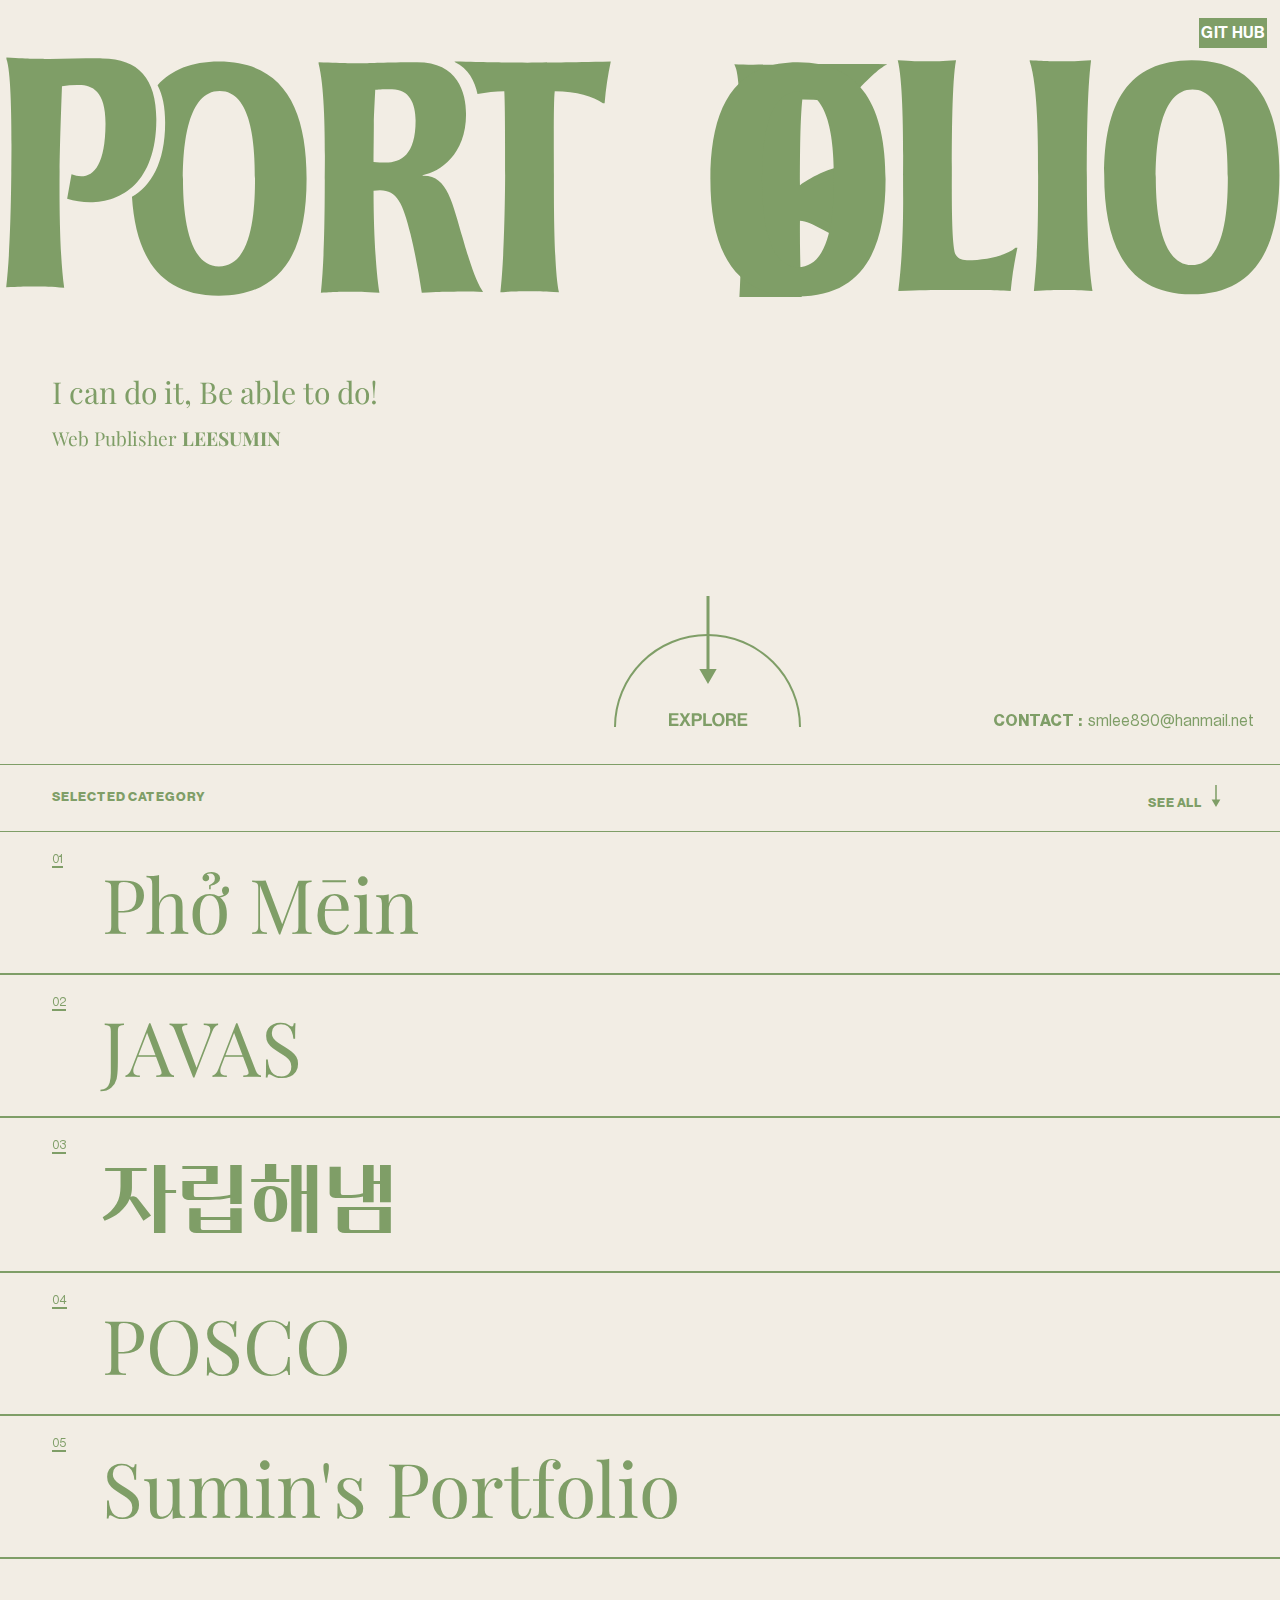
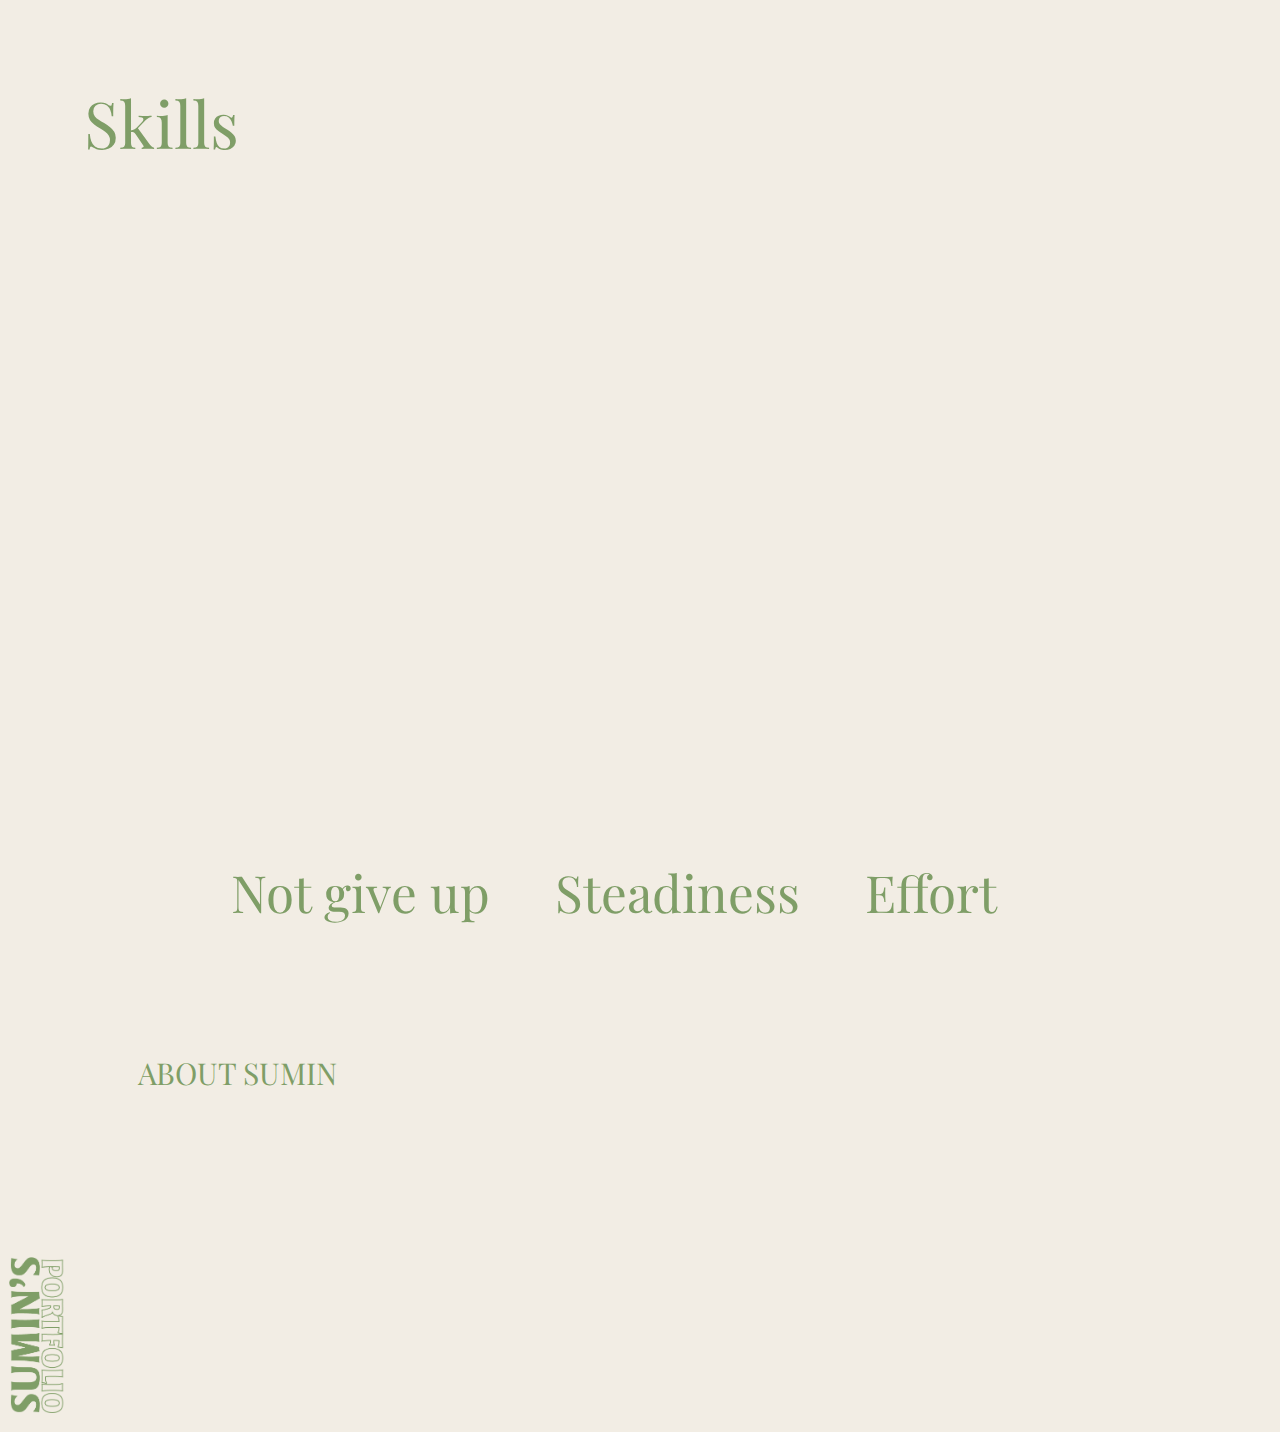
<file: index/index.html>
<!DOCTYPE html>
<html lang="ko">

<head>
    <meta charset="UTF-8">
    <meta http-equiv="X-UA-Compatible" content="IE=edge">
    <title>이수민_PORTFOLIO</title>
    <!-- reset -->
    <link rel="stylesheet" href="../common/reset.css">

    <!-- 폰트 -->
    <link rel="stylesheet" href="./fonts.css">

    <!-- favicon -->
    <link rel="icon" href="./images/favicon.ico" type="image/x-icon">

    <!-- 오픈그래피 -->
    <meta property="og:title" content="PORTFOLIO">
    <meta property="og:description" content="이수민의 포트폴리오입니다👋">
    <meta property="og:image" content="">
    <meta property="og:url" content="https://sumiiiiiiin.github.io/portfolio/index/index">

    <!-- icon -->
    <link rel="stylesheet"
        href="https://fonts.googleapis.com/css2?family=Material+Symbols+Outlined:opsz,wght,FILL,GRAD@20..48,100..700,0..1,-50..200" />

    <!-- AOS css -->
    <link href="https://unpkg.com/aos@2.3.1/dist/aos.css" rel="stylesheet">

    <!-- 내 style css -->
    <link rel="stylesheet" href="index.css">

    <!-- jQuery -->
    <script src="../common/jquery-3.7.0.min.js"></script>

    <!-- AOS js -->
    <script src="https://unpkg.com/aos@2.3.1/dist/aos.js"></script>

    <!-- swiper js -->
    <script src="../common/swiper-bundle.min.js"></script>

    <!-- 내가 쓴 js -->
    <script defer src="./index.js"></script>
</head>

<body>
    <!-- header 포트폴리오txt + 깃허브btn -->
    <header>
        <div class="portfolio-svg-container">
            <div class="portfolio-svg">
                <svg viewBox="0 0 1872 361" fill="none" xmlns="http://www.w3.org/2000/svg">
                    <path
                        d="M98.2042 217.501L104.589 181.871C130.893 191.506 153.738 177.819 154.314 108.441C154.717 59.8759 134.899 51.2863 115.822 51.128C107.405 50.929 98.9864 51.5218 90.6401 52.9013C89.5692 84.1147 87.4918 138.778 87.1724 177.266C86.6295 242.68 88.1242 307.119 93.8753 347.806C74.4049 346.157 65.8812 346.086 51.2692 345.965C37.063 345.847 35.0336 345.83 9.0443 347.101C15.6098 289.667 16.2926 207.405 16.527 179.158C16.6874 159.831 18.5193 36.9394 9.38125 13.0751L9.39771 11.0928C48.3467 13.3984 51.192 12.9265 65.3982 13.0444C92.4575 13.269 123.453 12.0394 149.836 12.2584C203.007 12.6997 229.147 42.1567 228.645 102.615C227.831 217.09 148.813 233.284 98.2042 217.501Z"
                        fill="#7F9E67" />
                    <path
                        d="M320.098 17C279.951 17 250.748 29.2913 230.469 51.4853C237.849 65.4851 241.525 83.6982 241.525 106.224C241.525 165.391 220.453 198.583 193 214.772C198.657 303.482 234.487 359.348 320.085 359.348C413.963 359.348 448.399 293.165 448.399 188.166C448.413 84.1792 413.977 17 320.098 17ZM320.098 316.569C274.184 316.569 267.625 236.95 267.625 188.182C267.625 139.415 274.184 59.7956 321.328 59.7956C368.473 59.7956 372.982 139.415 372.982 188.182C372.982 236.95 368.473 316.569 320.098 316.569Z"
                        fill="#7F9E67" />
                    <path
                        d="M659.086 353.509C646.377 353.509 641.048 353.509 616.861 355C612.655 326.169 607.182 297.63 600.463 269.507C588.165 219.305 578.736 200.914 546.35 205.885C546.35 282.431 551.679 337.106 554.959 355C531.592 353.509 522.573 353.509 509.865 353.509C495.516 353.509 493.876 353.509 469.28 355C475.019 303.307 475.019 218.808 475.019 190.476C475.019 162.145 477.069 62.7345 466 19.9882V18C507.405 19.4912 516.424 19.4911 529.132 19.4911C541.431 19.4911 562.748 18 609.892 18C670.154 18 681.633 62.7345 681.633 94.0486C681.633 152.701 643.508 178.547 618.091 183.021V184.015C654.576 182.524 661.545 224.276 676.714 274.975C679.583 284.916 693.111 333.13 705 351.521L706.5 354C681.903 352.509 670.564 353.509 659.086 353.509ZM607.842 103.493C607.842 77.646 598.413 57.267 573.407 57.267C560.698 57.267 556.189 57.267 548.81 58.2611C548.4 68.6991 546.76 96.5339 546.76 107.469C546.76 123.872 546.35 150.215 546.35 163.636C551.269 164.133 559.878 164.63 563.978 164.63C586.525 164.63 607.842 153.198 607.842 103.493Z"
                        fill="#7F9E67" />
                    <path
                        d="M771.588 18.4929C740.841 18.4929 735.922 18.4929 665 17V17.6801C685.498 27.6326 694.708 46.1441 698.357 64.523C711.296 61.7107 724.416 60.2953 737.562 60.2933C738.791 79.203 738.791 152.354 738.791 183.206C738.791 211.571 737.562 305.124 731.822 354.389C754.78 352.896 757.649 352.896 775.277 352.896C792.495 352.896 794.545 353.394 817.502 354.389C809.713 319.058 810.123 211.571 810.123 183.206C810.123 149.866 809.303 75.222 811.353 60.2933C843.739 60.2933 867.106 68.2552 881.864 77.7101H884.297C886.045 57.2276 889.06 36.9337 893.316 17C828.161 18.4929 806.023 18.4929 771.588 18.4929Z"
                        fill="#7F9E67" />
                    <path
                        d="M974.996 207.983C988.852 208.248 1014.62 227.224 1025.11 229.264C1017.53 217.088 1018.03 188.005 1018.03 184.515C1018.03 181.025 1026.5 142.635 1027.35 141.766C1002.34 145.083 973.629 165.187 974.996 165.187C974.996 123.884 975.405 83.5768 977.865 60.1885C996.366 60.1897 1014.83 62.0818 1033.07 65.8448C1044.71 45.5749 1072.54 22.7389 1072.82 22.8115C1073.32 22.2298 1080.79 17.2745 1081.36 17.258C1033.07 16.6777 985.232 17.2579 985.232 17.2579C957.294 16.9284 919.407 18.757 895 17.3929L896.214 20.4122C902.689 33.2089 903.609 120.401 903.609 187.083C903.609 268.195 901.97 308.503 896.23 354.782C910.989 353.786 924.517 353.289 939.275 353.289C954.033 353.289 969.202 353.289 983.96 354.782C976.635 328.905 974.586 258.243 974.996 207.983Z"
                        fill="#7F9E67" />
                    <path
                        d="M1295.22 189.182C1295.22 294.181 1260.78 360.365 1166.9 360.365C1073.03 360.365 1039 293.186 1039 189.182C1039 85.1792 1073.03 18 1166.9 18C1260.78 18 1295.22 85.1792 1295.22 189.182ZM1114.43 189.182C1114.43 237.95 1120.99 317.569 1166.9 317.569C1215.28 317.569 1219.79 237.95 1219.79 189.182C1219.79 140.415 1215.28 60.7956 1168.13 60.7956C1120.99 60.7956 1114.43 140.415 1114.43 189.182Z"
                        fill="#7F9E67" />
                    <path
                        d="M1478.21 352.389C1449.51 350.896 1434.75 350.896 1390.48 350.896C1360.55 350.896 1347.03 350.896 1313.82 352.389C1322.43 283.717 1320.79 215.542 1320.79 184.192C1320.79 165.78 1322.43 52.3218 1313 15C1336.37 16.4929 1341.29 16.4929 1354.81 16.4929C1368.34 16.4929 1378.59 16.4929 1398.27 15C1391.71 48.3408 1392.12 153.339 1392.12 182.699C1392.12 206.087 1391.3 289.688 1397.86 299.641C1401.14 304.617 1405.24 307.603 1414.26 307.603C1443.36 307.603 1472.47 300.138 1485.18 289.191H1488.05C1483.56 309.952 1480.27 331.07 1478.21 352.389Z"
                        fill="#7F9E67" />
                    <path
                        d="M1556.83 350.896C1542.08 350.896 1531.83 350.896 1512.15 352.389C1517.89 293.669 1518.3 259.333 1518.3 184.192C1518.3 135.923 1518.3 53.317 1506 16.4929V15C1533.47 16.4929 1538.8 16.4929 1553.55 16.4929C1565.03 16.4929 1576.51 16.4929 1595.78 15C1590.04 59.7861 1589.63 131.444 1589.63 185.685C1589.63 234.452 1590.86 310.091 1597.83 352.389C1581.02 351.394 1571.59 350.896 1556.83 350.896Z"
                        fill="#7F9E67" />

                    <path
                        d="M1871.22 182.865C1871.22 287.864 1836.78 357.365 1742.9 357.365C1649.03 357.365 1615 286.868 1615 182.865C1615 78.8617 1649.03 15 1742.9 15C1836.78 15 1871.22 78.8617 1871.22 182.865ZM1690.43 186.182C1690.43 234.95 1696.99 314.569 1742.9 314.569C1791.28 314.569 1795.79 234.95 1795.79 186.182C1795.79 137.415 1791.28 57.7956 1744.13 57.7956C1696.99 57.7956 1690.43 137.415 1690.43 186.182Z"
                        fill="#7F9E67" />
                </svg>
            </div>
        </div>

        <!-- data-aos="fade-up" data-aos-duration="800" -->

        <!-- 깃허브 바로가기 btn
        <div class="dropdown">
            <input type="checkbox" id="my-dropdown" value="" name="my-checkbox">

            <label for="my-dropdown" data-toggle="dropdown">
                Git Hub
            </label>

            <ul>
                <li><a href="https://github.com/sumiiiiiiin/portfolio" target="_blank">포트폴리오</a></li>
                <li><a href="https://github.com/sumiiiiiiin/sumin_Ex" target="_blank">과제모아보기</a></li>
            </ul>
        </div> -->

        <!-- 기존 버튼 스타일 -->
        <div class="git_btn">
            <span> <a href="https://github.com/sumiiiiiiin" target="_blank">Git Hub</a></span>
        </div>
    </header>


    <!----- main, 포트폴리오 글씨 아래 영역 ----->
    <main class="main-txt">
        <div class="main-txt2 layout-wrapper">
            <h3>I can do it, Be able to do!</h3>
            <p class="name"> Web Publisher <span>LEESUMIN</span> </p>

            <div class="main-mail">
                <p><span class="mail_bold">contact&nbsp;&nbsp;:</span>&nbsp;&nbsp;smlee890@hanmail.net</p>
            </div>

            <div class="explore-svg">
                <a href="#category">
                    <svg width="187" height="131" viewBox="0 0 187 131" fill="none" xmlns="http://www.w3.org/2000/svg">
                        <path
                            d="M1.00002 131C1.00002 106.6 10.7455 83.1995 28.0926 65.9462C45.4397 48.6928 68.9675 39 93.5 39C118.033 39 141.56 48.6928 158.907 65.9462C176.254 83.1995 186 106.6 186 131"
                            stroke="#7F9E67" stroke-width="2" class="svg-elem-1"></path>
                        <path
                            d="M94 88L102.66 73L85.3397 73L94 88ZM92.5 6.55671e-08L92.5 74.5L95.5 74.5L95.5 -6.55671e-08L92.5 6.55671e-08Z"
                            fill="#7F9E67" class="svg-elem-2"></path>
                        <path
                            d="M54.99 130V117.13H64.458V119.326H57.6V122.206H63.612V124.348H57.6V127.822H64.512V130H54.99ZM65.2885 130L69.4465 123.268L65.5945 117.13H68.5285L70.9045 121.198H70.9405L73.3165 117.13H76.1605L72.3805 123.25L76.6465 130H73.6045L70.9765 125.302H70.9405L68.2765 130H65.2885ZM77.7888 130V117.13H83.4408C84.9048 117.13 86.0268 117.532 86.8068 118.336C87.5748 119.128 87.9588 120.106 87.9588 121.27C87.9588 122.494 87.5748 123.478 86.8068 124.222C86.0388 124.966 84.9888 125.338 83.6568 125.338H80.4888V130H77.7888ZM80.4888 119.398V123.214H83.1888C83.8608 123.214 84.3768 123.046 84.7368 122.71C85.0968 122.362 85.2768 121.888 85.2768 121.288C85.2768 120.688 85.0968 120.226 84.7368 119.902C84.3768 119.566 83.8728 119.398 83.2248 119.398H80.4888ZM89.2498 130V117.13H91.8598V127.822H97.9078V130H89.2498ZM108.912 128.416C107.784 129.664 106.284 130.288 104.412 130.288C102.54 130.288 101.034 129.664 99.8935 128.416C98.7655 127.156 98.2015 125.548 98.2015 123.592C98.2015 121.636 98.7655 120.028 99.8935 118.768C101.034 117.508 102.54 116.878 104.412 116.878C106.284 116.878 107.784 117.508 108.912 118.768C110.04 120.028 110.604 121.636 110.604 123.592C110.604 125.548 110.04 127.156 108.912 128.416ZM101.784 126.868C102.408 127.72 103.29 128.146 104.43 128.146C105.57 128.146 106.44 127.726 107.04 126.886C107.64 126.034 107.94 124.936 107.94 123.592C107.94 122.248 107.64 121.15 107.04 120.298C106.44 119.446 105.57 119.02 104.43 119.02C103.29 119.02 102.408 119.446 101.784 120.298C101.172 121.15 100.866 122.248 100.866 123.592C100.866 124.924 101.172 126.016 101.784 126.868ZM112.031 130V117.13H117.935C119.171 117.13 120.167 117.46 120.923 118.12C121.691 118.78 122.075 119.644 122.075 120.712C122.075 122.356 121.289 123.394 119.717 123.826V123.88C120.329 124.06 120.785 124.348 121.085 124.744C121.397 125.128 121.595 125.704 121.679 126.472C121.703 126.76 121.727 127.102 121.751 127.498C121.787 127.882 121.811 128.188 121.823 128.416C121.847 128.644 121.871 128.872 121.895 129.1C121.931 129.328 121.973 129.508 122.021 129.64C122.081 129.76 122.153 129.838 122.237 129.874V130H119.735C119.687 129.976 119.645 129.934 119.609 129.874C119.573 129.802 119.543 129.706 119.519 129.586C119.495 129.466 119.471 129.346 119.447 129.226C119.435 129.094 119.417 128.932 119.393 128.74C119.381 128.536 119.369 128.362 119.357 128.218C119.345 128.062 119.327 127.864 119.303 127.624C119.291 127.372 119.279 127.174 119.267 127.03C119.159 125.566 118.319 124.834 116.747 124.834H114.641V130H112.031ZM114.641 119.236V122.818H117.413C118.097 122.818 118.619 122.656 118.979 122.332C119.351 122.008 119.537 121.582 119.537 121.054C119.537 120.514 119.363 120.076 119.015 119.74C118.667 119.404 118.157 119.236 117.485 119.236H114.641ZM123.756 130V117.13H133.224V119.326H126.366V122.206H132.378V124.348H126.366V127.822H133.278V130H123.756Z"
                            fill="#7F9E67" class="svg-elem-3"></path>
                    </svg></a>
            </div>
        </div>
    </main>


    <!-- div1, selected category-->
    <div class="selected-line">
        <ul class="selected layout-wrapper">
            <li>selected category</li>
            <li>see all
                <svg width="24px" height="22px" viewBox="0 0 12 29" fill="none" xmlns="http://www.w3.org/2000/svg">
                    <path d="M6 29L11.7735 19L0.226496 19L6 29ZM5 -7.38572e-08L5 20L7 20L7 7.38572e-08L5 -7.38572e-08Z"
                        fill="#7F9E67" />
                </svg>
            </li>
        </ul>
    </div>


    <!----- div2, 메뉴 카테고리 ----->
    <!-- 상위 영역에서 see all 클릭시 해당 영역으로 이동하기 위해 id 추가 -->
    <div class="main-category" id="category">

        <div class="category-txt">
            <ul class="category category1 layout-wrapper">
                <li>01</li>
                <li><a href="../phomein/phomein_sub/pomein_sub.html">Phở Mēin</a></li>
                <li class="focus-in-expand-fwd"><a href="../phomein/phomein.html" target="_blank">view more</a></li>
            </ul>
        </div>

        <div class="category-txt">
            <ul class="category category2 layout-wrapper">
                <li>02</li>
                <li><a href="../javas_sub/javas_sub.html">JAVAS</a></li>
                <li class="focus-in-expand-fwd"><a href="https://2023javas.github.io/JAVAS_project/index"
                        target="_blank">view more</a>
                </li>
            </ul>
        </div>

        <div class="category-txt">
            <ul class="category category3 layout-wrapper ">
                <li>03</li>
                <li><a href="../uiux/uiux.html">자립해냄</a></li>
                <li class="focus-in-expand-fwd"><a href="../uiux/uiux.html">view more</a></li>
            </ul>
        </div>

        <div class="category-txt">
            <ul class="category category4 layout-wrapper">
                <li>04</li>
                <li><a href="../posco/posco_Sub/posco_sub.html">POSCO</a></li>
                <li class="focus-in-expand-fwd"><a href="../posco/posco.html" target="_blank">view more</a></li>
            </ul>
        </div>

        <div class="category-txt">
            <ul class="category category5 layout-wrapper">
                <li>05</li>
                <li><a href="https://github.com/sumiiiiiiin/portfolio" target="_blank">sumin's portfolio</a></li>
                <li class="focus-in-expand-fwd"><a href="https://github.com/sumiiiiiiin/portfolio" target="_blank">view
                        more</a>
                </li>
            </ul>
        </div>
    </div>


    <!----- div3, skill 설명 ----->
    <div class="skill">
        <div class="skill-div layout-wrapper">

            <h1>skills</h1>

            <div class="skill-txt">

                <div class="skill-top" data-aos="fade-up" data-aos-duration="800" data-aos-offset="100">
                    <div class="skill-top1">
                        <p>A.&nbsp;&nbsp;HTML5 & CSS3</p>
                        <ul>
                            <li>웹 접근성을 고려한 시맨틱 마크업</li>
                            <li>미디어쿼리를 이용한 반응형 웹 구현</li>
                            <li>Flex, Grid, Position을 사용한 다양한 레이아웃</li>
                            <li>애니메이션과 트랜지션을 이용한 스타일 및 이벤트 적용</li>
                        </ul>
                    </div>

                    <div class="skill-top2">
                        <p>B.&nbsp;&nbsp;JavaScript & jQuery</p>
                        <ul>
                            <li>ES+6 문법 사용 및 이해</li>
                            <li>비동기 통신 ​AJAX 활용 : $.ajax(), fetch 이용 webAPI 사용</li>
                            <li>JavaScript를 이용한 scroll, mouse 이벤트 활용</li>
                            <li>다양한 plugIn 사용</li>
                        </ul>
                    </div>
                </div>

                <div class=" skill-bottom" data-aos="fade-up" data-aos-duration="800" data-aos-offset="300">
                    <div class="skill-bottom1">
                        <p>C.&nbsp;&nbsp;Tool</dt>
                        <ul>
                            <li>VSCode 사용</li>
                            <li>Figma UI/UX 디자인 및 프로토타입 제작</li>
                            <li>photoshop & illustrator 이벤트,프로모션, 아이콘 등의 편집 및 디자인</li>

                        </ul>
                    </div>

                    <div class=" skill-bottom2">
                        <p>D.&nbsp;&nbsp;Git & GitHub</p>
                        <ul>
                            <li>CLI 기반 Git bash 사용</li>
                            <li>git Organization을 통한 팀 프로젝트 협업 및 작업물 공유</li>


                        </ul>
                    </div>
                </div>

            </div>

        </div>
    </div>


    <!----- div4, 키워드 ----->
    <div class="keyword">
        <div class="keyword-txt">
            <p>Not give up</p>
            <p>Steadiness</p>
            <p>Effort</p>
        </div>
    </div>


    <!----- footer about 페이지 ----->
    <footer>
        <h1>포트폴리오 이미지</h1>

        <div class="about-me layout-wrapper">
            <div class="about-txt">

                <h3>About sumin</h3>

                <div class="intro" data-aos="fade-up" data-aos-duration="1000">
                    <p>안녕하세요.</p>
                    <p>"할 수 있다. 하면 된다" 당찬 포부처럼 포기하지 않는 신입 웹퍼블리셔 <span><strong>이수민</strong></span>입니다.
                    <p>노력한 만큼 나타나고
                        도전하여 이뤄낸 결과물에서 오는 뿌듯함과 성취감이 좋아 웹 퍼블리셔를 선택하고 도전했습니다.</p>
                    <p>변화에 맞게 꾸준히 노력하고 성장하며 현실에 안주하지 않는 <span><strong>웹퍼블리셔</strong></span>가
                        되겠습니다. </p>
                </div>

            </div>
        </div>

    </footer>

</body>

</html>
</file>
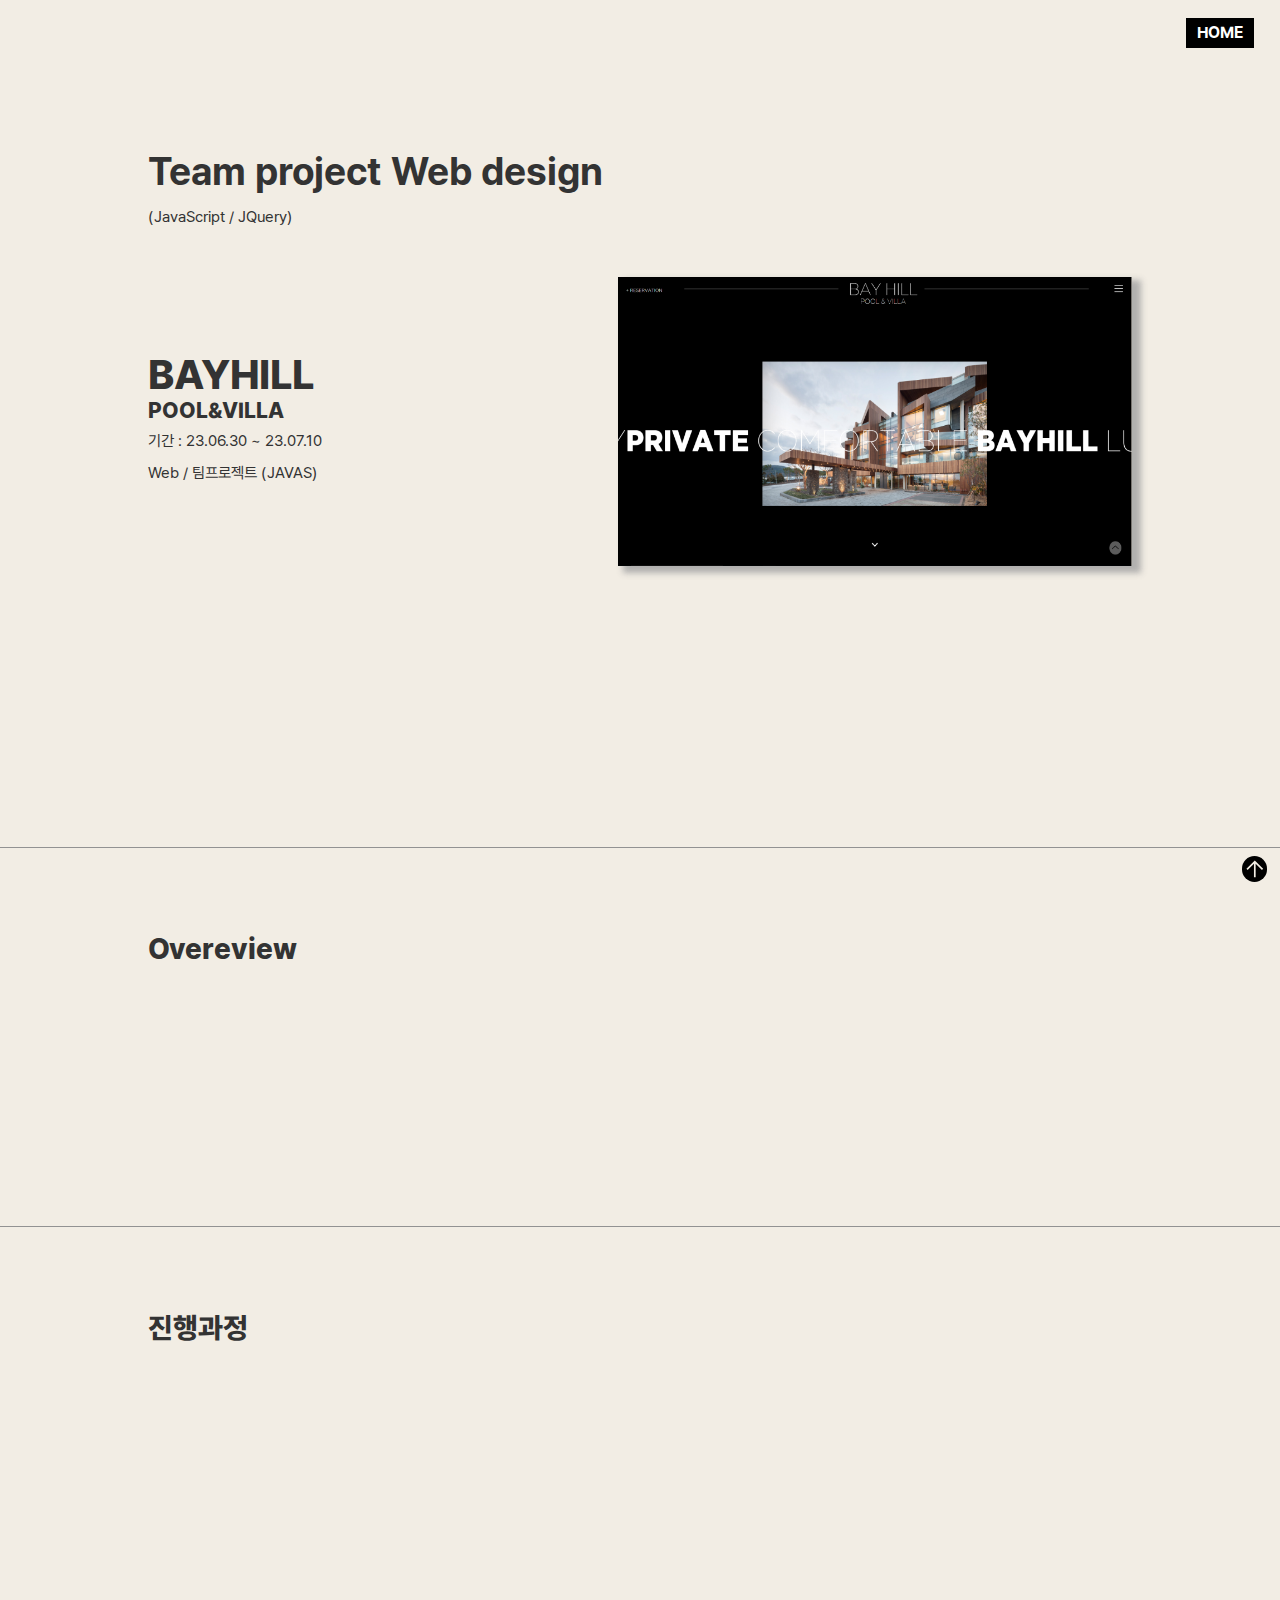
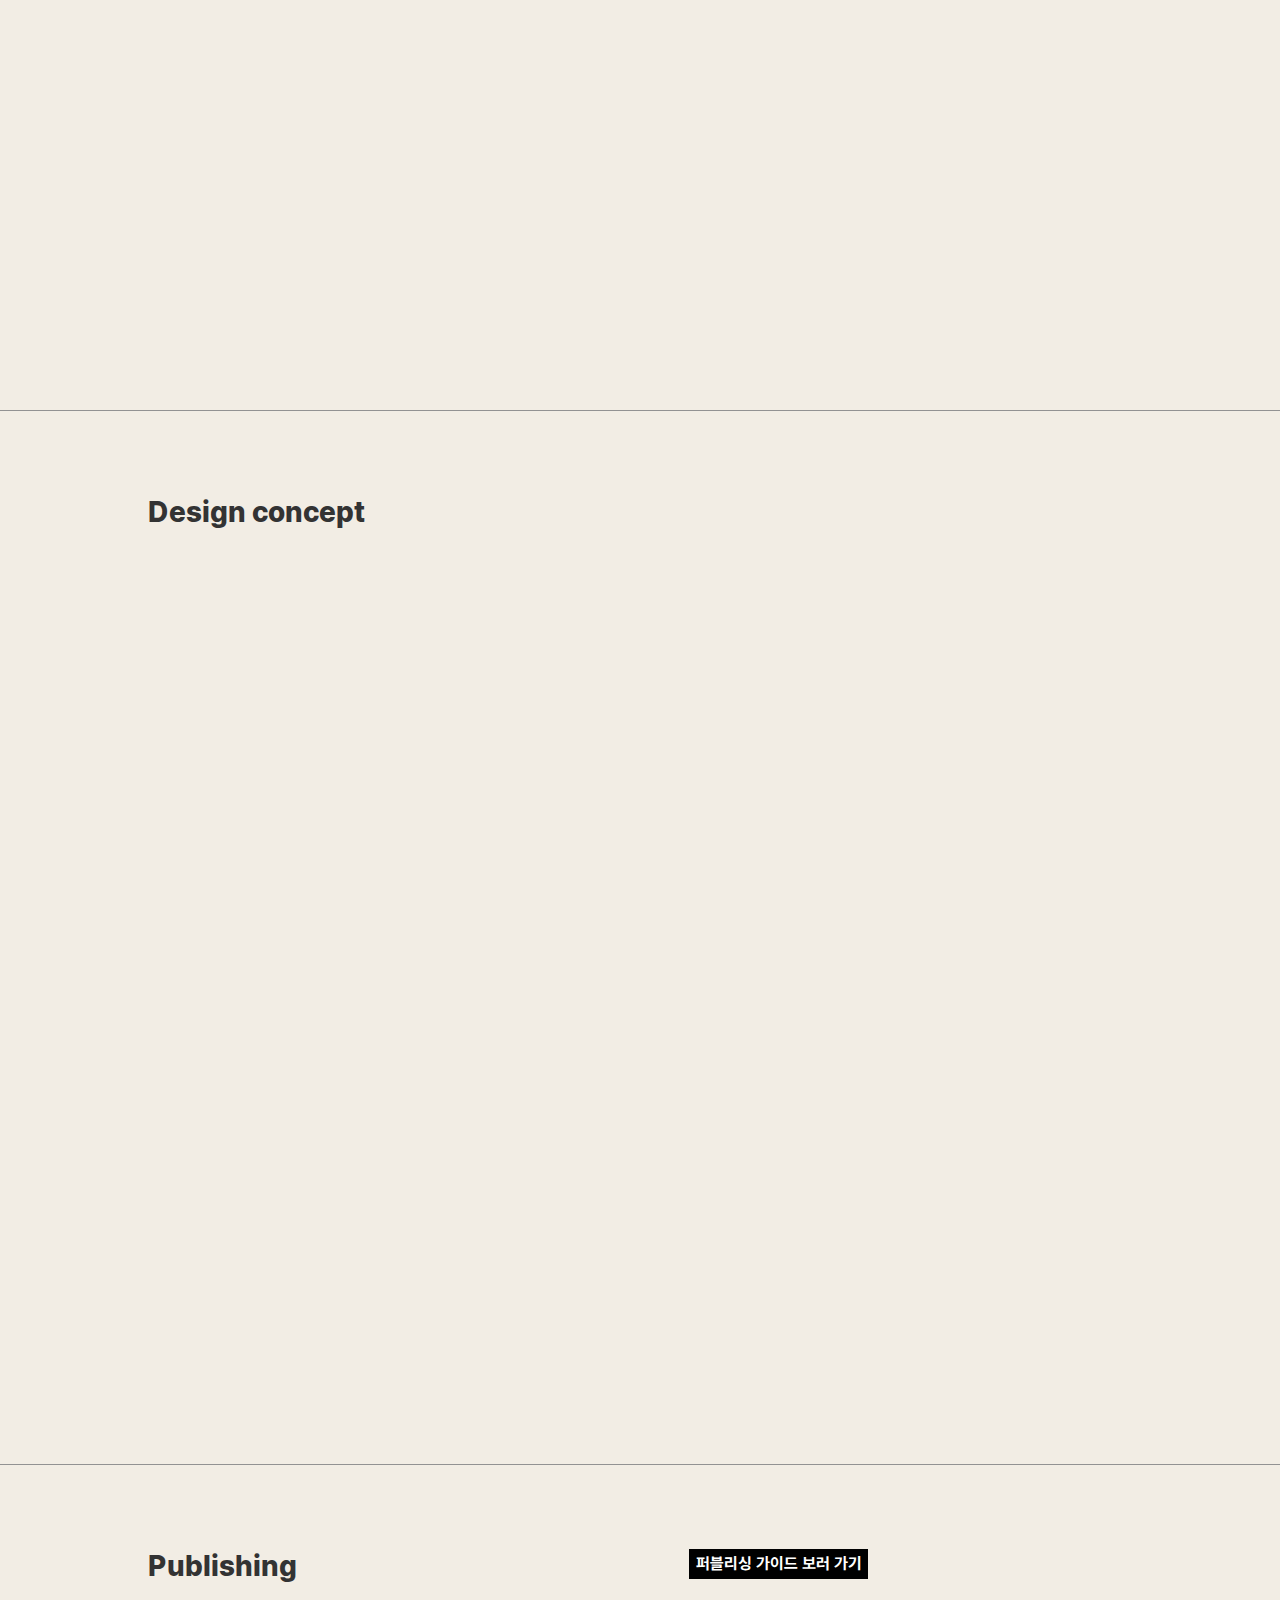
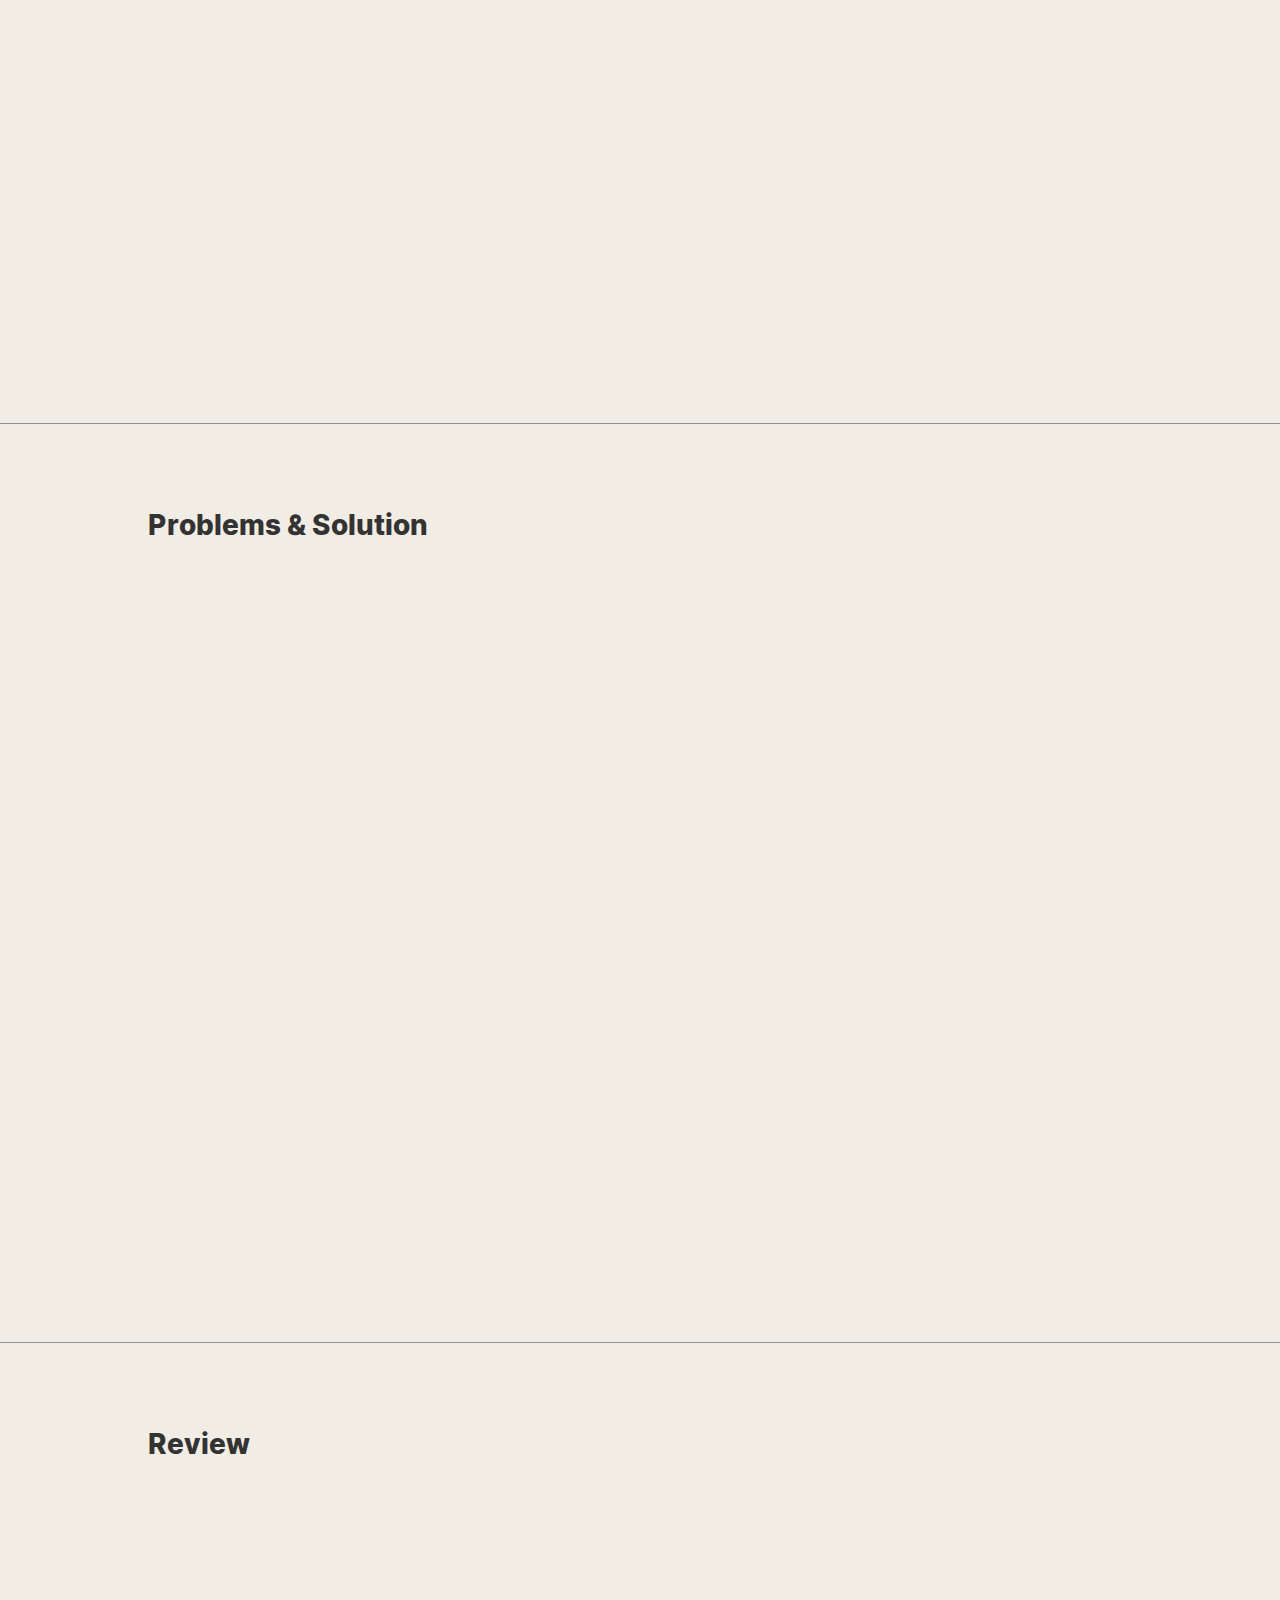
<file: javas_sub/javas_sub.html>
<!DOCTYPE html>
<html lang="ko">

<head>
    <meta charset="UTF-8">
    <meta name="viewport" content="width=device-width, initial-scale=1">
    <meta http-equiv="X-UA-Compatible" content="IE=edge">
    <title>이수민_PORTPOLIO</title>
    <!-- reset -->
    <link rel="stylesheet" href="../common/reset.css">

    <!-- favicon -->
    <link rel="icon" href="../index/images/favicon.ico" type="image/x-icon">


    <!-- fonts -->
    <link rel="stylesheet" href="../common/fonts.css">

    <!-- AOS css -->
    <link href="https://unpkg.com/aos@2.3.1/dist/aos.css" rel="stylesheet">

    <!-- 내가 쓴 css -->
    <link rel="stylesheet" href="./javas_sub.css">

    <!-- jQuery -->
    <script src="../common/jquery-3.7.0.min.js"></script>

    <!-- AOS js -->
    <script src="https://unpkg.com/aos@2.3.1/dist/aos.js"></script>

    <!-- swiper js -->
    <script src="../common/swiper-bundle.min.js"></script>

    <!-- 내가 쓴 js -->
    <script defer src="./javas_sub.js"></script>
</head>

<body>
    <!-- 홈버튼 -->
    <header>
        <div class="home_btn">
            <span> <a href="../index/index.html">home</a></span>
        </div>
    </header>

    <!-- main_intro -->
    <main class="line">
        <div class="main_intro layout-wrapper">

            <h1>Team project Web design </h1>
            <p>(JavaScript / JQuery)</p>

            <div class="img_txt flex">
                <div class="intro_txt">
                    <h2>BAYHILL <br><span class="small">POOL&VILLA</span></h2>
                    <p>기간 : 23.06.30 ~ 23.07.10</p>
                    <p>Web / 팀프로젝트 (JAVAS)</p>
                </div>

                <img src="./images/javas_sub_main.png" alt="팀프로젝트 베이힐 메인 페이지 화면 캡쳐" data-aos="zoom-in-up"
                    data-aos-duration="1000">
            </div>

        </div>
    </main>

    <!-- overeview -->
    <div class="overeview line">
        <div class="overeview_intro layout-wrapper flex">

            <h1>Overeview</h1>

            <div class="overeview_txt" data-aos="fade-left" data-aos-duration="1000">
                <p>기존 사이트의 디자인이 사용자들의 이목을 끄는데 다소 부족하다는 생각이 들었습니다. </p>
                <p>선정한 사이트가 호텔&리조트 사이트인 만큼 이미지에 맞게 깔끔하고 고급스러운 이미지를 콘셉트로 디자인을 진행했습니다.<br>또한 비슷한 페이지가 많아 디자인의 통일성을 주고 다양한
                    스크립트 효과를 적용하는 것을 목표로 삼았습니다.</p>
            </div>

        </div>
    </div>

    <!-- 진행과정 -->
    <div class="process line">
        <div class="process_intro layout-wrapper flex">

            <h1>진행과정</h1>

            <div class="process_txt">
                <div class="process_txt_top" data-aos="fade-left" data-aos-duration="1000">
                    <p>1. 팀 결성 및 리더, 깃허브 관리자 선정<br>
                        2. 리디자인 사이트 선정<br>
                        3. 리디자인 사이트 디자인 및 수정, 컨펌<br>
                        4. 스타일 가이드, 퍼블리싱 가이드 작성<br>
                        5. 폴더 및 공통 파일 정리<br>
                        6. 퍼블리싱 시작<br>
                        7. 메인 페이지와 서브 페이지 경로 연결<br>
                        8. 퍼블리싱 완성본 컨펌 및 피드백, 수정<br>
                        9. 보고서, 기술서 작성</p>

                </div>

                <div class="process_work flex" data-aos="fade-left" data-aos-duration="1000">
                    <h3><span class="half-highlight">담당업무</span></h3>
                    <ul>
                        <li>팀원들 간의 정보 및 의견 조율, 전달</li>
                        <li>리디자인 사이트 선정 및 디자인</li>
                        <li>메인 페이지 디자인 및 퍼블리싱</li>
                    </ul>
                </div>
            </div>

        </div>
    </div>

    <!-- design concept -->
    <div class="design line">
        <div class="design_intro layout-wrapper">

            <h1>Design concept</h1>

            <div class="design_box flex">
                <img src="./images/javas_sub_design.png" alt="베이힐 설명 페이지 화면 캡쳐" data-aos="zoom-in"
                    data-aos-duration="1000">

                <div class="design_txt" data-aos="fade-left" data-aos-duration="1000">
                    <p>“제주도 최고의 럭셔리 풀빌라” 베이힐 풀 앤 빌라의 브랜드 슬로건에 맞게 전체적으로 블랙, 화이트 색상을 선택하여 모던하고 세련된 디자인을 하였습니다 </p>
                    <p>또한, 두 컬러의 강렬한 대비로 눌러야 하는 버튼에 포인트를 주었습니다</p>
                </div>
            </div>

            <div class="style flex">
                <ul data-aos="fade-up">
                    <li class="bold">Keyword</li>
                    <li class="txt_size">#세련됨&nbsp;&nbsp;&nbsp;#고급스러움&nbsp;&nbsp;&nbsp;#깔끔함</li>
                </ul>

                <ul data-aos="fade-up">
                    <li class="bold">Fonts</li>
                    <li class="txt_size">영문 : Gotham</li>
                    <li class="txt_size">한글 : Pretendard&nbsp;&nbsp;/&nbsp;&nbsp;NanumSquare</li>
                </ul>

                <ul data-aos="fade-up">
                    <li class="bold">Color</li>
                    <li><img src="./images/javas_style_color.png" alt="javas 스타일 가이드 컬러표"></li>

                    <ul class="color_tag">
                        <li>#000000</li>
                        <li>#EAE8E1</li>
                        <li>#FFFFFF</li>
                    </ul>
                </ul>
            </div>

        </div>
    </div>

    <!-- publishing -->
    <div class="publishing line">
        <div class="publishing_intro layout-wrapper flex">

            <h1>Publishing </h1>

            <div class="publishing_right">
                <div class="guide_btn">
                    <span><a href="https://drive.google.com/file/d/1Q86YakHQx88vqg1I-az19qdOgKCvvcRW/view?usp=sharing"
                            target="_blank">퍼블리싱 가이드 보러 가기</a></span>
                </div>

                <ul class="publishing_txt" data-aos="fade-left" data-aos-duration="1000">
                    <li>JavaScript를 스크롤 이벤트 적용</li>
                    <li>flex 및 position 사용하여 웹페이지 레이아웃 제작</li>
                    <li>CSS, Animation을 활용한 동적 효과 구현</li>
                    <li>AOS 플러그인 사용으로 인한 지정한 영역 fade 효과 적용</li>
                    <li class="goto"><a
                            href="https://drive.google.com/file/d/1GfwNn-tPfU6EvGJH0_WQKnHw49dGEFlX/view?usp=sharing"
                            target="_blank">기술서
                            보러 가기</a></li>
                </ul>
            </div>

        </div>
    </div>


    <!-- problems&solution -->
    <div class="problem line">
        <div class="problem_intro layout-wrapper">

            <h1>Problems & Solution</h1>

            <div class="problem_txt">
                <div class="txt_box" data-aos="fade-left" data-aos-duration="1000">
                    <h3>1. position과 z-index 사용으로 인한 hover 이벤트 발생하지 않는 문제</h3>
                    <p>스크롤 시 상위 영역의 bottom을 만나면 footer 영역이 가려지도록 position: sticky, bottom: 0을 사용하였으나 a 태그를 사용한 요소에 hover
                        이벤트가 적용되지 않는 문제점 발생</p>
                    <p>일부 영역에 z-index 사용으로 인한 문제였으며 footer 영역에 z-index: 1을 주고 a 태그가 있는 footer-info 부분에 z-index: 2를 줬더니
                        hover 값이 적용 되도록 해결</p>
                </div>

                <div class="txt_box" data-aos="fade-left" data-aos-duration="1000">
                    <h3>2. Animation 적용 가로로 흘러가는 텍스트가 넘치는 현상 발생</h3>
                    <p>넘치는 요소 제어를 위한 overflow: hidden 을 사용해야 한다는 것을 알고 있었지만 값을 적용시켜도 요소들이 넘치는 문제가 해결되지 않음
                    </p>
                    <p>html 구조를 다시 살펴보니 형제 요소에 값을 적용했던 것이었다. 부모 요소에 적용하니 올바르게 해결</p>
                </div>

                <div class="txt_box" data-aos="fade-left" data-aos-duration="1000">
                    <h3>3. 이미지 박스 hover 시 텍스트와 이미지의 밝기가 함께 변화하는 문제 </h3>
                    <p>메인 페이지의 영역 중 3개의 이미지 박스에 hover 시 백그라운드 이미지만 밝아지는 이벤트가 발생하는데 텍스트도 함께 바뀌는 문제가 발생함
                    </p>
                    <p>
                        opacity 속성과 background: rgba();를 이용하였지만 지속적인 문제 발생<br>
                        그러나 배경을 혼합했을 때의 상태를 설정할 수 있는 background-blend-mode : multiply; (배경 혼합상태를 어둡게) 적용해 보니 문제를 해결할 수
                        있었음 </p>
                </div>
            </div>

        </div>
    </div>

    <!-- review -->
    <div class="review">
        <div class="review_intro layout-wrapper">

            <h1>Review</h1>


            <div class="txt_box flex" data-aos="fade-left" data-aos-duration="1000">
                <h3>1. 잘한 점</h3>
                <p class="box_right">
                    1. 동일한 디자인의 서브 페이지가 많은데 경로를 헷갈리지 않게 잘 연결시켜 놨다는 점<br>
                    2. 팀원들의 빠른 피드백 및 피드백 반영<br>
                    3. 각자 맡은 부분이 아니더라도 어려운 부분은 서로 도와가며 구현함<br>
                    4. 퍼블리싱 가이드와 디자인 가이드를 통해 팀원들과 협동하여 프로젝트 완성도를 높임
                </p>
            </div>

            <div class="txt_box flex" data-aos="fade-left" data-aos-duration="1000">
                <h3>2. 부족한 점</h3>
                <p class="box_right">
                    1. footer에서 깃허브 페이지 주소 hover가 디자인적으로 아쉬운 점<br>
                    2. 예약 화면에서 예약 창이 잘 보이지 않아 놓칠 수 있는 점<br>
                    3. 서브 페이지 이동 시 내부에서 이동이 아닌 새 창으로 열린다는 점
                </p>
            </div>

            <div class="txt_box flex" data-aos="fade-left" data-aos-duration="1000">
                <h3>3. 배운 점</h3>
                <p class="box_right">
                    JavaScript swiper 사용을 할 수 있다고 생각했는데 팀 프로젝트를 진행하면서 부족했던
                    부분들을 파악하고 배울 수 있었습니다.
                </p>
            </div>

            <div class="txt_box flex" data-aos="fade-left" data-aos-duration="1000">
                <h3>4. 총평</h3>

                <div class="box_right">
                    <p>JavaScript와 jQuery를 배우고 처음으로 하는 팀 프로젝트였습니다. 스스로 이해도가 낮다고 생각하여 팀원들에게 도움이 될 수 있을지 의문이었습니다.<br>
                        그러나 제가 잘 모르는 부분도 팀원들에게 도움을 받으며 구현할 수 있었고 포기하지 않고 노력하여 나온 결과물이라고 생각합니다. </p>
                    <p>그리고 제가 잘 모르는 부분을 구현하고 가르쳐 주는 팀원들을 보며 부족한 부분을 보완하고 공부해야겠다는 동기부여가 생기는 계기였습니다.<br>
                        또한 팀원들과 함께 주말 개인 시간까지 나누어가며 노력했기 때문에 아쉬움보다는 뿌듯함이 더 큰 프로젝트였습니다.
                    </p>
                    <p>다만 협업하면서 조금 아쉬웠던 점은 깃허브 협업 기능을 처음 사용하다 보니 충돌 상황을 자주 접하게 되었고 팀원들과 소통을 하고 효율적으로 파일 정리를 어떻게 해야 하는지
                        생각하고 배우는 계기였습니다.
                    </p>
                </div>
            </div>

        </div>

        <!-- 사이트보러가기 btn -->
        <div class="footer_btn">
            <span> <a href="https://2023javas.github.io/JAVAS_project/index" target="_blank">사이트 보러 가기</a></span>
        </div>

    </div>

    <!-- top_btn -->
    <div class="top_btn">
        <a href="#">
            <svg xmlns="http://www.w3.org/2000/svg" viewBox="0 -960 960 960">
                <path
                    d="M448.5-166.667v-505.667L211.333-435.5 166.667-480 480-793.333 793.333-480l-44.666 44.5-236.834-236.834v505.667H448.5Z" />
            </svg></a>
    </div>

</body>

</html>
</file>
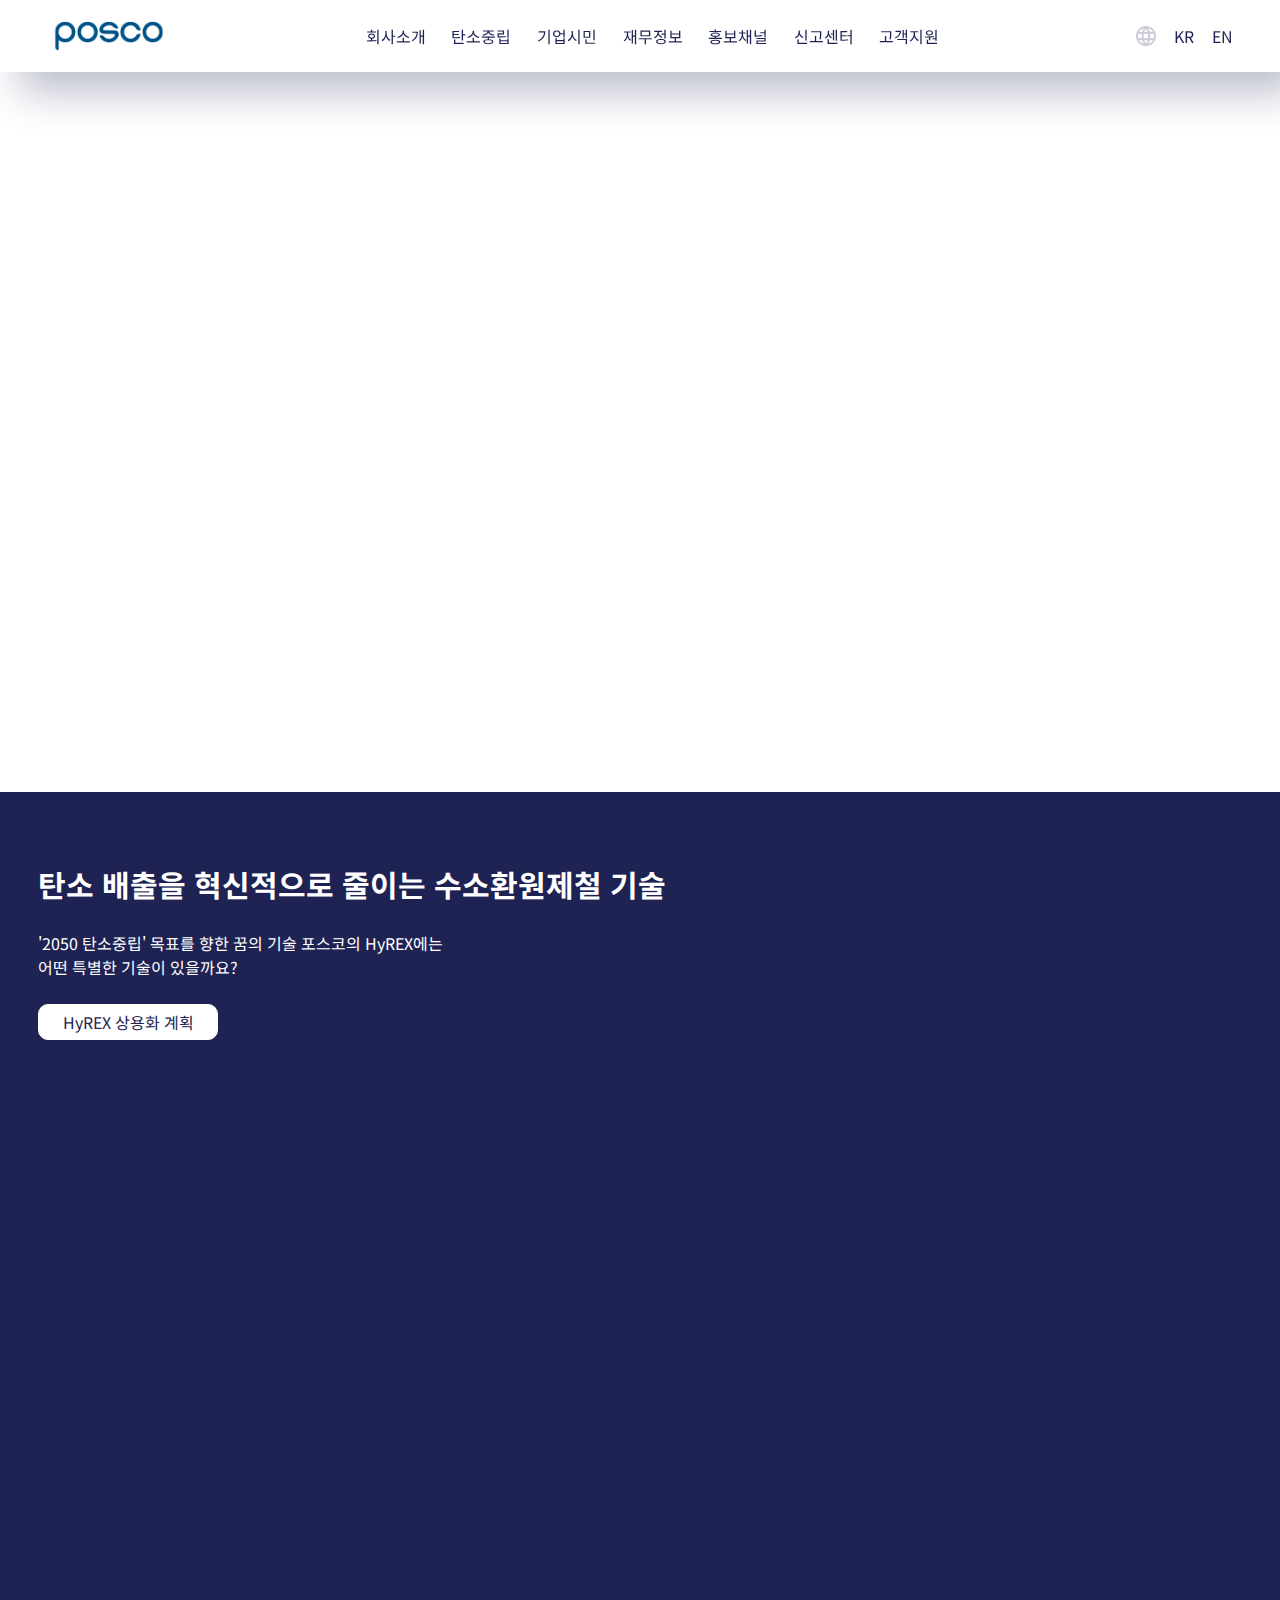
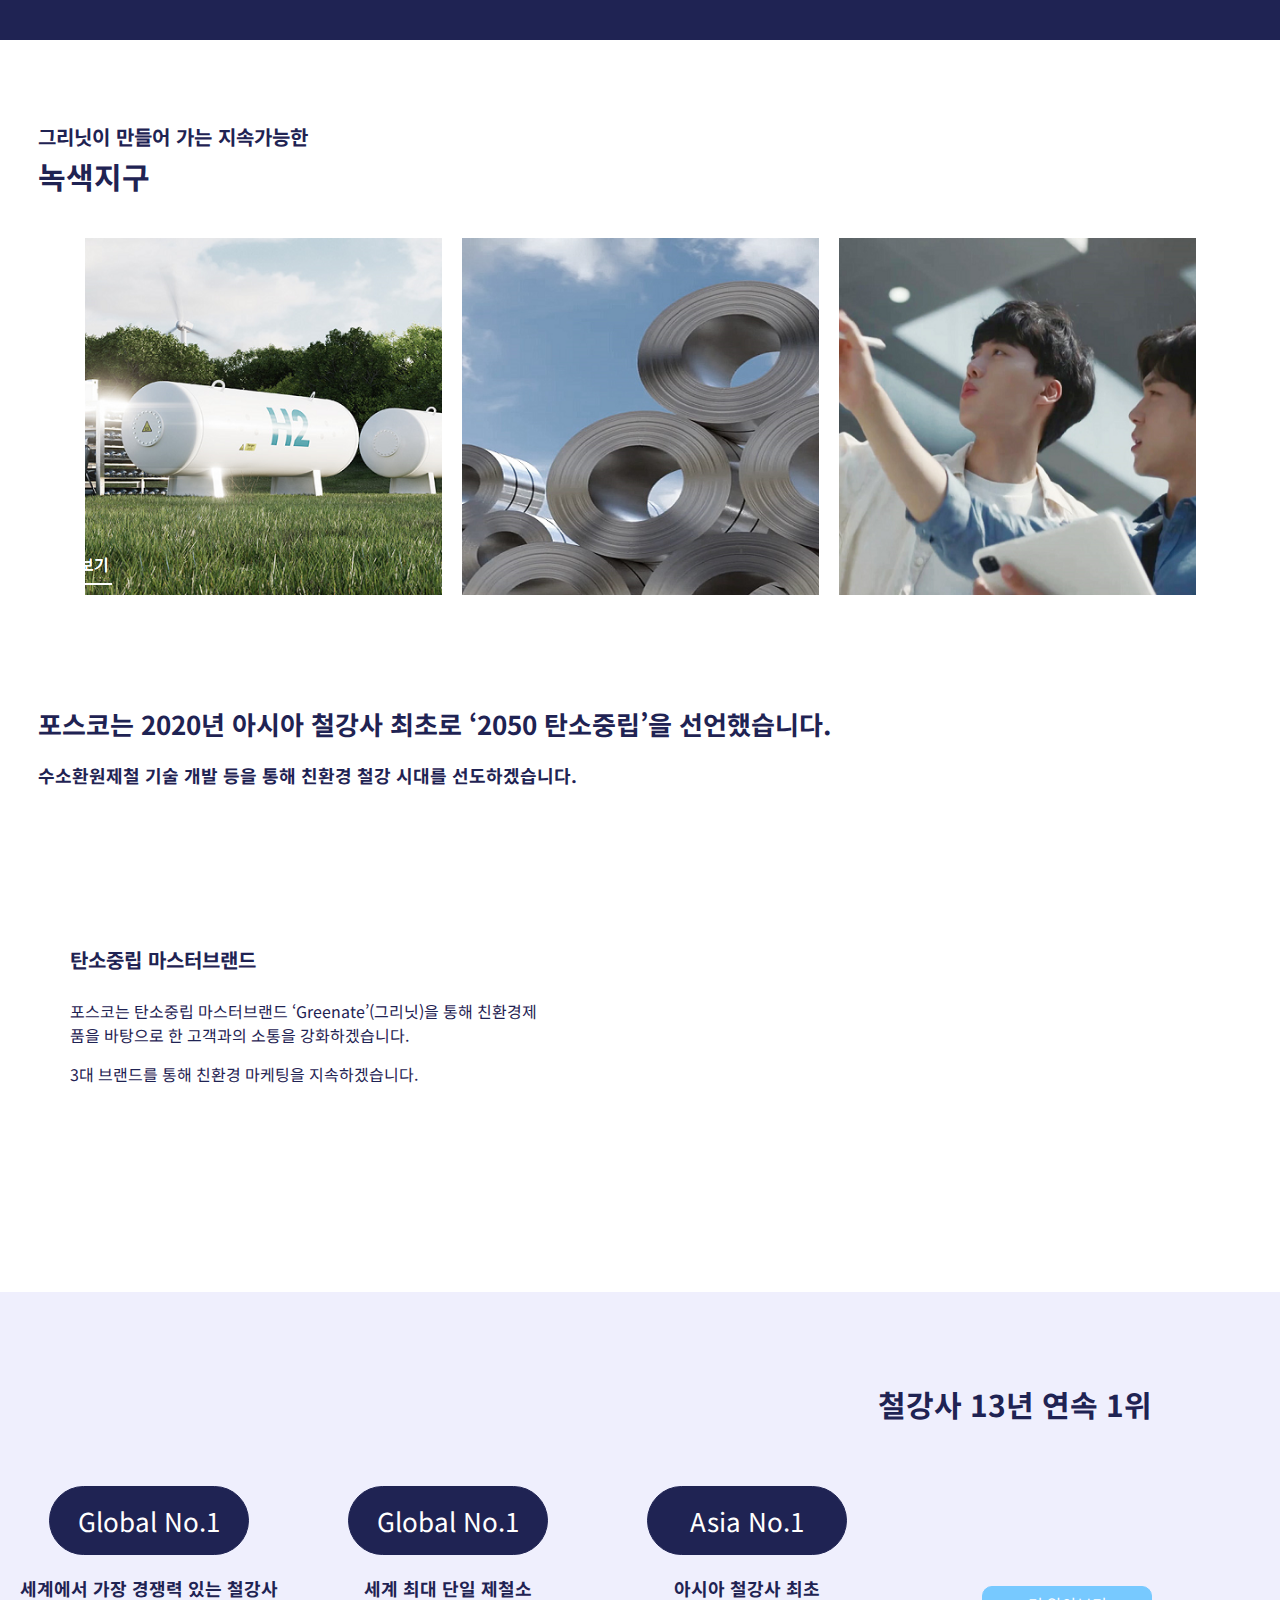
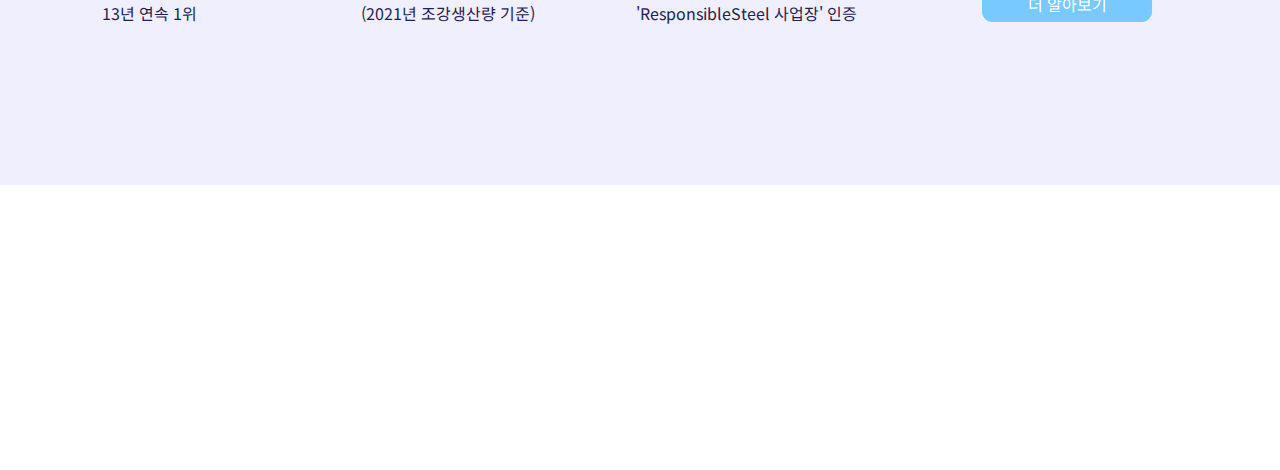
<file: posco/posco.html>
<!DOCTYPE html>
<html lang="ko">

<head>
    <meta charset="UTF-8">
    <meta name="viewport" content="width=device-width, initial-scale=1.0">
    <meta http-equiv="X-UA-Compatible" content="IE=edge">
    <title>posco 포스코</title>
    <!--reset-->
    <link rel="stylesheet" href="../common/reset.css">

    <!--파비콘-->
    <link rel="icon" href="./images/favicon.ico" type="image/x-icon">

    <!-- 오픈그래피 -->
    <meta property="og:title" content="POSCO">
    <meta property="og:description" content="깨끗한 지구를 향한
    포스코 리디자인 사이트입니다">
    <meta property="og:image" content="https://sumiiiiiiin.github.io/portfolio/posco/images/main_carbon_01.jpg">
    <meta property="og:url" content="https://sumiiiiiiin.github.io/portfolio/posco">

    <!--fonts-->
    <link rel="preconnect" href="https://fonts.googleapis.com">
    <link rel="preconnect" href="https://fonts.gstatic.com" crossorigin>
    <link href="https://fonts.googleapis.com/css2?family=Noto+Sans+KR:wght@300;400;500;700;900&display=swap"
        rel="stylesheet">

    <!-- AOS css -->
    <link href="https://unpkg.com/aos@2.3.1/dist/aos.css" rel="stylesheet">

    <!-- 내가 쓴 style css -->
    <!-- style 모바일-->
    <link rel="stylesheet" href="./posco_m.css">
    <!-- style 태블릿-->
    <link rel="stylesheet" href="./posco_t.css" media="(width >=768px)">
    <!-- style pc -->
    <link rel="stylesheet" href="./posco_p.css" media="(width >=1165px)">

    <!-- jQuery -->
    <script src="../common/jquery-3.7.0.min.js"></script>

    <!-- AOS js -->
    <script src="https://unpkg.com/aos@2.3.1/dist/aos.js"></script>

    <!-- swiper js -->
    <script src="../common/swiper-bundle.min.js"></script>

    <!-- 내가 쓴 js -->
    <script defer src="./posco.js"></script>
</head>

<body>
    <!--header-menu-->
    <header>
        <div class="header_nav layout-wrapper flex">

            <h1><a href="https://www.posco.co.kr/homepage/docs/kor6/jsp/s91a0000001i.jsp" target="_blank">로고</a></h1>

            <menu class="menu_nav flex">
                <li><a href="#">회사소개</a></li>
                <li><a href="#">탄소중립</a></li>
                <li><a href="#">기업시민</a></li>
                <li><a href="#">재무정보</a></li>
                <li><a href="#">홍보채널</a></li>
                <li><a href="#">신고센터</a></li>
                <li><a href="#">고객지원</a></li>
            </menu>

            <ul class="header_utill flex">
                <li><img src="./images/ico_lang.png" alt="언어선택을 위한 지구 아이콘"></li>
                <li>KR</li>
                <li>EN</li>
            </ul>

            <!----- 햄버거메뉴 ----->
            <div class="hamburger_btn">
                <label class="container">
                    <input type="checkbox" class="checkbox">
                    <div class="checkmark">
                        <span></span>
                        <span></span>
                        <span></span>
                    </div>
                </label>
            </div>

        </div>

        <ul class="menu">
            <li><a href="#">회사소개</a></li>
            <li><a href="#">탄소중립</a></li>
            <li><a href="#">기업시민</a></li>
            <li><a href="#">재무정보</a></li>
            <li><a href="#">홍보채널</a></li>
            <li><a href="#">신고센터</a></li>
            <li><a href="#">고객지원</a></li>
        </ul>

        </div>
    </header>


    <!--main-->
    <div class="main1">
        <div class="main1-video">
            <iframe src="https://www.youtube.com/embed/ZTX-qWyWsy4?controls=0&loop=1&autoplay=1&mute=1"
                title="YouTube video player" frameborder="0"
                allow="accelerometer; autoplay; clipboard-write; encrypted-media; gyroscope; picture-in-picture; web-share"
                allowfullscreen></iframe>
        </div>

        <div class="main1-txt">
            <h1>깨끗한 지구를 향한 포스코의 도전</h1>
            <h2><strong>지구</strong>를 살리는 <strong>친환경 브랜드</strong></h2>
            <p>포스코는 고객사, 공급사 등 이해관계자와 더불어 함께 발전하는<br>세계 최고의 경쟁력을 갖춘 철강사로</p>
        </div>
    </div>


    <!--탄소 section1-->
    <div class="hyrex">

        <div class="hyrex-main layout-wrapper">
            <h1>탄소 배출을 혁신적으로 줄이는 수소환원제철 기술</h1>
            <p>'2050 탄소중립' 목표를 향한 꿈의 기술 포스코의 HyREX에는<br>어떤 특별한 기술이 있을까요?</p>

            <p class="hyrex-btn">HyREX 상용화 계획</p>
        </div>

        <div class="hyrex-txt layout-wrapper">
            <ul data-aos="flip-left" data-aos-duration="1000">
                <li>01</li>
                <li>유동 환원 방식</li>
                <li>유동 환원로는 고온의 환원가스가 환원로 하부의 분산판을 통해 골고루 분사됩니다.가루 상태의 철광석이 공중으로 뜨게 되고 서로 뒤섞이며 환원반응이 일어납니다.</li>
            </ul>

            <ul data-aos="flip-left" data-aos-duration="1500">
                <li>02</li>
                <li>원료의 특징</li>
                <li>HyREX는 자연상태의 저품위 분철광석을 그대로 사용합니다. 철광석을 파쇄, 선별하여 고품위 펠렛으로 제조하여 사용하며 원료 제한 없이 쇳물을 생산할 수 있습니다.</li>
            </ul>

            <ul data-aos="flip-left" data-aos-duration="2000">
                <li>03</li>
                <li>열공급에 유리한 설비 기술</li>
                <li>수소를 이용해 철광석을 환원을 할 경우 흡열반응으로 열이 쉽게 부족해져 원활한 환원을 위해서는 외부에서 열을 지속적으로 공급 제어해야 합니다.</li>
            </ul>
        </div>

    </div>


    <!--녹색지구 section2-->
    <div class="greenate">
        <div class="greenate-txt layout-wrapper">

            <h1><span class="greenate-small">그리닛이 만들어 가는 지속가능한</span><br>녹색지구</h1>

            <ul class="img-txt layout-wrapper">
                <li>
                    <img src="./images/carbon_risk_01.png" alt="온실가스 감출 기술사진">
                    <div class="txt-box">
                        <h3>Green Process</h3>
                        <p class="desc">포스코는 온실가스 감출을 위해 다양한 기술을 적용하고 있습니다. 더 나아가 고유 기술을 개발하기 위해 노력합니다.</p>
                        <p class="plus">더보기</p>
                    </div>
                </li>

                <li>
                    <img src="./images/carbon_risk_02.png" alt="온실가스 줄이기 위한 사업장 제품사진">
                    <div class="txt-box">
                        <h3>Green Product</h3>
                        <p class="desc">온실가스를 줄이기 위해 사업장 감축을 실천하고 제품과 부산물 공급을 확대하여 간접적인 사회적 감축
                            활동도 노력하고 있습니다.</p>
                        <p class="plus">더보기</p>
                    </div>
                </li>

                <li>
                    <img src="./images/carbon_risk_03.png" alt="프로젝트에 참여하는 사람의 사진">
                    <div class="txt-box">
                        <h3>Green Partnership</h3>
                        <p class="desc">2003년부터 다우존스 지속가능경영지수와 탄소정보공개 프로젝트에 참여해 기후관련 정보를 투명하게 공개하고 있습니다.</p>
                        <p class="plus">더보기</p>
                    </div>
                </li>
            </ul>

        </div>
    </div>


    <!--탄소중립 section3-->
    <div class="posco-asia">
        <div class="posco-asia-box layout-wrapper">

            <div class="posco-asia-main-txt">
                <h1>포스코는 2020년 아시아 철강사 최초로
                    ‘2050 탄소중립’을 선언했습니다.</h1>

                <h3>수소환원제철 기술 개발 등을 통해 친환경 철강 시대를 선도하겠습니다.</h3>
            </div>

            <div class="txt-logo">
                <div class="posco-asia-sub layout-wrapper">
                    <h2>탄소중립 마스터브랜드</h2>

                    <p>포스코는 탄소중립 마스터브랜드 ‘Greenate’(그리닛)을 통해 친환경제품을 바탕으로 한 고객과의 소통을 강화하겠습니다.
                    </p>
                    <p>3대 브랜드를 통해 친환경 마케팅을 지속하겠습니다.</p>
                </div>

                <div class="posco-asia-img-box layout-wrapper">
                    <div class="posco-asia-img left" data-aos="zoom-in" data-aos-duration="1000">
                        이미지1
                    </div>

                    <ul class="posco-asia-img right">
                        <li data-aos="flip-down" data-aos-duration="1000">이미지3</li>
                        <li data-aos="flip-down" data-aos-duration="1000">이미지4</li>
                        <li data-aos="flip-down" data-aos-duration="1000">이미지5</li>
                    </ul>
                </div>
            </div>

        </div>
    </div>


    <!--철강사 section4-->
    <div class="global">

        <h1>철강사 13년 연속 1위</h1>

        <div class="global-txt">
            <ul>
                <li>global no.1</li>
                <li>세계에서 가장 경쟁력 있는 철강사</li>
                <li>13년 연속 1위</li>
            </ul>

            <ul>
                <li>global no.1</li>
                <li>세계 최대 단일 제철소</li>
                <li>(2021년 조강생산량 기준)</li>
            </ul>

            <ul>
                <li>asia no.1</li>
                <li>아시아 철강사 최초</li>
                <li>'ResponsibleSteel 사업장' 인증</li>
            </ul>
        </div>

        <p>더 알아보기</p>

    </div>


    <!--footer-->
    <div class="footer">
        <div class="footer-txt layout-wrapper">

            <ul class="footer-nav">
                <li>이용약관</li>
                <li>개인정보처리방침 </li>
                <li>영상정보처리기기 운영·관리 방침 </li>
                <li>이메일주소무단수집거부</li>
                <li>사이트맵</li>
                <li>회원가입</li>
                <li>포스코기업시안보고서</li>
            </ul>

            <ul class="footer-info">
                <li>(우)37859</li>
                <li>경상북도 포항시 남구 동해안로 6261(포항시 남구 괴동동1)</li>
                <li>대표전화: 054-220-0114, 02-3457-0114</li>
                <!-- <li>smlee890@hanmail.net</li> -->
            </ul>

            <div class="footer-btn">
                <a href="https://sumiiiiiiin.github.io/portfolio/index/index" target="_blank">내 포트폴리오 바로가기</a>
            </div>

        </div>
    </div>

</body>

</html>
</file>
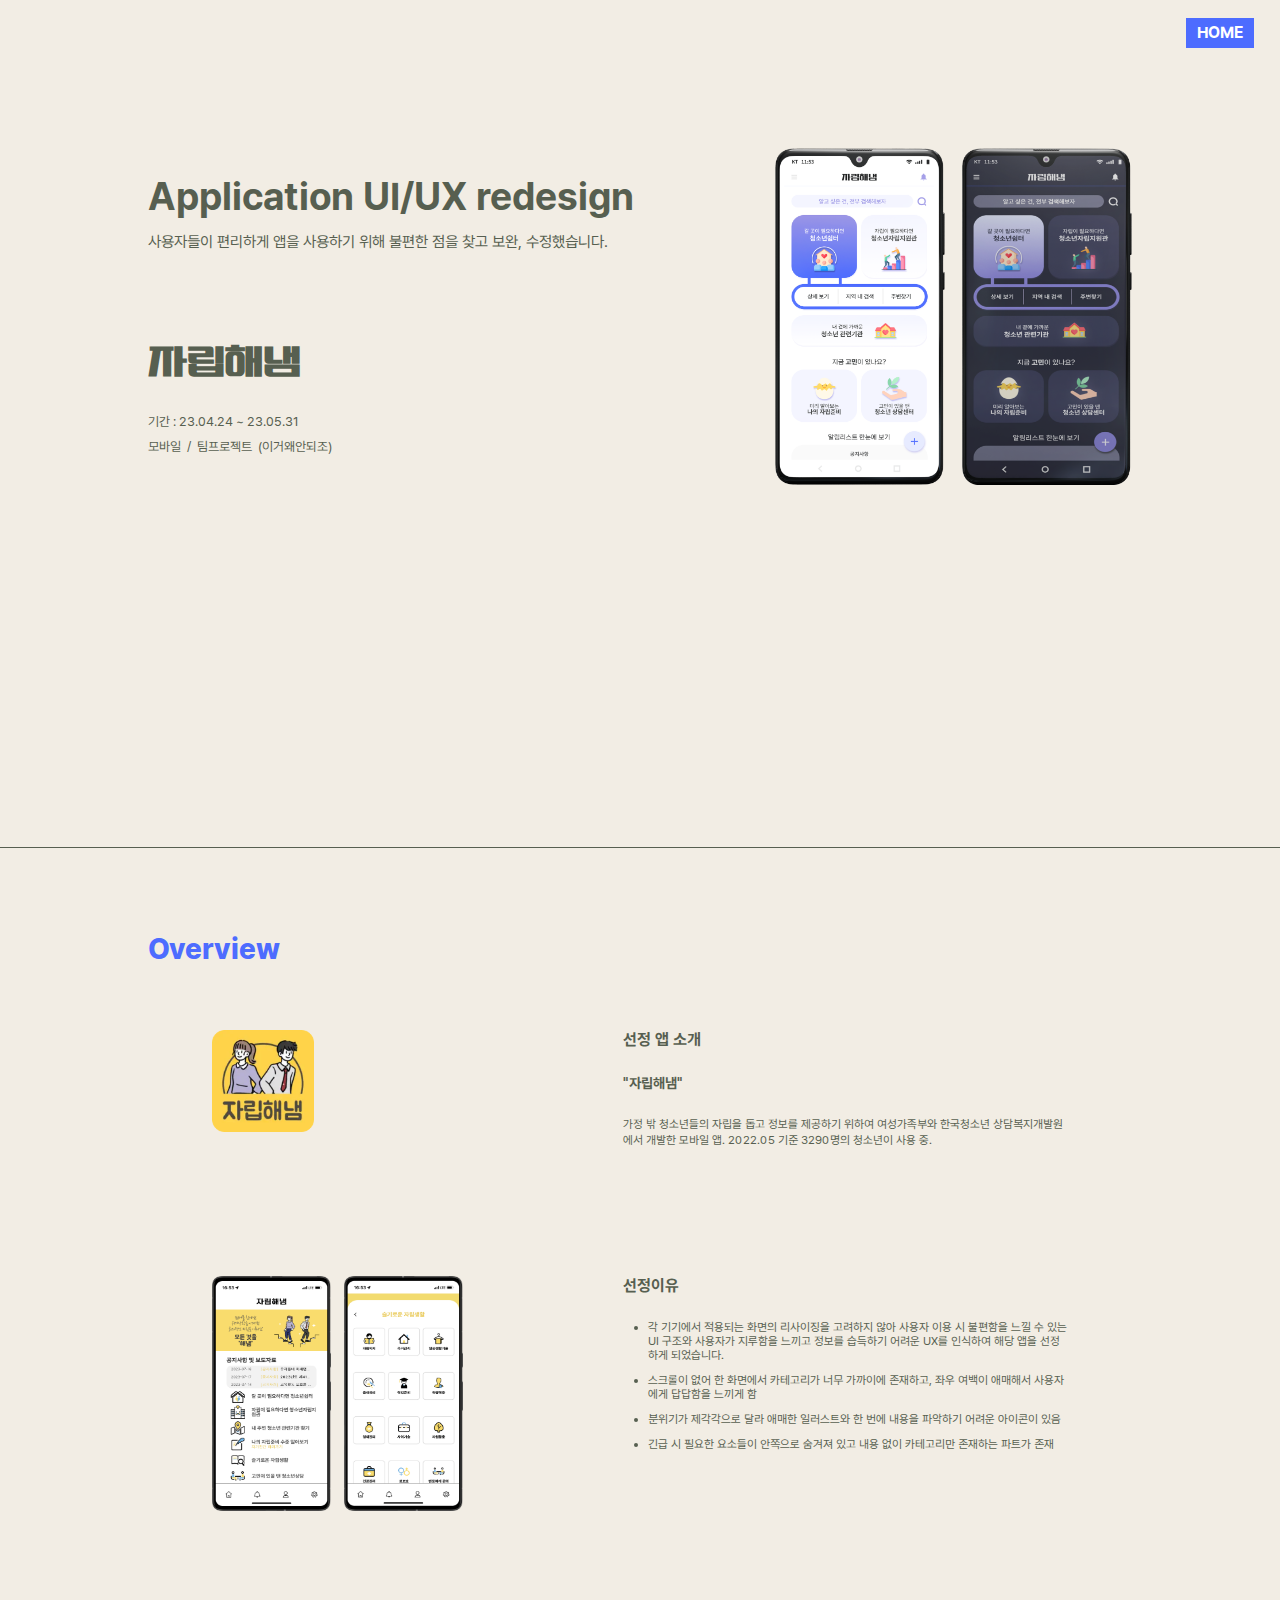
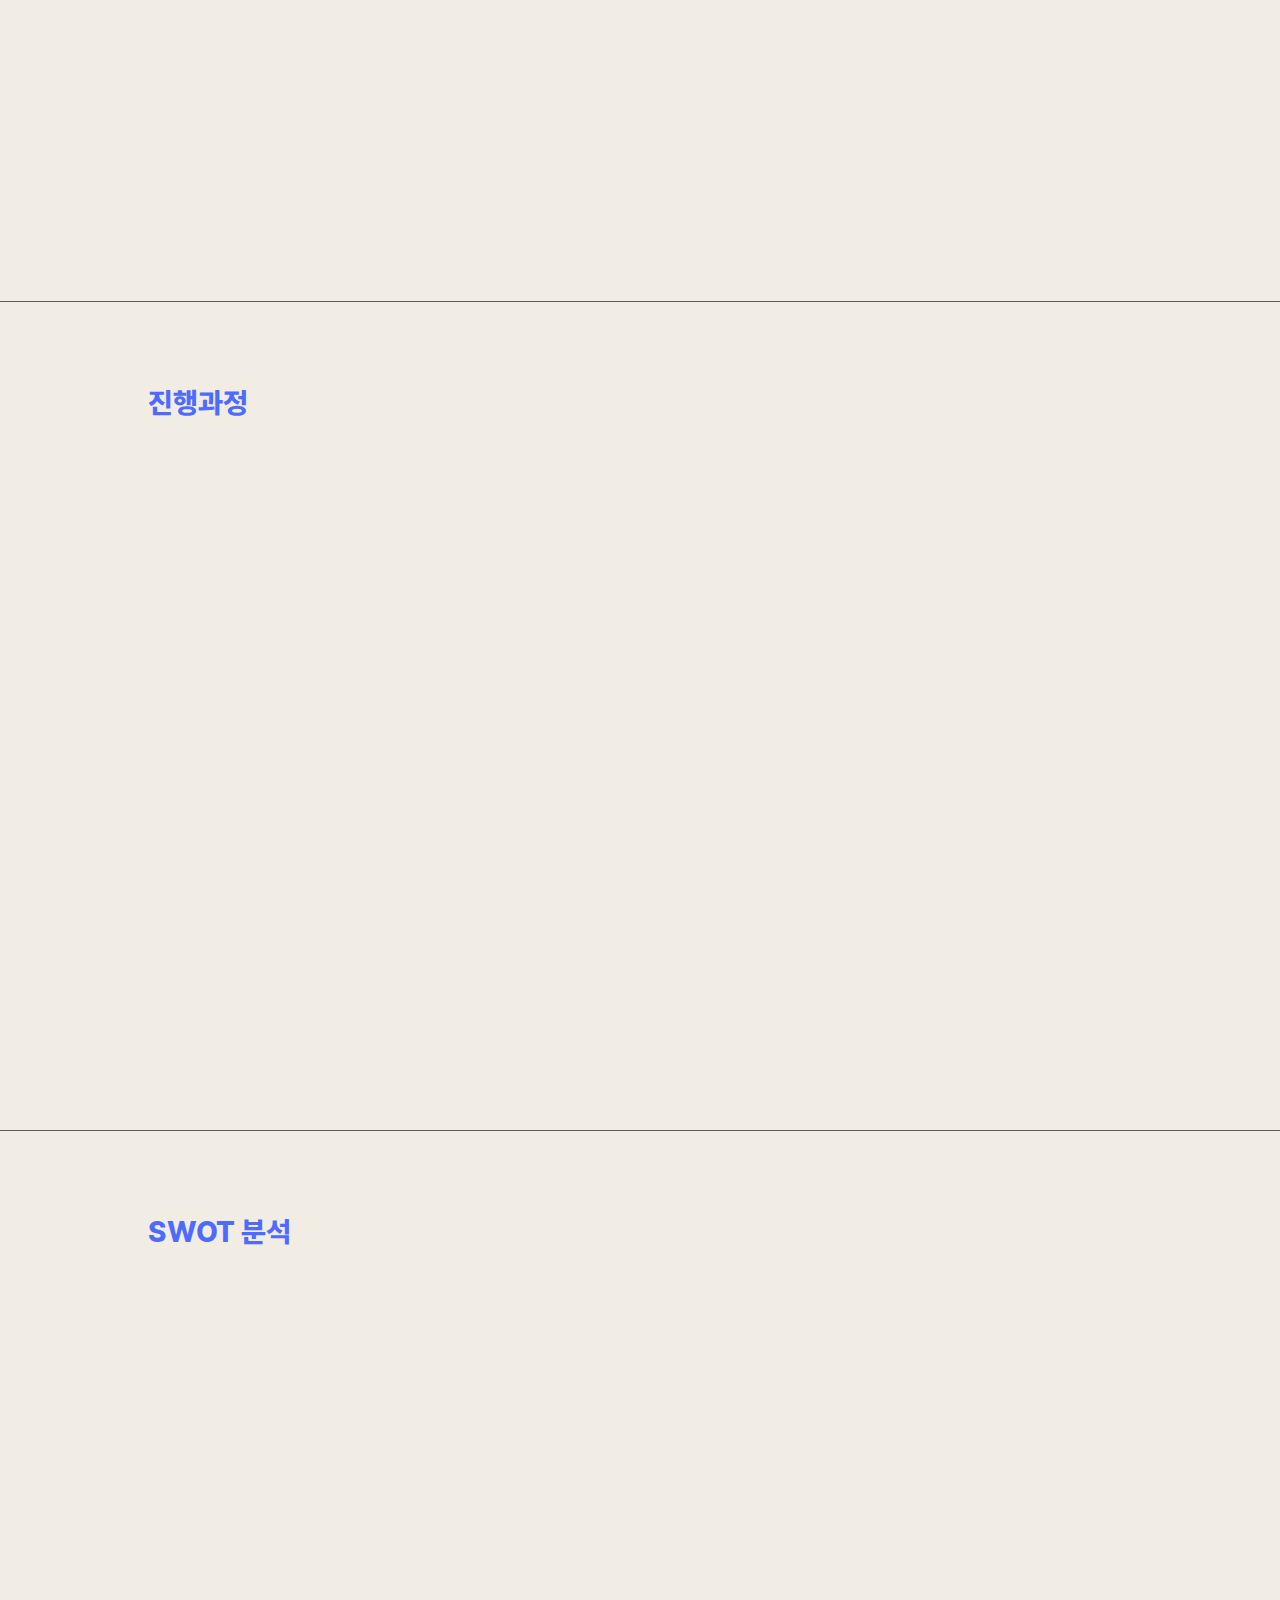
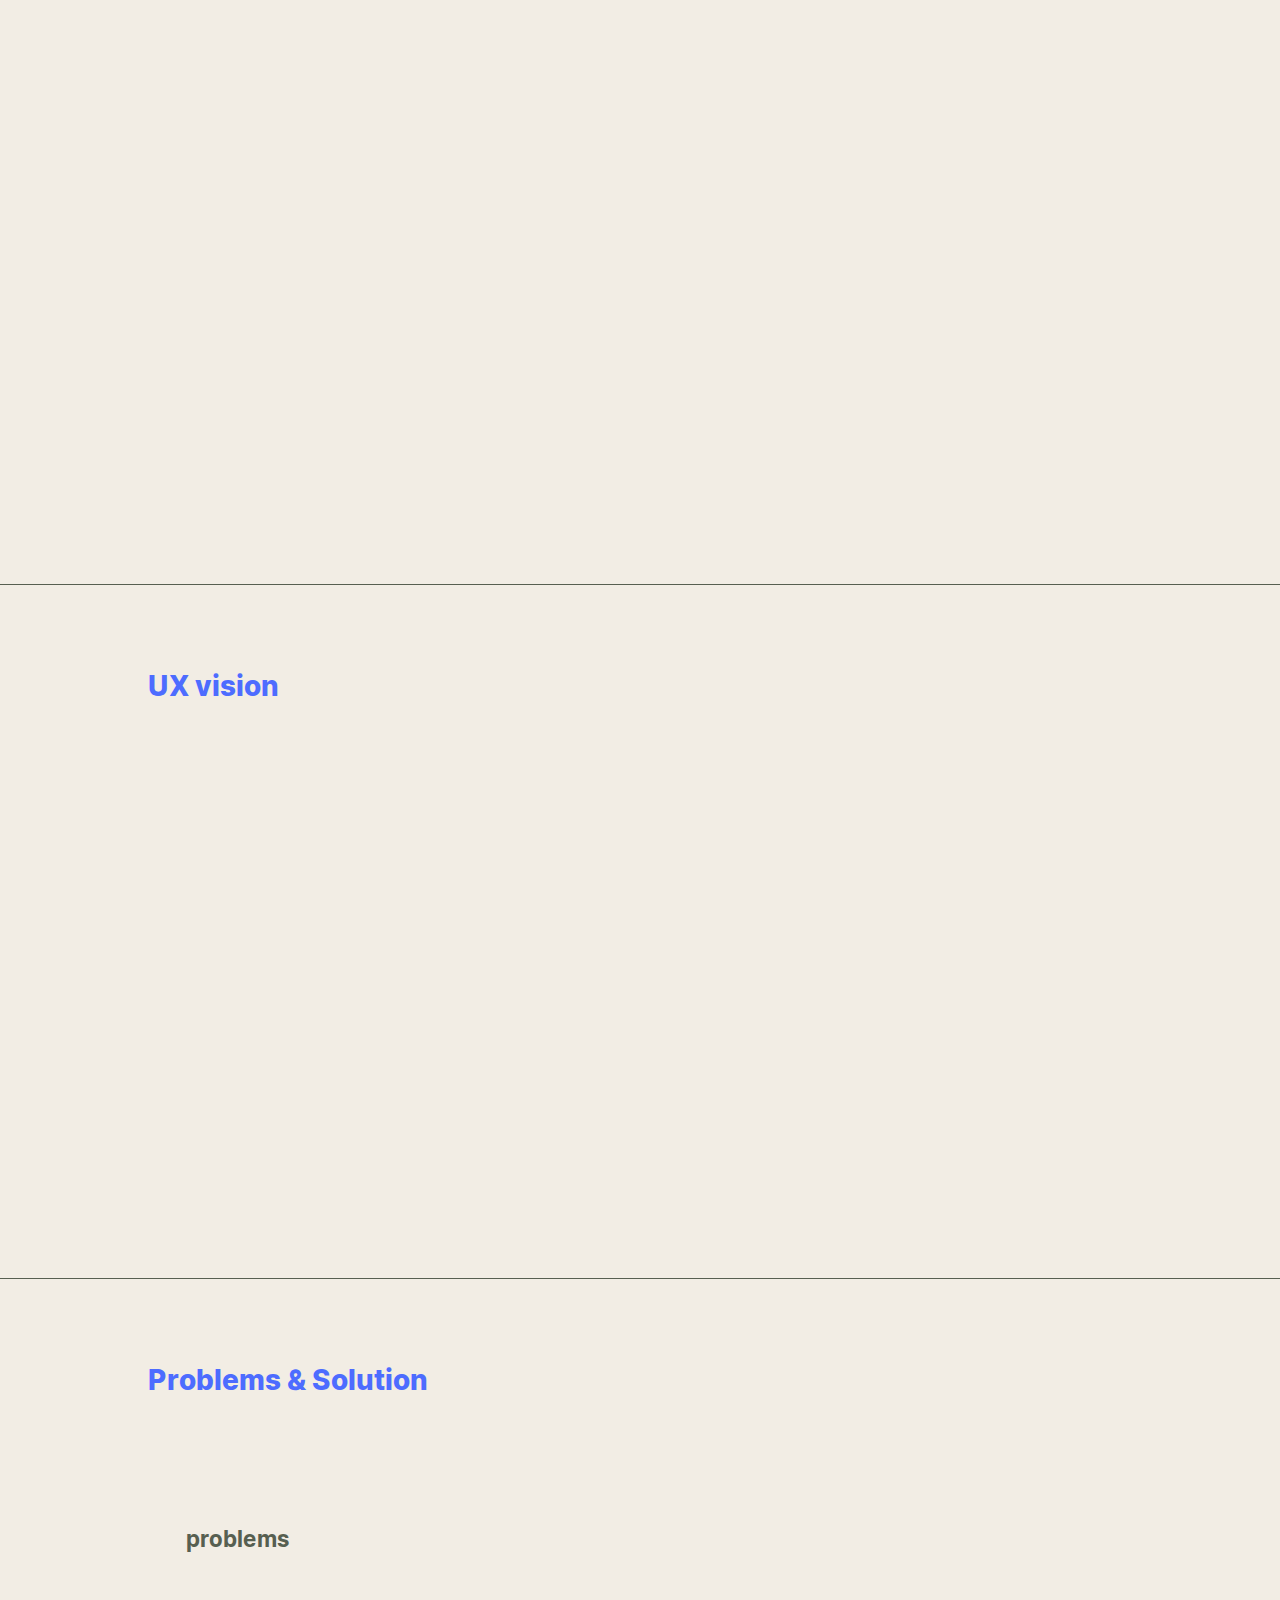
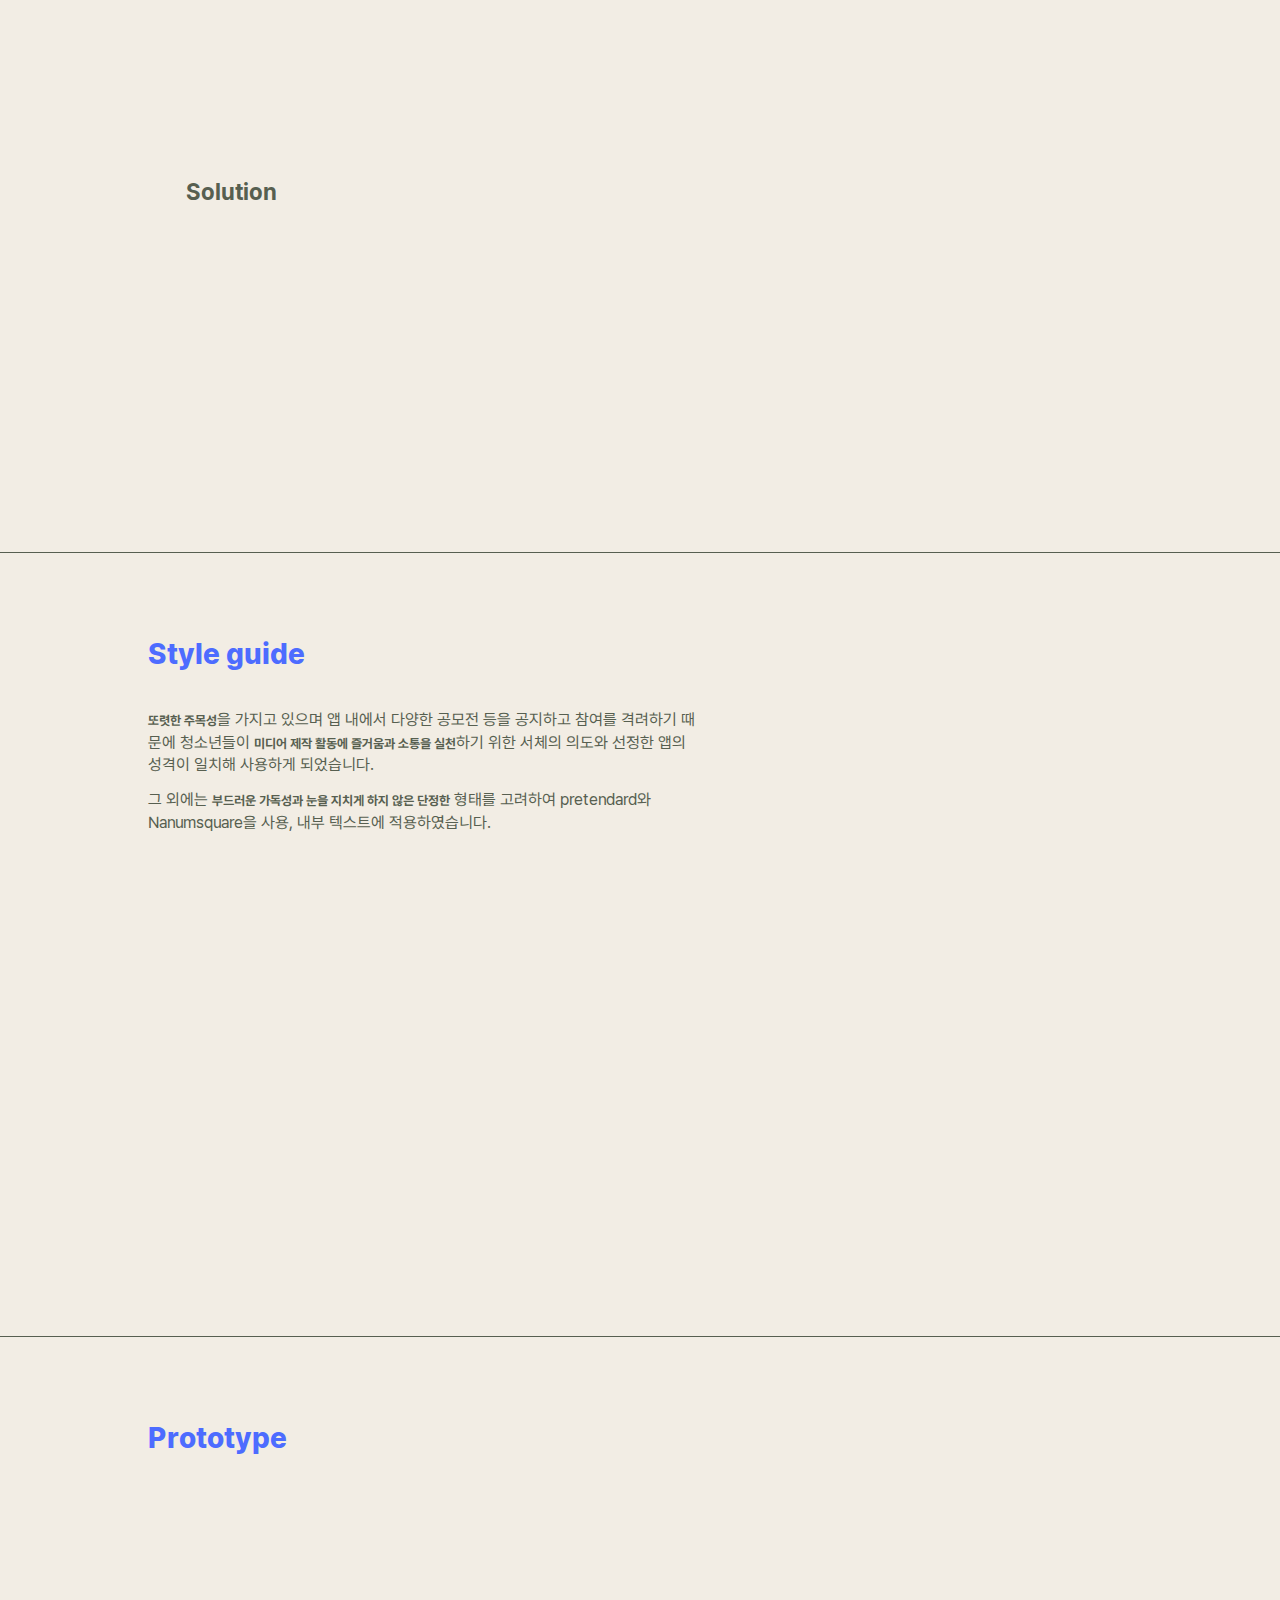
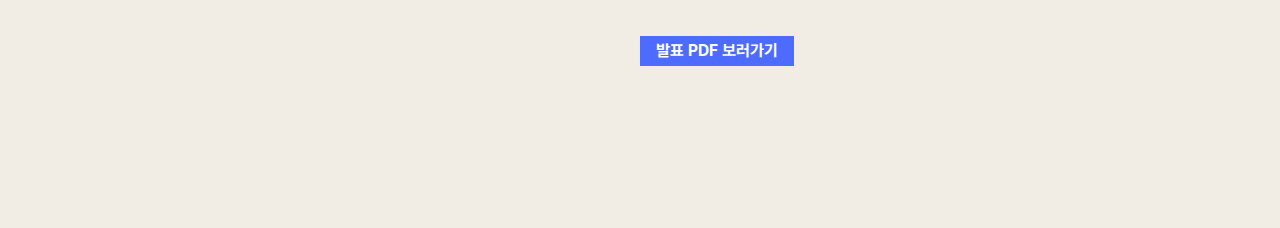
<file: test/uiux.html>
<!DOCTYPE html>
<html lang="ko">

<head>
  <meta charset="UTF-8">
  <meta name="viewport" content="width=device-width, initial-scale=1">
  <meta http-equiv="X-UA-Compatible" content="IE=edge">
  <title>이수민의 portfolio</title>

  <!-- reset -->
  <link rel="stylesheet" href="../common/reset.css">

  <!-- favicon-->
  <link rel="icon" href="../index/images/favicon.ico" type="image/x-icon">

  <!-- fonts -->
  <link rel="stylesheet" href="../common/fonts.css">

  <!-- AOS css -->
  <link href="https://unpkg.com/aos@2.3.1/dist/aos.css" rel="stylesheet">

  <!-- 내가 쓴 css -->
  <link rel="stylesheet" href="./uiux.css">

  <!-- jquery -->
  <link rel="stylesheet" href="../common/jquery-3.7.0.min.js">

  <!-- AOS js -->
  <script src="https://unpkg.com/aos@2.3.1/dist/aos.js"></script>

  <!-- swiper js -->
  <script src="../common/swiper-bundle.min.js"></script>

  <!-- 내가 쓴 js -->
  <script defer src="./uiux.js"></script>
</head>

<body>

  <!-- header home_btn -->
  <header>
    <div class="home_btn">
      <span> <a href="../index/index.html">home</a></span>
    </div>
  </header>

  <!-- main intro -->
  <main class="line">
    <div class="main_intro layout-wrapper flex">

      <div class="main_intro_txt">
        <h1>Application UI/UX redesign</h1>
        <h2>사용자들이 편리하게 앱을 사용하기 위해 불편한 점을 찾고 보완, 수정했습니다.</h2>
        <h3>자립해냄</h3>
        <p>기간 : 23.04.24 ~ 23.05.31<br>
          모바일&nbsp;&nbsp;/&nbsp;&nbsp;팀프로젝트&nbsp;&nbsp;(이거왜안되조)</p>
      </div>

      <div class="main_intro_img">
        <img src="./images/app_index.png" alt="자립해냄 리디자인 이미지1">
        <img src="./images/app_index_dark.png" alt="자립해냄 리디자인 이미지2">
      </div>

    </div>
  </main>

  <!-- overview -->
  <div class="overview line">
    <div class="overview_intro layout-wrapper">
      <h1>overview</h1>

      <div class="overview_app flex">
        <img src="./images/app_logo.png" alt="자립해냄 앱 런쳐 아이콘">

        <div class="overview_txt">
          <h2>선정 앱 소개</h2>
          <h4>"자립해냄"</h4>
          <p>가정 밖 청소년들의 자립을 돕고 정보를 제공하기 위하여 여성가족부와 한국청소년 상담복지개발원에서 개발한 모바일 앱.
            2022.05 기준 3290명의 청소년이 사용 중.</p>
        </div>
      </div>

      <div class="overview_main flex">

        <div class="overview_main_img flex">
          <img src="./images/app_main1.png" alt="자립해냄 원본 앱 이미지 1">
          <img src="./images/app_main2.png" alt="자립해냄 원본 앱 이미지 2">
        </div>

        <div class="overview_main_txt">
          <h2>선정이유</h2>

          <ul>
            <li>각 기기에서 적용되는 화면의 리사이징을 고려하지 않아 사용자 이용 시 불편함을 느낄 수 있는 UI 구조와
              사용자가 지루함을 느끼고 정보를 습득하기 어려운 UX를 인식하여 해당 앱을 선정하게 되었습니다.</li>
            <li>스크롤이 없어 한 화면에서 카테고리가 너무 가까이에 존재하고, 좌우 여백이 애매해서 사용자에게 답답함을 느끼게 함</li>
            <li>분위기가 제각각으로 달라 애매한 일러스트와 한 번에 내용을 파악하기 어려운 아이콘이 있음</li>
            <li>긴급 시 필요한 요소들이 안쪽으로 숨겨져 있고 내용 없이 카테고리만 존재하는 파트가 존재</li>
          </ul>
        </div>
      </div>

    </div>

  </div>

  <!-- 진행과정 -->
  <div class="process line">
    <div class="process_intro layout-wrapper flex">
      <h1>진행과정</h1>

      <div class="process_txt">
        <div class="process_txt_top" data-aos="fade-left" data-aos-duration="1000">
          <p>1. 팀 결성 및 리더선정<br>2. 앱 선정 및 구조 분석</p>

          <ul>
            <li>2-1 경쟁사 분석 및 UX방향</li>
            <li>2-2 경쟁사 분석 및 UX방향</li>
            <li>2-3 As is / To be</li>
          </ul>
          <p>3. 정보구조도<br>
            4. 와이어프레임 + 워크플로우<br>
            5. 스타일가이드 제작<br>
            6. 프로토타입 제작<Br>
            7. 프로젝트 완성 및 발표</p>
        </div>

        <div class="process_work flex" data-aos="fade-left" data-aos-duration="1000">
          <h3>담당업무</h3>
          <ul>
            <li>팀원들 간의 정보 및 의견 조율, 전달</li>
            <li>
              앱 사전 정보 조사, 정보구조도 및 와이어프레임 작성</li>
            <li>리디자인 및 수정</li>
          </ul>


        </div>
      </div>

    </div>

  </div>

  <!-- swot -->
  <div class="swot line">
    <div class="swot_intro layout-wrapper">
      <h1>swot 분석</h1>

      <div class="swot_box">

        <div class="swot_box_top flex">
          <div class="txt_box" data-aos="zoom-in" data-aos-duration="1000">
            <h1>strength</h1>
            <ul>
              <li>위기청소년을 위한 복지 앱으로서 공익을 추구</li>
              <li>자립 요인 필요한 정보 확인이 가능한 목적이 뚜렷함</li>
              <li>도움이 필요한 곳으로 바로 상담전화 연결이 가능</li>
              <li>주제가 확실한 메뉴 구성</li>
            </ul>
          </div>

          <div class="txt_box" data-aos="zoom-in" data-aos-duration="1000">
            <h1>weakness</h1>
            <ul>
              <li>기계 별로 리사이징이 고르지 않고 일관적이지 않은 UI</li>
              <li>UI 반응 및 로딩이 느리고 검색 기능 등의 다양성이 떨어짐</li>
              <li>내용이 없는 카테고리의 존재로 사용자에게 불쾌함을 줌</li>
            </ul>
          </div>
        </div>

        <div class="swot_box_bottom flex">

          <div class="txt_box" data-aos="zoom-in" data-aos-duration="1000">
            <h1>opportynity</h1>
            <ul>
              <li>여러 사유로 가정 밖 청소년이 되는 10대의 증가</li>
              <li>청소년 인권 관심에 비례해 가정 내 폭력의 통계가 가시화함</li>
              <li>주 사용자가 SNS 등을 통해 앱을 인식하고 접근하기 좋음</li>
            </ul>
          </div>

          <div class="txt_box" data-aos="zoom-in" data-aos-duration="1000">
            <h1>threat</h1>
            <ul>
              <li>청소년들의 지원 및 도움 요청에 대한 소극적인 태도</li>
              <li>복지에 대한 홍보 부족에 따른 공공복지에 대한 인식 부족</li>
            </ul>
          </div>
        </div>

      </div>

    </div>
  </div>

  <!-- ux vision -->
  <div class="vision line">
    <div class="vision_intro layout-wrapper">

      <h1>UX vision</h1>

      <div class="vision_box">
        <p data-aos="zoom-in" data-aos-duration="1000">사용자 편의를 고려해 기능을 추가하고 사용 중 불쾌함을 줄임</p>
        <p data-aos="zoom-in" data-aos-duration="1000">사용자가 앱을 어렵게 여기지 않도록 만듦</p>
      </div>

    </div>
  </div>

  <!-- 문제해결 -->
  <div class="problem line">
    <div class="problem_intro layout-wrapper">

      <h1>problems & solution</h1>

      <div class="txt_box flex">
        <h2>problems</h2>
        <ul data-aos="fade-left" data-aos-duration="1000">
          <li>읽어야 하는 부분과 눌러야 하는 부분이 불명확함</li>
          <li>좌우 여백이 애매해서 사용자에게 답답함을 느끼게 하고 각 기기에서 적용되는
            화면의 리사이징을 고려하지 않음</li>
          <li>사용자 이용 시 불편함을 느낄 수 있는 UI 구조와 사용자가 지루함을 느끼고
            정보를 습득하기 어려운 UX를 인식하여 개선이 필요</li>
        </ul>
      </div>

      <div class="txt_box flex">
        <h2>Solution</h2>
        <ul data-aos="fade-left" data-aos-duration="1000">
          <li>스크롤을 추가해 레이아웃을 여유롭게 배치</li>
          <li>선택 / 비선택 항목에 대비를 주어 명확하게 구분함</li>
          <li>일관적이지 못한 디자인을 수정해 사용자를 편안하게 유도하였고 사용자 편의를 고려해 기능을 추가하고 사용 중 불쾌함을 줄임</li>
        </ul>
      </div>

    </div>
  </div>

  <!-- style guide -->
  <div class="style line">
    <div class="style_intro layout-wrapper">

      <h1>Style guide</h1>
      <p><span class="bold">또렷한 주목성</span>을 가지고 있으며 앱 내에서 다양한 공모전 등을 공지하고 참여를 격려하기 때문에 청소년들이 <span class="bold">미디어
          제작 활동에 즐거움과 소통을
          실천</span>하기 위한
        서체의 의도와 선정한 앱의 성격이 일치해
        사용하게
        되었습니다.</p>
      <p>그 외에는 <span class="bold">부드러운 가독성과 눈을 지치게 하지 않은 단정한</span> 형태를 고려하여 pretendard와 Nanumsquare을 사용, 내부 텍스트에
        적용하였습니다.</p>

      <div class="style_txt flex">
        <ul data-aos="fade-up">
          <li class="bold">Keyword</li>
          <li class="txt_size">#신뢰감&nbsp;&nbsp;&nbsp;#희망&nbsp;&nbsp;&nbsp;#안정감</li>
        </ul>

        <ul data-aos="fade-up">
          <li class="bold">Fonts</li>
          <li class="txt_size">Establish Retrosans OTF</li>
          <li class="txt_size">Pretendard&nbsp;&nbsp;/&nbsp;&nbsp;NanumSquare Neo </li>
        </ul>

        <ul data-aos="fade-up">
          <li class="bold">Color</li>
          <li><img src="./images/app_style_color.png" alt="자립해냄 스타일 가이드 컬러표"></li>

          <ul class="color_tag">
            <li>#BEC9FF</li>
            <li>#8D86E2</li>
            <li>◀ Linear ▶</li>
            <li>#4D6CFF</li>
            <li>#484848</li>
          </ul>
        </ul>

      </div>

    </div>
  </div>

  <!-- prototype -->
  <div class="prototype line">
    <div class="prototype_intro layout-wrapper">
      <h1>Prototype</h1>

      <div class="prototype_index">
        <img src="./images/app_index.png" alt="자립해냄 리디자인 메인화면" data-aos="zoom-in">

        <div class="txt_box" data-aos="fade-left" data-aos-duration="1000">
          <h2>시작화면</h2>
          <p>
            중요도가 높은 카테고리를 위로, 스크롤을 추가해 레이아웃을 여유롭게 배치<br>
            페이지를 건너뛰고 바로가기를 사용함으로써 동작의 복잡함과 사용을 줄일 수 있습니다</p>
        </div>
      </div>

      <div class="prototype_box">
        <div class="txt_box" data-aos="fade-right" data-aos-duration="1000">
          <h2>페이지 차별화</h2>
          <p>유사 페이지 구분을 위해 일러스트 사용</p>
        </div>

        <div data-aos="zoom-in">
          <img src="./images/app_center1.png" alt="자립해냄 앱 리디자인 페이지 화면1">
          <img src="./images/app_center2.png" alt="자립해냄 앱 리디자인 페이지 화면2">
        </div>
      </div>

      <div class="prototype_box">
        <div data-aos="zoom-in">
          <img src=" ./images/app_agency.png" alt="자립해냄 앱 리디자인 쉼터 검색 목록 화면">
          <img src="./images/app_map.png" alt="자립해냄 앱 리디자인 쉼터 지도 검색 화면">
        </div>

        <div class="txt_box" data-aos="fade-left" data-aos-duration="1000">
          <h2>쉼터 및 지도 검색</h2>
          <p>상세보기에서 지도로 위치와 기관정보들을 쉽게 파악</p>
        </div>
      </div>

      <div class="prototype_box">
        <div class="txt_box" data-aos="fade-right" data-aos-duration="1000">
          <h2>북마크 추가 </h2>
          <p>눈여겨 본 기관을 즐겨찾기 등록하여 빠른 이용</p>
          <h2>바로가기 링크</h2>
          <p>카테고리를 나열해 페이지 이동을 줄임</p>
        </div>

        <div data-aos="zoom-in">
          <img src="./images/app_bookmark.png" alt="자립해냄 앱 리디자인 북마크 기능 화면">
          <img src="./images/app_link.png" alt="자립해냄 앱 리디자인 바로가기 링크 화면">
        </div>
      </div>

      <div class="prototype_box">
        <img src=" ./images/sub_button.png" alt="자립해냄 앱 리디자인 서브버튼 상세 화면" data-aos="zoom-in">

        <div class="txt_box" data-aos="fade-left" data-aos-duration="1000">
          <h2>서브버튼</h2>
          <p>지루함을 줄이고 공간의 여유를 주는 모션</p>
          <p>기존 앱에서는 여러 카테고리 안으로 숨겨져 있던 긴급전화를<br>메인 홈의 서브 버튼으로 꺼내 위급한 상황 시 앱을 통하여<br>청소년이 즉각 도움을 요청할 수 있도록 디자인했습니다.
          </p>
        </div>
      </div>

    </div>
  </div>

  <!-- review -->
  <div class="review">
    <div class="review_intro layout-wrapper">

      <h1>review</h1>

      <div class="review_txt">

        <div class="review_box">
          <h2 data-aos="zoom-in">A. 잘한 점</h2>
          <ul data-aos="fade-left" data-aos-duration="1000">
            <li>팀원들의 빠른 피드백 및 피드백 반영</li>
            <li>의지와 용기를 북돋아 주며 팀 분위기를 높인 점</li>
            <li>개인의 시간까지 내가며 팀 프로젝트 완성도를 높임</li>
            <li>기존 앱의 많은 정보들을 논의를 통해 디자인 방향성을 정함</li>
            <li>적극적인 의견 제시로 디자인 후보가 많아져 다소 쉽게 결정할 수 있었음</li>
            <li>카테고리별 알맞은 아이콘을 찾는데 힘들었으나 서로 도와주고 다양한 사이트 정 보를 제공해 줌</li>
          </ul>
        </div>

        <div class="review_box">
          <h2 data-aos="zoom-in">B. 부족한 점</h2>
          <ul data-aos="fade-left" data-aos-duration="1000">
            <li>복잡한 정보구조도를 알아보기 편하게 만들지 못한 점</li>
            <li>앱의 아이콘들의 통일성이 부족했다는 점</li>
            <li>런처 아이콘의 디자인이 원본보다 미흡한 점</li>
            <li>프로토타입 과정의 시간이 오래 걸린 점(시간 분배의 아쉬움)</li>
            <li>UX vision에 맞춘 방향성을 잃지 않고 개선방향과 목표를 알아보기가 조금 아쉬운 점</li>
          </ul>
        </div>

        <div class="review_box">
          <h2 data-aos="zoom-in">C. 총평</h2>
          <ul data-aos="fade-left" data-aos-duration="1000">
            <li>공공기관 앱을 선정하여 경쟁사 및 유사 앱의 장단점 파악이 어려웠다. 또한 앱에서 기본적으로 제공하는
              정보들이 많아서 틀을 새로 리디자인 하기도 어려웠다.
              그래서 반복되는 레이아웃을 줄여보면 어떨지 고민했던 것 같다.</li>
            <li>팀원들과 함께 주말 개인 시간까지 나누어가며 노력했기 때문에 아쉬움보다는 뿌듯함이 더 큰 프로젝트였다.
              초반에 디자인에 자신이 없어 어려웠지만 팀원들의 도움을 많이 받았고 긍정적인 모습들을 보면서
              더 잘하고 싶다는 동기부여가 생기는 과정이었다.</li>
          </ul>
        </div>

      </div>

    </div>

    <!-- 사이트보러가기 btn -->
    <div class="footer_btn">
      <span> <a href="https://drive.google.com/file/d/1xNkpfnNdrQEYoSWsvn5ldXxFnkmLLlNP/view?usp=sharing"
          target="_blank">발표 PDF
          보러가기</a></span>
    </div>
  </div>

</body>

</html>
</file>
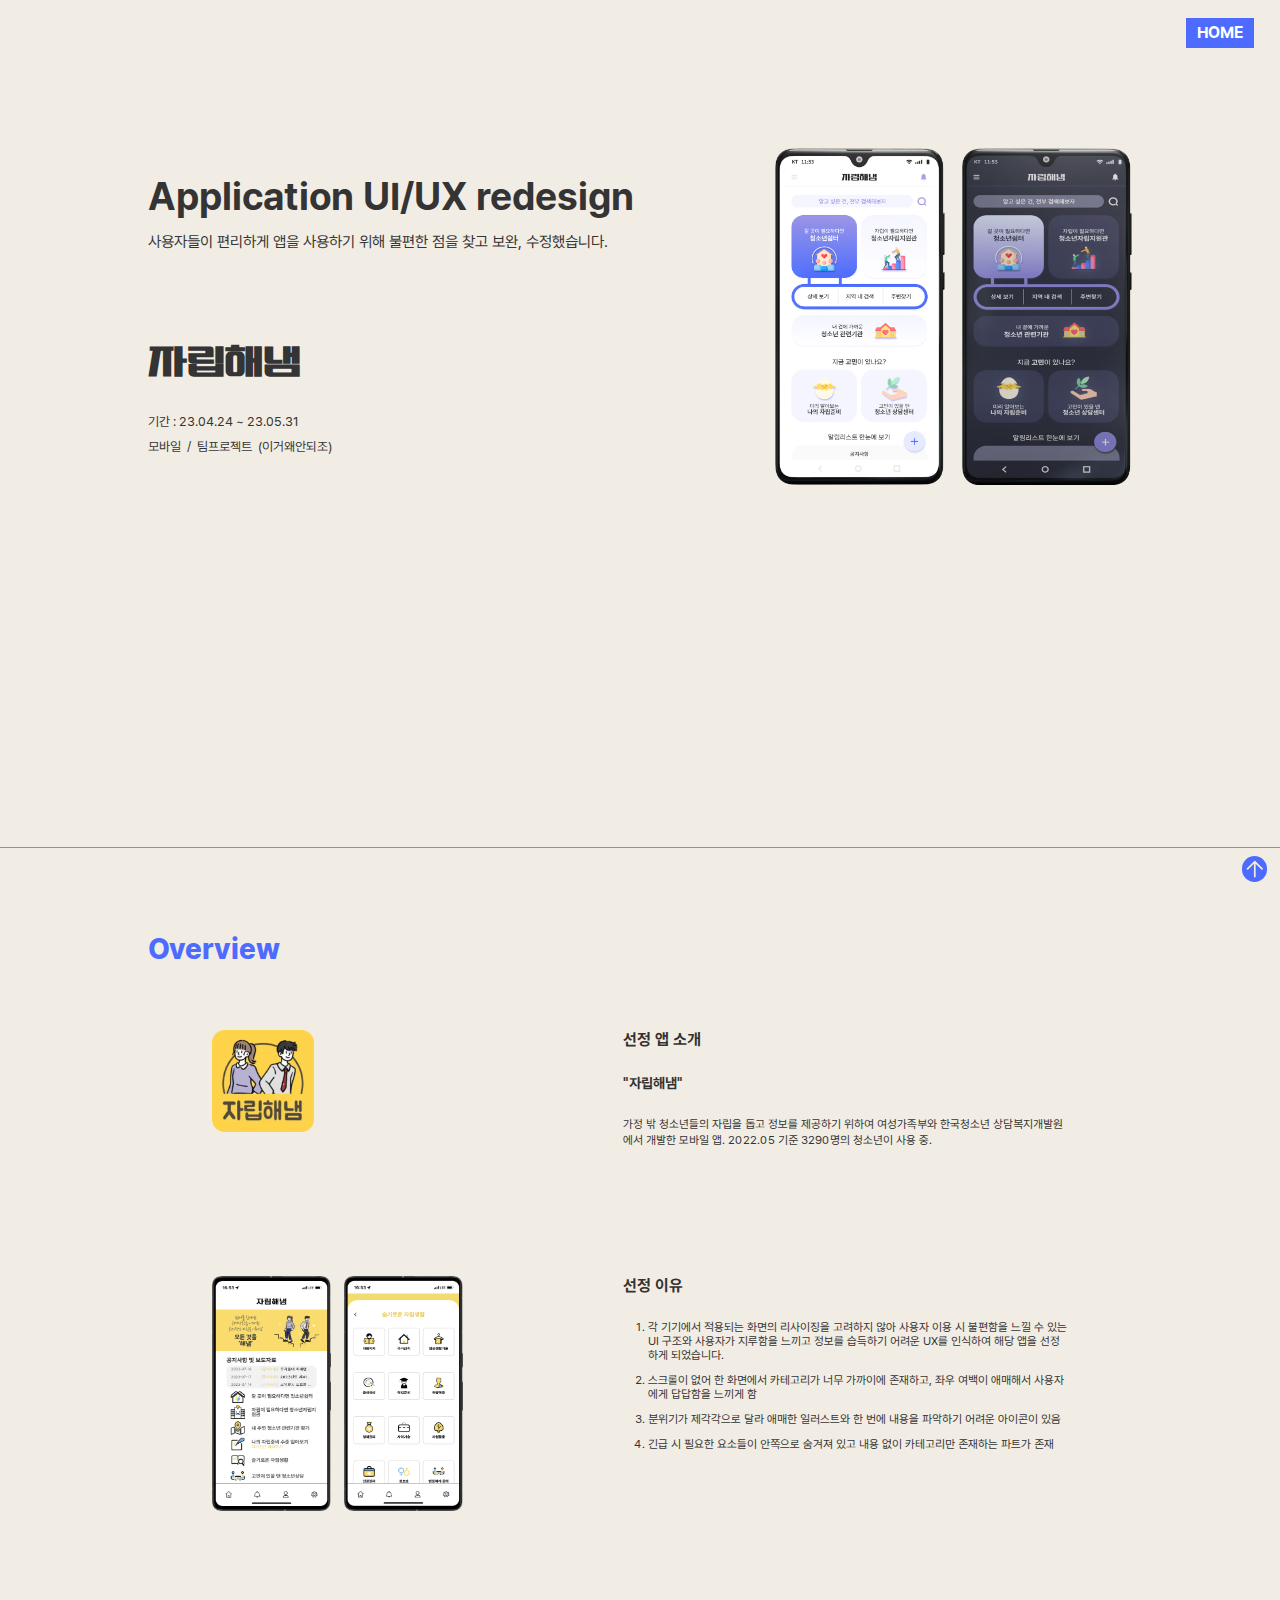
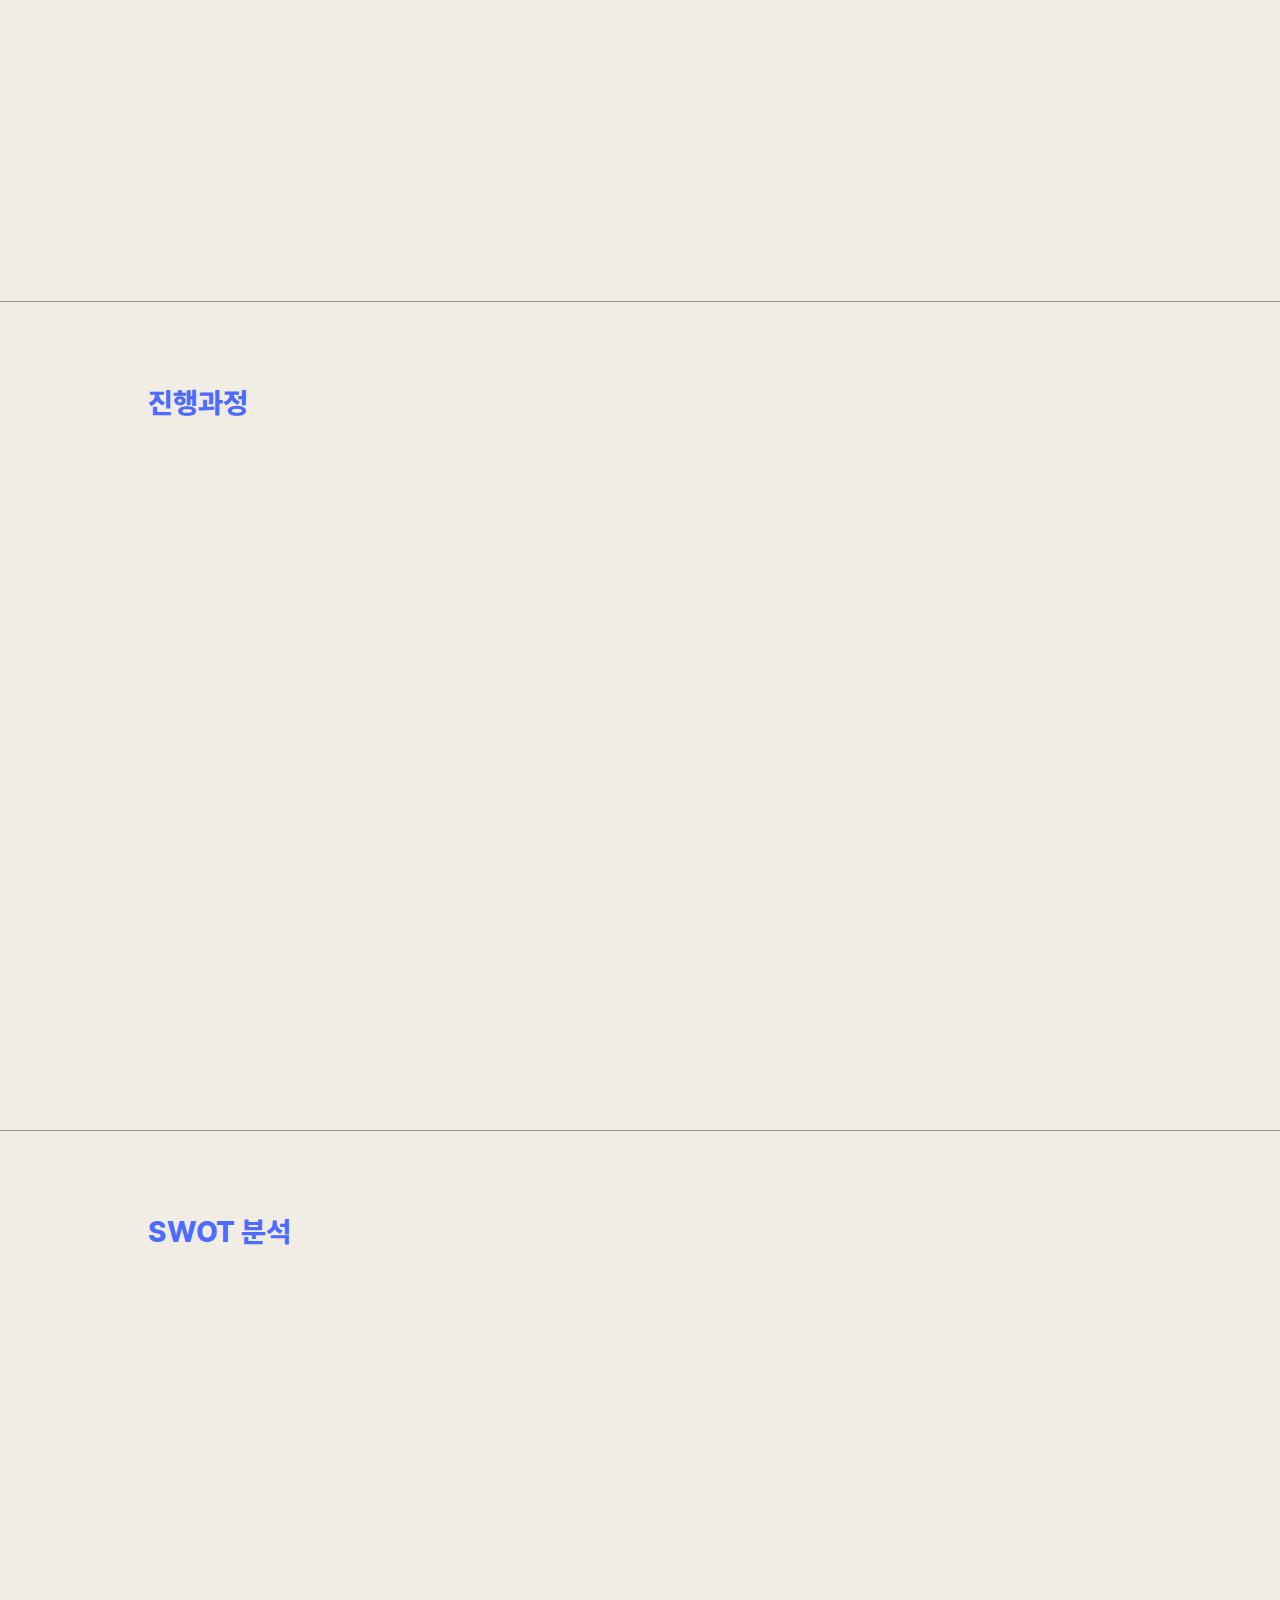
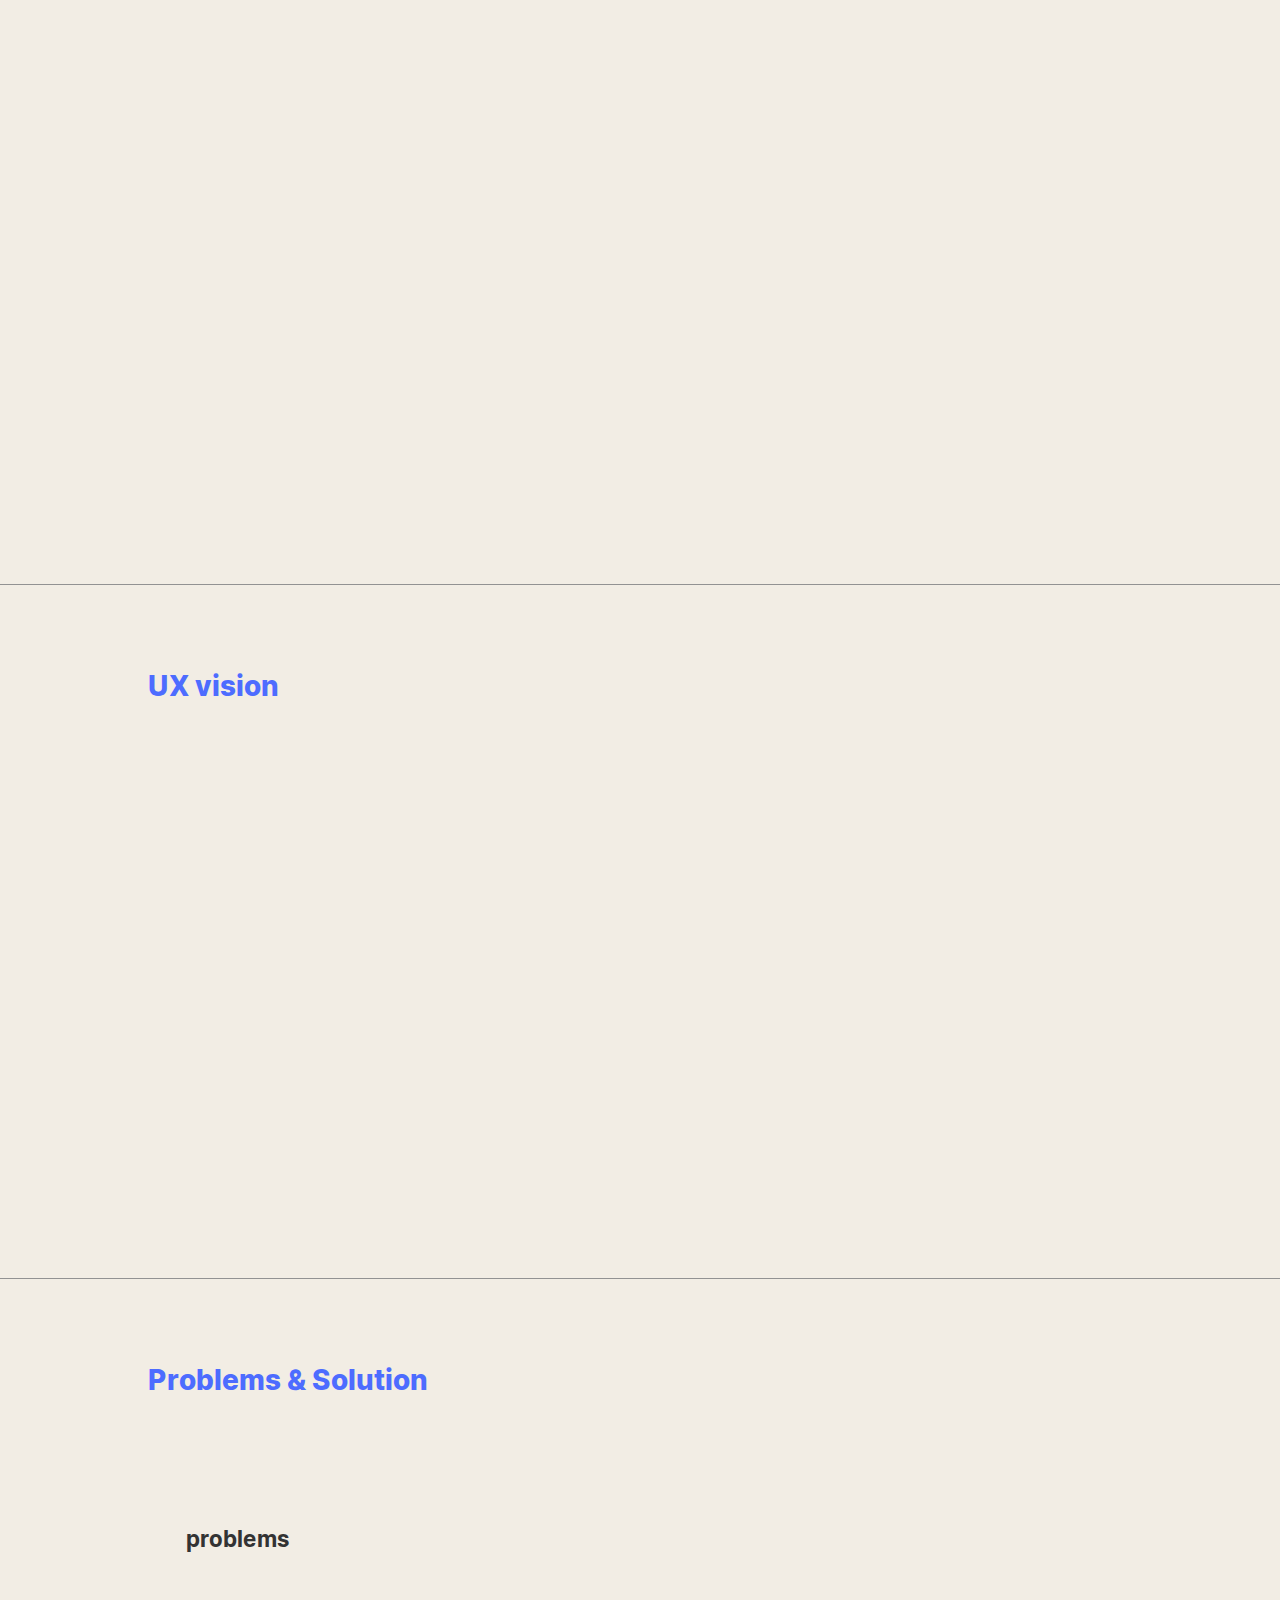
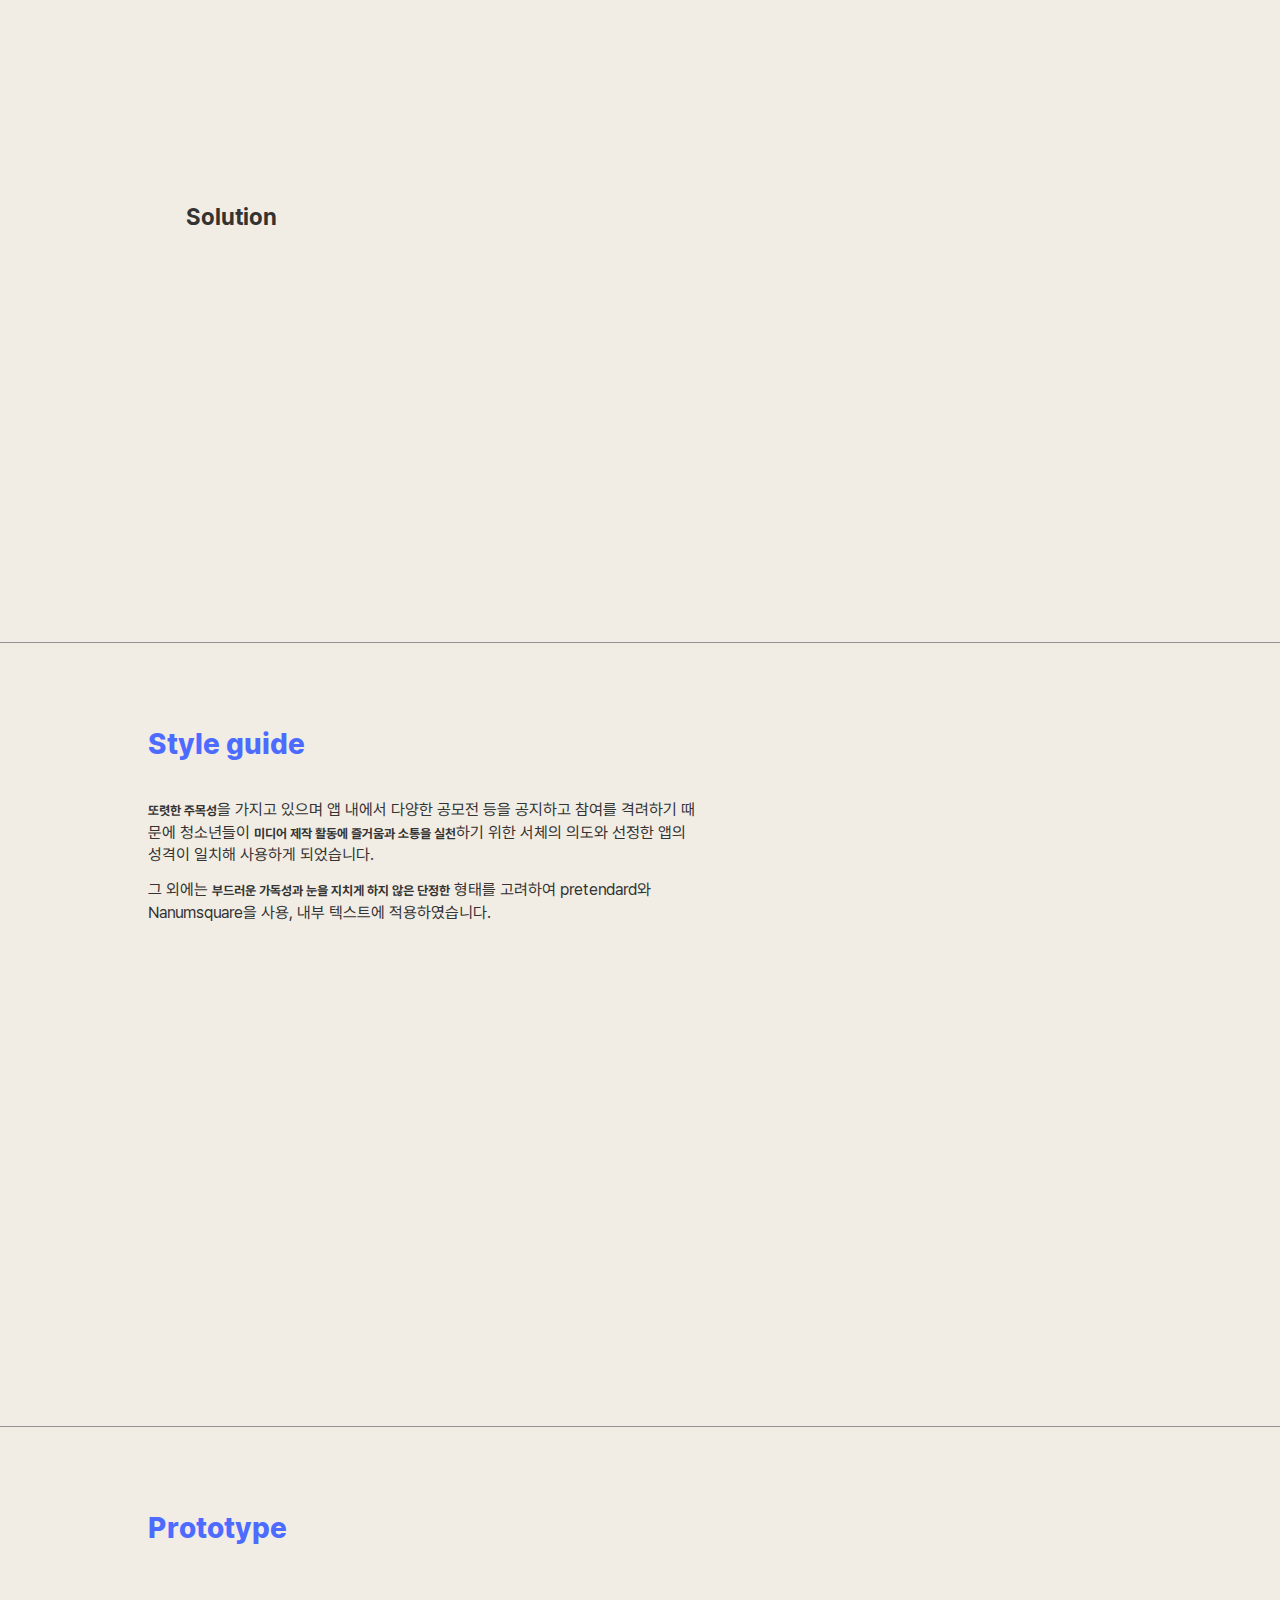
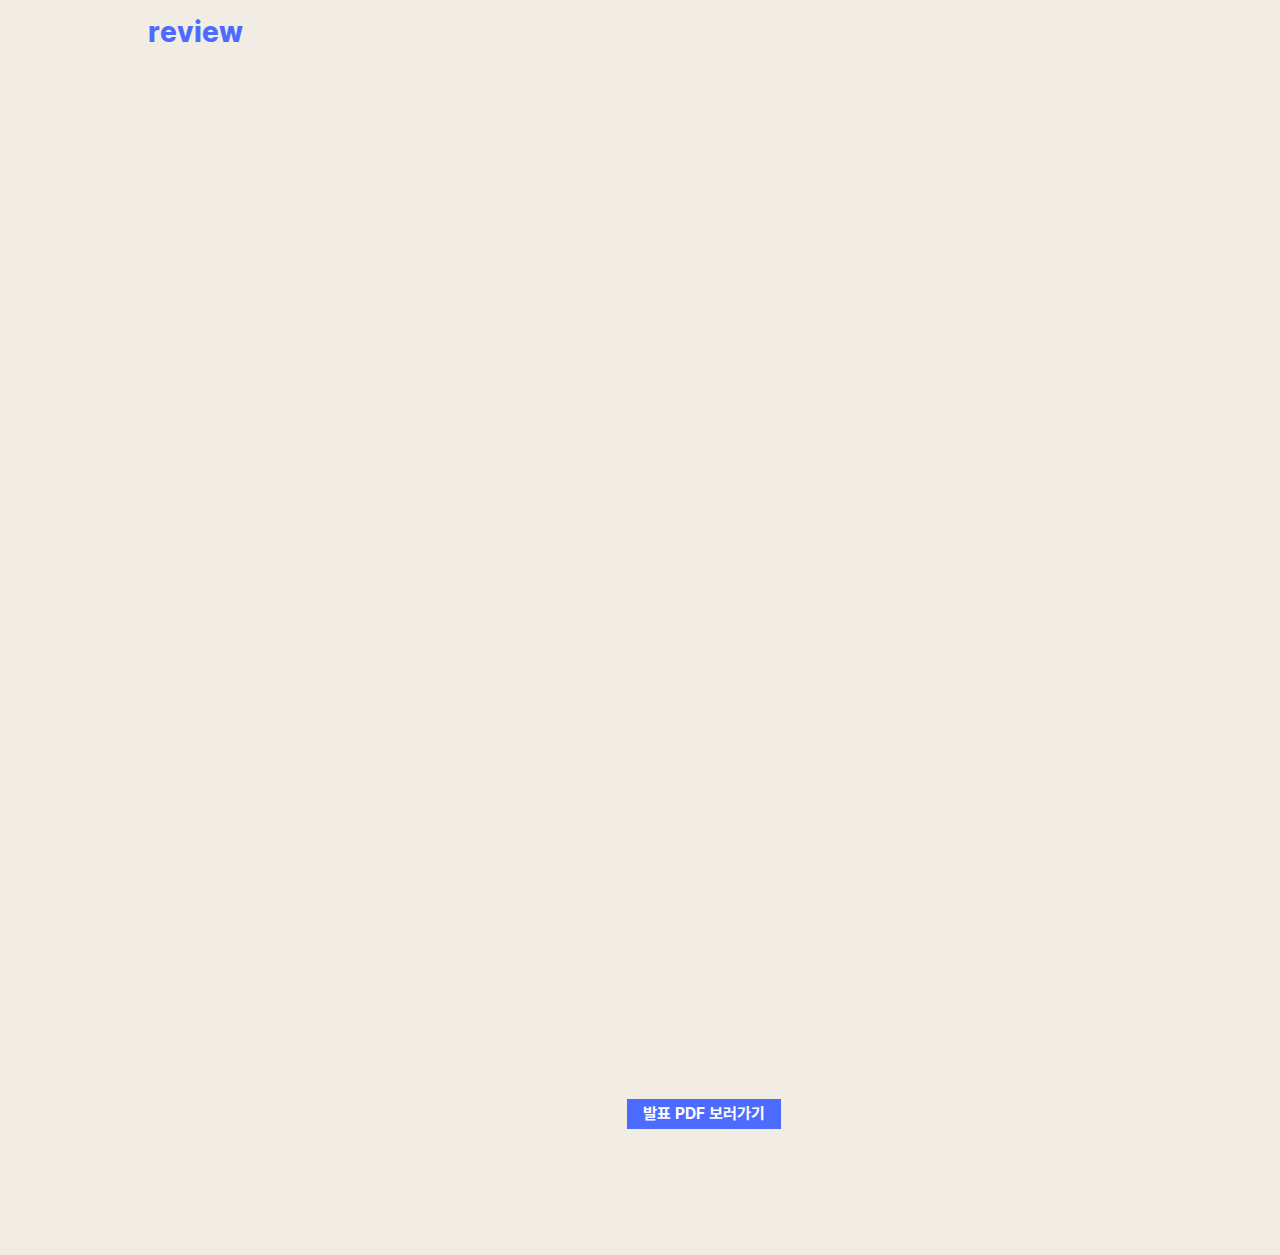
<file: uiux/uiux.html>
<!DOCTYPE html>
<html lang="ko">

<head>
  <meta charset="UTF-8">
  <meta name="viewport" content="width=device-width, initial-scale=1">
  <meta http-equiv="X-UA-Compatible" content="IE=edge">
  <title>이수민_PORTFOLIO</title>

  <!-- reset -->
  <link rel="stylesheet" href="../common/reset.css">

  <!-- favicon-->
  <link rel="icon" href="../index/images/favicon.ico" type="image/x-icon">

  <!-- fonts -->
  <link rel="stylesheet" href="../common/fonts.css">

  <!-- AOS css -->
  <link href="https://unpkg.com/aos@2.3.1/dist/aos.css" rel="stylesheet">

  <!-- 내가 쓴 css -->
  <link rel="stylesheet" href="./uiux.css">

  <!-- jquery -->
  <link rel="stylesheet" href="../common/jquery-3.7.0.min.js">

  <!-- AOS js -->
  <script src="https://unpkg.com/aos@2.3.1/dist/aos.js"></script>

  <!-- swiper js -->
  <script src="../common/swiper-bundle.min.js"></script>

  <!-- 내가 쓴 js -->
  <script defer src="./uiux.js"></script>
</head>

<body>

  <!-- header home_btn -->
  <header>
    <div class="home_btn">
      <span> <a href="../index/index.html">home</a></span>
    </div>
  </header>

  <!-- main intro -->
  <main class="line">
    <div class="main_intro layout-wrapper flex">

      <div class="main_intro_txt">
        <h1>Application UI/UX redesign</h1>
        <h2>사용자들이 편리하게 앱을 사용하기 위해 불편한 점을 찾고 보완, 수정했습니다.</h2>
        <h3>자립해냄</h3>
        <p>기간 : 23.04.24 ~ 23.05.31<br>
          모바일&nbsp;&nbsp;/&nbsp;&nbsp;팀프로젝트&nbsp;&nbsp;(이거왜안되조)</p>
      </div>

      <div class="main_intro_img">
        <img src="./images/app_index.png" alt="자립해냄 리디자인 이미지1">
        <img src="./images/app_index_dark.png" alt="자립해냄 리디자인 이미지2">
      </div>

    </div>
  </main>

  <!-- overview -->
  <div class="overview line">
    <div class="overview_intro layout-wrapper">
      <h1>overview</h1>

      <div class="overview_app flex">
        <img src="./images/app_logo.png" alt="자립해냄 앱 런쳐 아이콘">

        <div class="overview_txt">
          <h2>선정 앱 소개</h2>
          <h4>"자립해냄"</h4>
          <p>가정 밖 청소년들의 자립을 돕고 정보를 제공하기 위하여 여성가족부와 한국청소년 상담복지개발원에서 개발한 모바일 앱.
            2022.05 기준 3290명의 청소년이 사용 중.</p>
        </div>
      </div>

      <div class="overview_main flex">

        <div class="overview_main_img flex">
          <img src="./images/app_main1.png" alt="자립해냄 원본 앱 이미지 1">
          <img src="./images/app_main2.png" alt="자립해냄 원본 앱 이미지 2">
        </div>

        <div class="overview_main_txt">
          <h2>선정 이유</h2>

          <ul>
            <li>각 기기에서 적용되는 화면의 리사이징을 고려하지 않아 사용자 이용 시 불편함을 느낄 수 있는 UI 구조와
              사용자가 지루함을 느끼고 정보를 습득하기 어려운 UX를 인식하여 해당 앱을 선정하게 되었습니다.</li>
            <li>스크롤이 없어 한 화면에서 카테고리가 너무 가까이에 존재하고, 좌우 여백이 애매해서 사용자에게 답답함을 느끼게 함</li>
            <li>분위기가 제각각으로 달라 애매한 일러스트와 한 번에 내용을 파악하기 어려운 아이콘이 있음</li>
            <li>긴급 시 필요한 요소들이 안쪽으로 숨겨져 있고 내용 없이 카테고리만 존재하는 파트가 존재</li>
          </ul>
        </div>

      </div>

    </div>
  </div>

  <!-- 진행과정 -->
  <div class="process line">
    <div class="process_intro layout-wrapper flex">
      <h1>진행과정</h1>

      <div class="process_txt">
        <div class="process_txt_top" data-aos="fade-left" data-aos-duration="1000">
          <p>1. 팀 결성 및 리더 선정<br>2. 앱 선정 및 구조 분석</p>

          <ul>
            <li>2-1 경쟁사 분석 및 UX 방향</li>
            <li>2-2 경쟁사 분석 및 UX 방향</li>
            <li>2-3 As is / To be</li>
          </ul>
          <p>3. 정보구조도<br>
            4. 와이어 프레임 + 워크플로우<br>
            5. 스타일 가이드 제작<br>
            6. 프로토타입 제작<Br>
            7. 프로젝트 완성 및 발표</p>
        </div>

        <div class="process_work flex" data-aos="fade-left" data-aos-duration="1000">
          <h3><span class="half-highlight">담당업무</span></h3>
          <ul>
            <li>팀원들 간의 정보 및 의견 조율, 전달</li>
            <li>
              앱 사전 정보 조사, 정보구조도 및 와이어 프레임 작성</li>
            <li>리디자인 및 수정</li>
          </ul>
        </div>
      </div>

    </div>
  </div>

  <!-- swot -->
  <div class="swot line">
    <div class="swot_intro layout-wrapper">
      <h1>swot 분석</h1>

      <div class="swot_box">

        <div class="swot_box_top flex">
          <div class="txt_box" data-aos="zoom-in" data-aos-duration="1000">
            <h1>strength</h1>
            <ul>
              <li>위기청소년을 위한 복지 앱으로서 공익을 추구</li>
              <li>자립 요인 필요한 정보 확인이 가능한 목적이 뚜렷함</li>
              <li>도움이 필요한 곳으로 바로 상담전화 연결이 가능</li>
              <li>주제가 확실한 메뉴 구성</li>
            </ul>
          </div>

          <div class="txt_box" data-aos="zoom-in" data-aos-duration="1000">
            <h1>weakness</h1>
            <ul>
              <li>기계 별로 리사이징이 고르지 않고 일관적이지 않은 UI</li>
              <li>UI 반응 및 로딩이 느리고 검색 기능 등의 다양성이 떨어짐</li>
              <li>내용이 없는 카테고리의 존재로 사용자에게 불쾌함을 줌</li>
            </ul>
          </div>
        </div>

        <div class="swot_box_bottom flex">
          <div class="txt_box" data-aos="zoom-in" data-aos-duration="1000">
            <h1>opportynity</h1>
            <ul>
              <li>여러 사유로 가정 밖 청소년이 되는 10대의 증가</li>
              <li>청소년 인권 관심에 비례해 가정 내 폭력의 통계가 가시화함</li>
              <li>주 사용자가 SNS 등을 통해 앱을 인식하고 접근하기 좋음</li>
            </ul>
          </div>

          <div class="txt_box" data-aos="zoom-in" data-aos-duration="1000">
            <h1>threat</h1>
            <ul>
              <li>청소년들의 지원 및 도움 요청에 대한 소극적인 태도</li>
              <li>복지에 대한 홍보 부족에 따른 공공복지에 대한 인식 부족</li>
            </ul>
          </div>
        </div>

      </div>

    </div>
  </div>

  <!-- ux vision -->
  <div class="vision line">
    <div class="vision_intro layout-wrapper">

      <h1>UX vision</h1>

      <div class="vision_box">
        <p data-aos="zoom-in" data-aos-duration="1000">사용자 편의를 고려해 기능을 추가하고 사용 중 불쾌함을 줄임</p>
        <p data-aos="zoom-in" data-aos-duration="1000">사용자가 앱을 어렵게 여기지 않도록 만듦</p>
      </div>

    </div>
  </div>

  <!-- 문제해결 -->
  <div class="problem line">
    <div class="problem_intro layout-wrapper">

      <h1>problems & solution</h1>

      <div class="txt_box flex">
        <h2>problems</h2>
        <ul data-aos="fade-left" data-aos-duration="1000">
          <li>읽어야 하는 부분과 눌러야 하는 부분이 불명확함</li>
          <li>좌우 여백이 애매해서 사용자에게 답답함을 느끼게 하고 각 기기에서 적용되는
            화면의 리사이징을 고려하지 않음</li>
          <li>사용자 이용 시 불편함을 느낄 수 있는 UI 구조와 사용자가 지루함을 느끼고
            정보를 습득하기 어려운 UX를 인식하여 개선이 필요</li>
        </ul>
      </div>

      <div class="txt_box flex">
        <h2>Solution</h2>
        <ul data-aos="fade-left" data-aos-duration="1000">
          <li>스크롤을 추가해 레이아웃을 여유롭게 배치</li>
          <li>선택 / 비선택 항목에 대비를 주어 명확하게 구분함</li>
          <li>일관적이지 못한 디자인을 수정해 사용자를 편안하게 유도하였고 사용자 편의를 고려해 기능을 추가하고 사용 중 불쾌함을 줄임</li>
        </ul>
      </div>

    </div>
  </div>

  <!-- style guide -->
  <div class="style line">
    <div class="style_intro layout-wrapper">

      <h1>Style guide</h1>
      <p><span class="bold">또렷한 주목성</span>을 가지고 있으며 앱 내에서 다양한 공모전 등을 공지하고 참여를 격려하기 때문에 청소년들이 <span class="bold">미디어
          제작 활동에 즐거움과 소통을
          실천</span>하기 위한
        서체의 의도와 선정한 앱의 성격이 일치해
        사용하게
        되었습니다.</p>
      <p>그 외에는 <span class="bold">부드러운 가독성과 눈을 지치게 하지 않은 단정한</span> 형태를 고려하여 pretendard와 Nanumsquare을 사용, 내부 텍스트에
        적용하였습니다.</p>

      <div class="style_txt flex">
        <ul data-aos="fade-up">
          <li class="bold">Keyword</li>
          <li class="txt_size">#신뢰감&nbsp;&nbsp;&nbsp;#희망&nbsp;&nbsp;&nbsp;#안정감</li>
        </ul>

        <ul data-aos="fade-up">
          <li class="bold">Fonts</li>
          <li class="txt_size">Establish Retrosans OTF</li>
          <li class="txt_size">Pretendard&nbsp;&nbsp;/&nbsp;&nbsp;NanumSquare Neo </li>
        </ul>

        <ul data-aos="fade-up">
          <li class="bold">Color</li>
          <li><img src="./images/app_style_color.png" alt="자립해냄 스타일 가이드 컬러표"></li>

          <ul class="color_tag">
            <li>#BEC9FF</li>
            <li>#8D86E2</li>
            <li>◀ Linear ▶</li>
            <li>#4D6CFF</li>
            <li>#484848</li>
          </ul>
        </ul>
      </div>

    </div>
  </div>

  <!-- prototype -->
  <div class="prototype line">
    <div class="prototype_intro layout-wrapper">

      <h1>Prototype</h1>

      <div class="prototype_index">
        <img src="./images/app_index.png" alt="자립해냄 리디자인 메인화면" data-aos="zoom-in">

        <div class="txt_box" data-aos="fade-left" data-aos-duration="1000">
          <h2>시작 화면</h2>
          <p>
            중요도가 높은 카테고리를 위로, 스크롤을 추가해 레이아웃을 여유롭게 배치<br>
            페이지를 건너뛰고 바로 가기를 사용함으로써 동작의 복잡함과 사용을 줄일 수 있습니다</p>
        </div>
      </div>

      <div class="prototype_box">
        <div class="txt_box" data-aos="fade-right" data-aos-duration="1000">
          <h2>페이지 차별화</h2>
          <p>유사 페이지 구분을 위해 일러스트 사용</p>
        </div>

        <div data-aos="zoom-in">
          <img src="./images/app_center1.png" alt="자립해냄 앱 리디자인 페이지 화면1">
          <img src="./images/app_center2.png" alt="자립해냄 앱 리디자인 페이지 화면2">
        </div>
      </div>

      <div class="prototype_box">
        <div data-aos="zoom-in">
          <img src=" ./images/app_agency.png" alt="자립해냄 앱 리디자인 쉼터 검색 목록 화면">
          <img src="./images/app_map.png" alt="자립해냄 앱 리디자인 쉼터 지도 검색 화면">
        </div>

        <div class="txt_box" data-aos="fade-left" data-aos-duration="1000">
          <h2>쉼터 및 지도 검색</h2>
          <p>상세 보기에서 지도로 위치와 기관 정보들을 쉽게 파악</p>
        </div>
      </div>

      <div class="prototype_box">
        <div class="txt_box" data-aos="fade-right" data-aos-duration="1000">
          <h2>북마크 추가 </h2>
          <p>눈여겨 본 기관을 즐겨찾기 등록하여 빠른 이용</p>
          <h2>바로 가기 링크</h2>
          <p>카테고리를 나열해 페이지 이동을 줄임</p>
        </div>

        <div data-aos="zoom-in">
          <img src="./images/app_bookmark.png" alt="자립해냄 앱 리디자인 북마크 기능 화면">
          <img src="./images/app_link.png" alt="자립해냄 앱 리디자인 바로가기 링크 화면">
        </div>
      </div>

      <div class="prototype_box">
        <img src=" ./images/sub_button.png" alt="자립해냄 앱 리디자인 서브버튼 상세 화면" data-aos="zoom-in">

        <div class="txt_box" data-aos="fade-left" data-aos-duration="1000">
          <h2>서브 버튼</h2>
          <p>지루함을 줄이고 공간의 여유를 주는 모션</p>
          <p>기존 앱에서는 여러 카테고리 안으로 숨겨져 있던 긴급전화를<br>메인 홈의 서브 버튼으로 꺼내 위급한 상황 시 앱을 통하여<br>청소년이 즉각 도움을 요청할 수 있도록 디자인했습니다.
          </p>
        </div>
      </div>

    </div>
  </div>

  <!-- review -->
  <div class="review">
    <div class="review_intro layout-wrapper">

      <h1>review</h1>

      <div class="review_box flex" data-aos="fade-left" data-aos-duration="1000">
        <h2>A. 잘한 점</h2>
        <p class="box_right">
          1.&nbsp;&nbsp;팀원들의 빠른 피드백 및 피드백 반영</br>
          2.&nbsp;&nbsp;의지와 용기를 북돋아 주며 팀 분위기를 높인 점</br>
          3.&nbsp;&nbsp;개인의 시간까지 내가며 팀 프로젝트 완성도를 높임</br>
          4.&nbsp;&nbsp;기존 앱의 많은 정보들을 논의를 통해 디자인 방향성을 정함</br>
          5.&nbsp;&nbsp;적극적인 의견 제시로 디자인 후보가 많아져 다소 쉽게 결정할 수 있었음</br>
          6.&nbsp;&nbsp;카테고리별 알맞은 아이콘을 찾는데 힘들었으나 서로 도와주고 다양한 사이트 정보를 제공해 줌
        </p>
      </div>

      <div class="review_box flex" data-aos="fade-left" data-aos-duration="1000">
        <h2>B. 부족한 점</h2>
        <p class="box_right ">1.&nbsp;&nbsp;복잡한 정보구조도를 알아보기 편하게 만들지 못한 점</br>
          2.&nbsp;&nbsp;앱의 아이콘들의 통일성이 부족했다는 점</br>
          3.&nbsp;&nbsp;런처 아이콘의 디자인이 원본보다 미흡한 점</br>
          4.&nbsp;&nbsp;프로토타입 과정의 시간이 오래 걸린 점(시간 분배의 아쉬움)</br>
          5.&nbsp;&nbsp;UX vision에 맞춘 방향성을 잃지 않고 개선방향과 목표를 알아보기가 조금 아쉬운 점</p>
      </div>

      <div class="review_box flex" data-aos="fade-left" data-aos-duration="1000">
        <h2>C. 총평</h2>
        <div class="box_right">
          <p> 공공기관 앱을 선정하여 경쟁사 및 유사 앱의 장단점 파악이 어려웠다. 또한 앱에서 기본적으로 제공하는
            정보들이 많아서 틀을 새로 리디자인 하기도 어려웠다.
            그래서 반복되는 레이아웃을 줄여보면 어떨지 고민했던 것 같다.</p>
          <p>
            팀원들과 함께 주말 개인 시간까지 나누어가며 노력했기 때문에 아쉬움보다는 뿌듯함이 더 큰 프로젝트였다. 초반에 디자인에 자신이 없어 어려웠지만 팀원들의 도움을 많이 받았고 긍정적인 모습들을
            보면서
            더 잘하고 싶다는 동기부여가 생기는 과정이었다.</p>
        </div>
      </div>

    </div>
    <!-- 사이트보러가기 btn -->
    <div class="site_btn">
      <span> <a href="https://drive.google.com/file/d/1xNkpfnNdrQEYoSWsvn5ldXxFnkmLLlNP/view?usp=sharing"
          target="_blank">발표 PDF
          보러가기</a></span>
    </div>

  </div>


  <!-- top_btn -->
  <div class="top_btn">
    <a href="#">
      <svg xmlns="http://www.w3.org/2000/svg" viewBox="0 -960 960 960">
        <path
          d="M448.5-166.667v-505.667L211.333-435.5 166.667-480 480-793.333 793.333-480l-44.666 44.5-236.834-236.834v505.667H448.5Z" />
      </svg></a>
  </div>


</body>

</html>
</file>
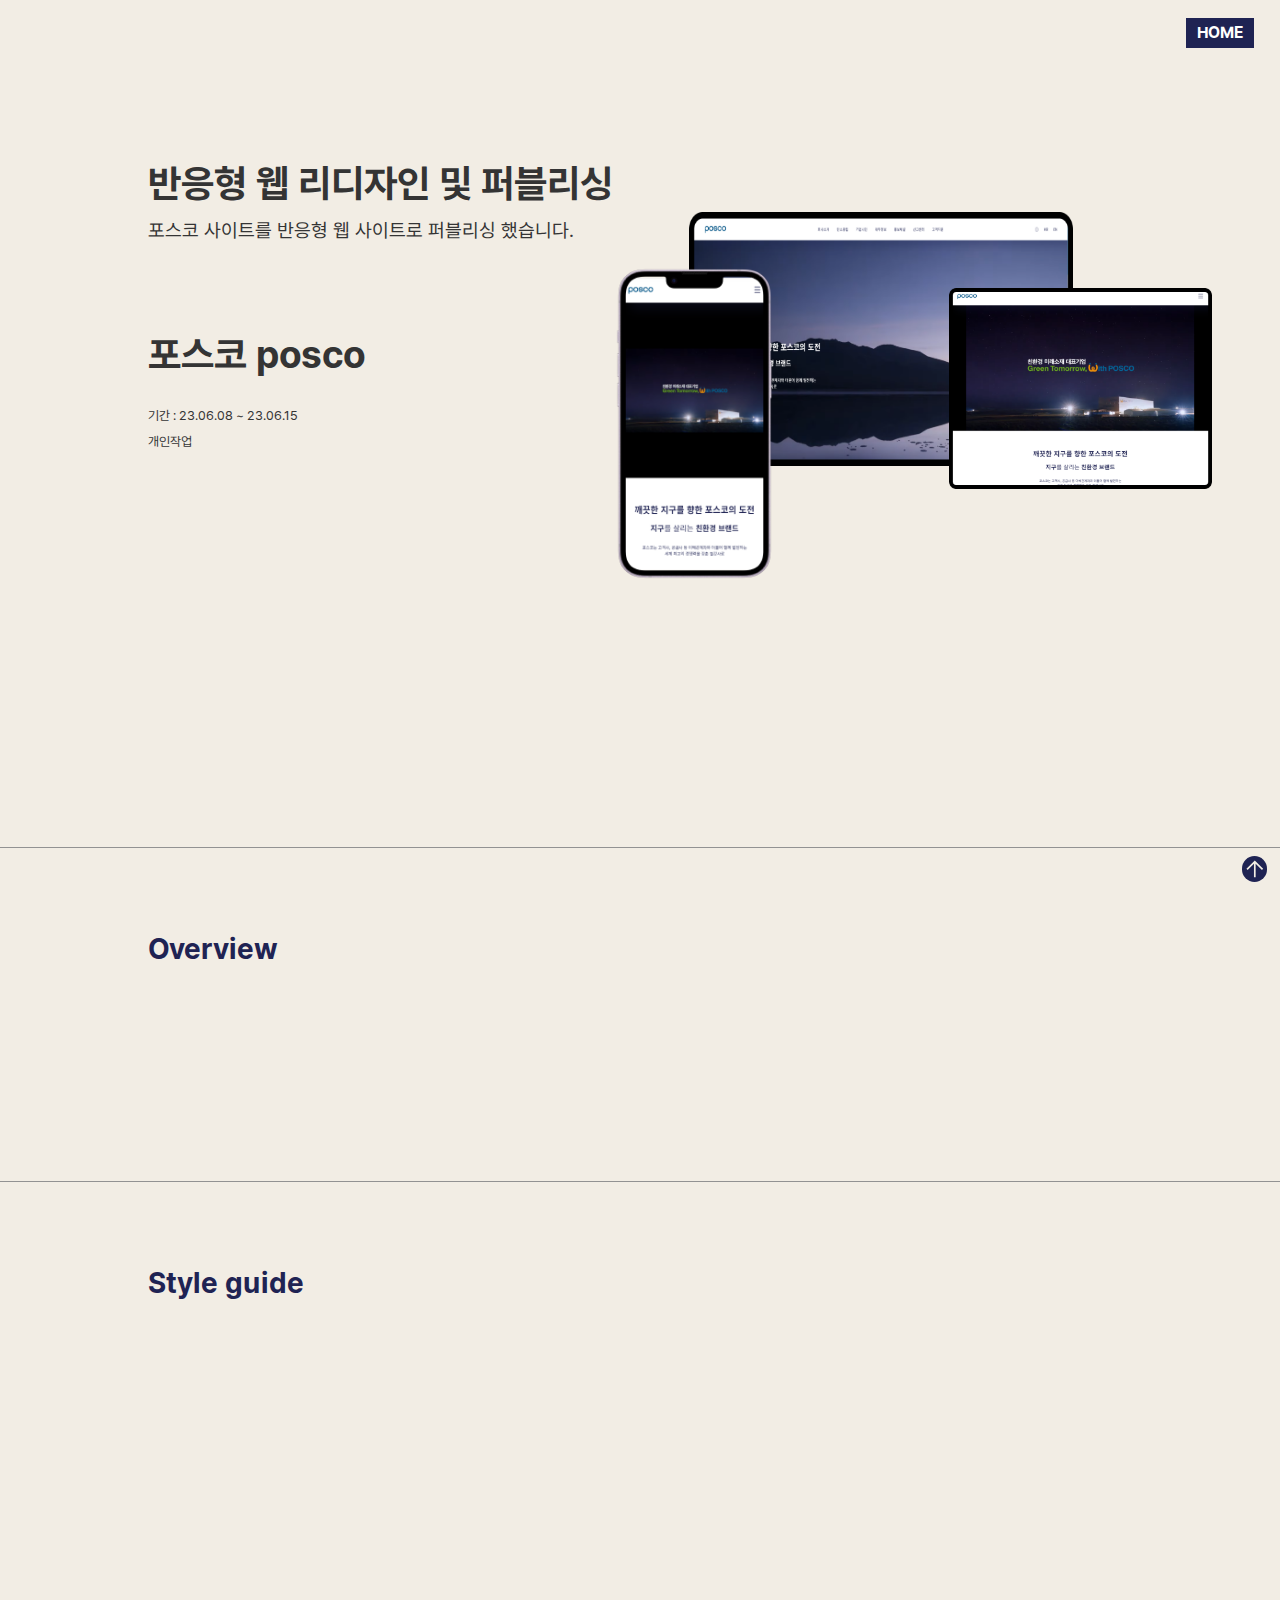
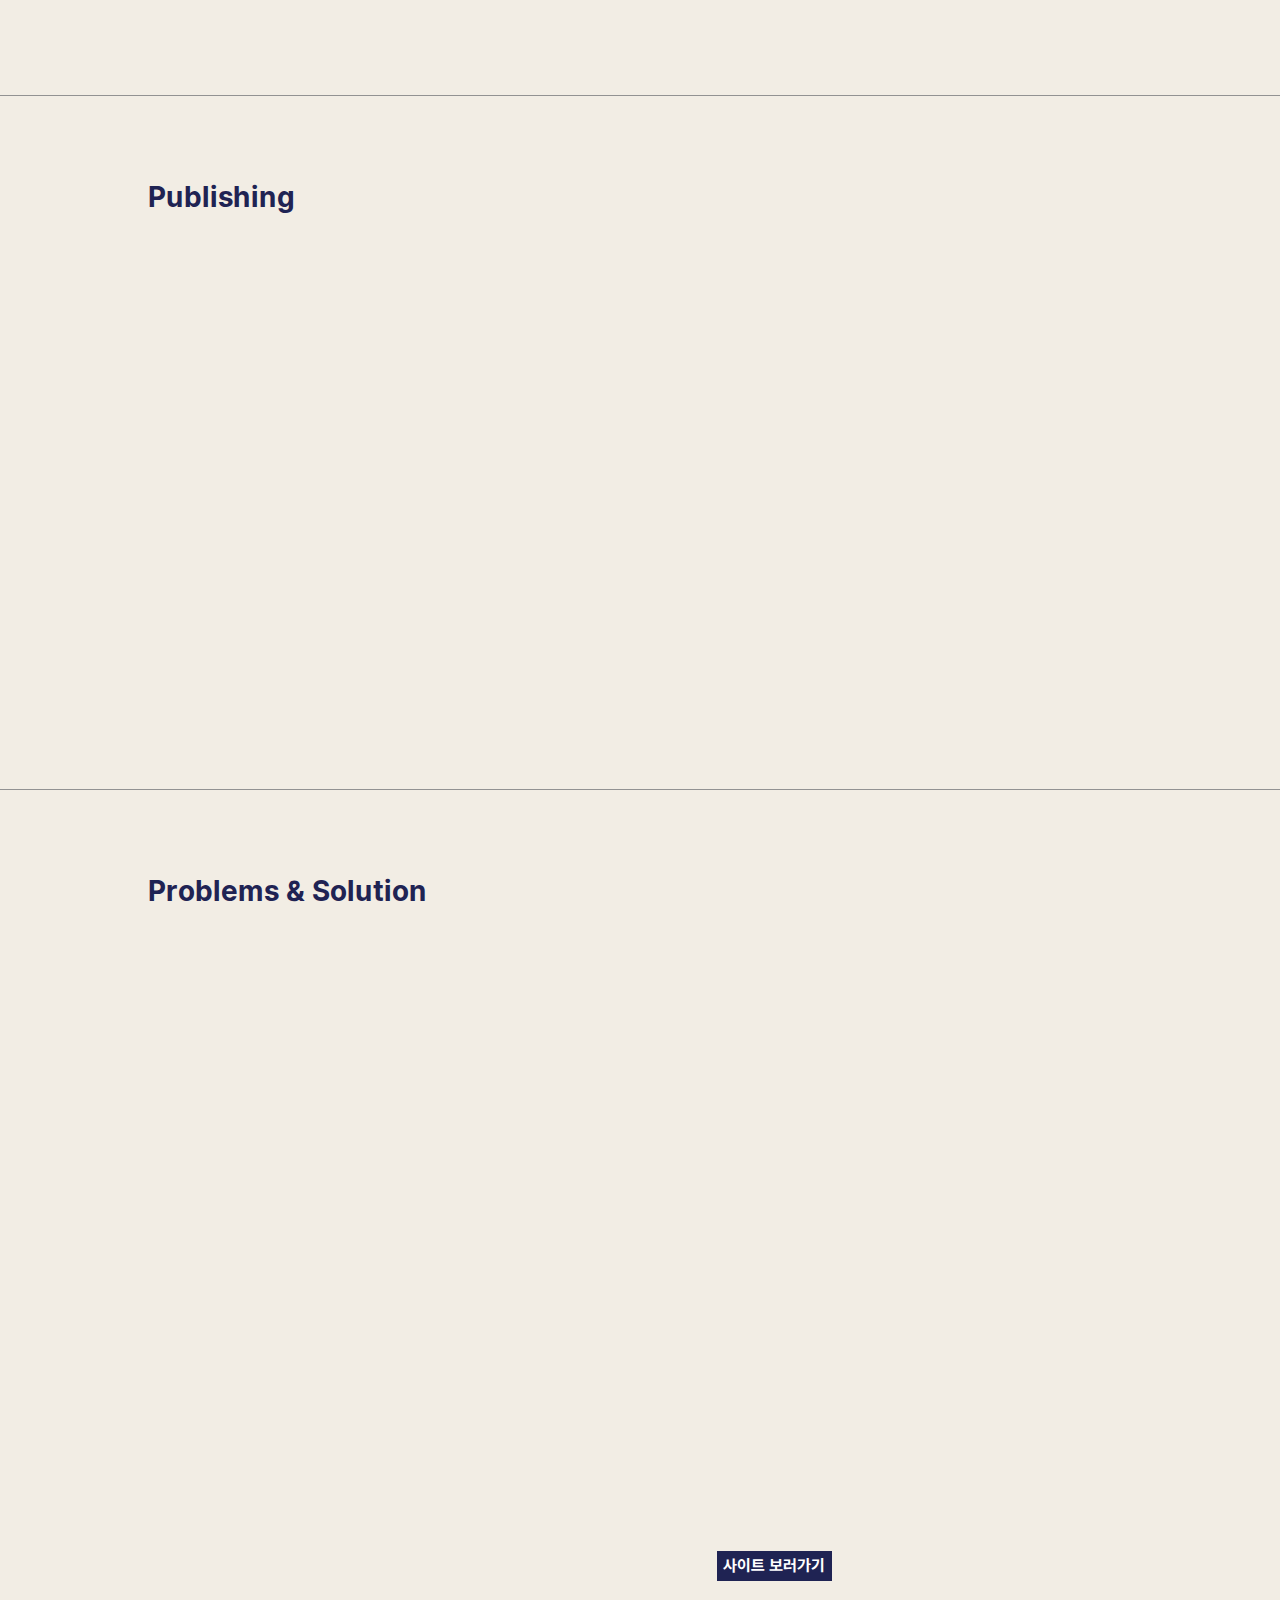
<file: posco/posco_Sub/posco_sub.html>
<!DOCTYPE html>
<html lang="ko">

<head>
    <meta charset="UTF-8">
    <meta name="viewport" content="width=device-width, initial-scale=1">
    <meta http-equiv="X-UA-Compatible" content="IE=edge">
    <title>이수민_PORTFOLIO</title>

    <!-- reset -->
    <link rel="stylesheet" href="../../common/reset.css">

    <!-- favicon -->
    <link rel="icon" href="../../index/images/favicon.ico" type="image/x-icon">

    <!-- fonts -->
    <link rel="stylesheet" href="../../common/fonts.css">

    <!-- AOS css -->
    <link href="https://unpkg.com/aos@2.3.1/dist/aos.css" rel="stylesheet">

    <!-- 내 style css -->
    <link rel="stylesheet" href="./posco_sub.css">

    <!-- jQuery -->
    <script src="../../common/jquery-3.7.0.min.js"></script>

    <!-- AOS js -->
    <script src="https://unpkg.com/aos@2.3.1/dist/aos.js"></script>

    <!-- swiper js -->
    <script src="../../common/swiper-bundle.min.js"></script>

    <!-- 내가 쓴 js -->
    <script defer src="./posco_sub.js"></script>
</head>

<body>
    <!-- 홈버튼 -->
    <header>
        <div class="home_btn">
            <span> <a href="../../index/index.html">home</a></span>
        </div>
    </header>


    <!-- 반응형 웹 페이지 소개 -->
    <main class="mainpage line">
        <div class="main_intro layout-wrapper flex">

            <div class="main_intro_txt">
                <h1>반응형 웹 리디자인 및 퍼블리싱</h1>
                <h2>포스코 사이트를 반응형 웹 사이트로 퍼블리싱 했습니다. </h2>
                <h3>포스코 posco</h3>
                <p>기간 : 23.06.08 ~ 23.06.15<br>
                    개인작업</p>
            </div>

            <div class="main_intro_img">
                <img class="mobile" src="./images/posco_mobile_mockup.png" alt="반응형 웹 페이지 모바일 화면">
                <img class="pc" src="./images/posco_pc_mockup.png" alt="반응형 웹 페이지 pc 화면">
                <img class="tablet" src="./images/posco_tablet_mockup.png" alt="반응형 웹 페이지 태블릿 화면">
            </div>

        </div>
    </main>


    <!-- 프로젝트 목표 -->
    <div class="project line">
        <div class="project_intro layout-wrapper flex">

            <h1>Overview</h1>

            <div class="project_txt" data-aos="fade-left" data-aos-duration="1000">
                <p>포스코 기업이 내세운 친환경 철강 전문성이 돋보일 수 있도록 리디자인 하고자 했습니다</p>
                <p>라인과 여백을 사용해 심플하면서도 조화롭게 구성했으며 깔끔한 이미지를 위해<br> 정돈된 레이아웃과 가독성 있는 폰트를 사용했습니다. </p>
            </div>

        </div>
    </div>


    <!-- 스타일 가이드 -->
    <div class="style line">
        <div class="style_intro layout-wrapper">

            <h1>Style guide</h1>

            <div class="style_txt">
                <ul data-aos="fade-up" data-aos-duration="1000">
                    <li class="bold">Keyword</li>
                    <li class="txt_size">#단단함&nbsp;&nbsp;&nbsp;#글로벌&nbsp;&nbsp;&nbsp;#기술력</li>
                </ul>

                <ul data-aos="fade-up" data-aos-duration="1000">
                    <li class="bold">Fonts</li>
                    <li class="txt_size">Noto Sans&nbsp;&nbsp;/&nbsp;&nbsp;Metropolis</li>
                </ul>

                <ul data-aos="fade-up" data-aos-duration="1000">
                    <li class="bold">Color</li>
                    <li><img src="./images/posco_style_color.png" alt="스타일 가이드 컬러표"></li>

                    <ul class="color_tag">
                        <li>#1F2353</li>
                        <li>#77C9FF</li>
                        <li>#F5F5FA</li>
                    </ul>
                </ul>
            </div>

        </div>
    </div>

    <!-- 퍼블리싱 -->
    <div class="publishing line">
        <div class="publishing_intro layout-wrapper flex">

            <h1>Publishing</h1>

            <div class="publishing_txt">
                <div class=" media" data-aos="fade-left" data-aos-duration="1000">
                    <h3>1. 미디어 쿼리를 이용한 유연한 콘텐츠 배치</h3>
                    <p>해상도에 따른 사이즈 변화를 위해 px이 아닌<span class="half-highlight"> 가변 가능한 vw, vh 사용</span><br>
                        가독성을 높이기 위한 줄바꿈 word-break 사용<br>
                        @media="(width >=1165px)” / @media="(width >=768px)” / @media="(width >=500px)” </p>
                </div>

                <div class="webpage" data-aos="fade-left" data-aos-duration="1000">
                    <h3>2. 웹페이지 레이아웃 제작</h3>
                    <p><span class="half-highlight">flex 사용</span> 웹페이지 레이아웃 제작</p>
                </div>

                <div class="move" data-aos="fade-left" data-aos-duration="1000">
                    <h3>3. 동적 효과 구현 (CSS, JavaScript)</h3>
                    <p>이미지 박스 hover 시 해당 이미지 내용 출력<br>
                        스크롤 위치에 따른 <span class="half-highlight"> nav 바 생성 변화</span> 이벤트</p>
                </div>
            </div>

        </div>
    </div>

    <!-- 문제점&해결 -->
    <div class="problem">
        <div class="problem_intro layout-wrapper flex">

            <h1>Problems & Solution</h1>

            <div class="problem_txt">
                <div class="video" data-aos="fade-left" data-aos-duration="1000">
                    <h3>1. 기존 사이트의 video를 사용하려 했으나, 기본적으로 고정되어 있는 사이즈로 인하여 비율 제어 문제 발생.</h3>
                    <p>유사한 video로 대체하여 <span class="half-highlight">iframe tag</span>를 이용해 <span
                            class="half-highlight">비율 제어 문제</span>를 해결함. </p>
                </div>

                <div class="green" data-aos="fade-left" data-aos-duration="1000">
                    <h3>2. 이미지 3개 hover 시 slide-up으로 나타나는 텍스트 박스가 이미지 크기에 맞지 않는 문제가 발생함.</h3>
                    <p>html에서의 img tag에 사용한 <span class="half-highlight">이미지 사이즈의 비율이 1 : 1이 아니어서</span> 문제가 발생하였으므로 사이즈
                        수정 후 해결함</p>
                </div>

                <!-- <div class="logo" data-aos="fade-left" data-aos-duration="1000">
                    <h3>3. 탄소중립 section의 브랜드 로고 background: url(image 경로) 사용하였으나 사이즈 조절의 어려움 </h3>
                    <p>브랜드 로고별로 동일한 여백과 사이즈 조절을 단순히 margin 혹은 padding으로만 조절하려 해서 사이즈 조절이 힘들었음, 그러나 <span
                            class="half-highlight">background-size : %</span>로 조절하여 해결함.</p>
                </div> -->

                <div class="green" data-aos="fade-left" data-aos-duration="1000">
                    <h3>3. 스크롤 위치에 따른 nav 바 변화 이벤트와 top에서 떨어져야 하나 구현되지 않는 문제 발생</h3>
                    <p>해당 영역에 <span class="half-highlight">position : sticky, top:0</span>을 적용했고 JavaScript marginTop으로
                        이벤트 발생할 것이라 생각하였지만 해결 불가했음.<br>그러나
                        <span class="half-highlight">JavaScript transform:'translate(0)'</span>을 적용시켰더니 문제 해결함.
                    </p>
                </div>
            </div>

        </div>

        <!-- 사이트보러가기 btn -->
        <div class="footer_btn">
            <span> <a href="../posco.html" target="_blank">사이트 보러가기</a></span>
        </div>

    </div>

    <!-- top_btn -->
    <div class="top_btn">
        <a href="#">
            <svg xmlns="http://www.w3.org/2000/svg" viewBox="0 -960 960 960">
                <path
                    d="M448.5-166.667v-505.667L211.333-435.5 166.667-480 480-793.333 793.333-480l-44.666 44.5-236.834-236.834v505.667H448.5Z" />
            </svg></a>
    </div>
</body>

</html>
</file>
<file: index/fonts.css>
@charset "utf-8";

/* 메인 영어 Playfair Display , sans-serif; */
@import url('https://fonts.googleapis.com/css2?family=Playfair+Display:wght@400;500;600;700;900&display=swap');

/* 서브 영어 'NeueHaasDisplay', sans-serif; */
@font-face {
  font-family: 'Neue Haas Display';
  src: url('../assets/fonts/NeueHaasDisplayRoman.woff2') format('woff2');
  font-weight: 400;
  font-style: normal;
  font-display: swap;
}

@font-face {
  font-family: 'Neue Haas Display';
  src: url('../assets/fonts/NeueHaasDisplayMedium.woff2') format('woff2');
  font-weight: 600;
  font-style: normal;
  font-display: swap;
}

@font-face {
  font-family: 'Neue Haas Display';
  src: url('../assets/fonts/NeueHaasDisplayBold.woff2') format('woff2');
  font-weight: 800;
  font-style: normal;
  font-display: swap;
}

/* 기술 설명 및 about 한글 fonts */
@font-face {
  font-family: 'HANAMDAUM';
  src: url('../assets/fonts/HANAMDAUM_Body.woff2') format('woff2');
  font-weight: 400;
  font-style: normal;
}

/* 카테고리 한글 제목 fonts 결정하기 */
@font-face {
  font-family: 'LeferiPointSpecial';
  src: url('../assets/fonts/LeferiPointSpecial.woff2') format('woff2');
  font-weight: 400;
  font-style: normal;
}

@font-face {
  font-family: 'establish Retrosans';
  src: url('../assets/fonts/establish Retrosans.woff2') format('woff2');
  font-weight: 400;
  font-style: normal;
}
</file>
<file: index/index.css>
@charset " utf-8";

@import url(./common.css);

/***** header *****/
header {
  width: 100%;
  margin: 50px auto;
}
header .portfolio_svg {
  margin: 0 auto;
  width: 95%;
}
header .portfolio_svg svg {
  text-align: center;
  margin: 0 auto;
}

/*** 깃허브 버튼 ***/
/*
.dropdown {
  position: fixed;
  display: inline-block;
  font-family: 'Neue Haas Display';

  top: 1.3%;
  right: 1%;
}
.dropdown > input[type='checkbox'] {
  position: absolute;
  left: -100vw;
}
.dropdown label {
  font-size: 1.1vw;
}
.dropdown ul li a {
  font-size: 0.8vw;
}
.dropdown > label,
.dropdown > a[role='button'] {
  width: 7vw;
  text-align: center;
  display: inline-block;
  padding: 6px 15px;
  background-color: #7f9e67;
  color: #f2ede4;
  line-height: 1.5em;
  text-decoration: none;
  border: 1px solid #7f9e67;
  cursor: pointer;
  -webkit-border-radius: 3px;
  -moz-border-radius: 3px;
  border-radius: 1.8vw;
}
.dropdown > label:hover,
.dropdown > a[role='button']:hover,
.dropdown > a[role='button']:focus {
  border-color: #7f9e67;
}
.dropdown > label:after,
.dropdown > a[role="button"]:after {
  content: "\e313";
  font-family: FontAwesome;
  display: inline-block;
  margin-left: 6px;
}
.dropdown > ul {
  position: absolute;
  z-index: 999;
  display: block;
  left: -100vw;
  top: calc(1.5em + 14px);
  border: 1px solid #7f9e67;
  background: #f2ede4;
  padding: 6px 0;
  margin: 0;
  list-style: none;
  width: 100%;
  -webkit-border-radius: 3px;
  -moz-border-radius: 3px;
  border-radius: 3px;
  -webkit-box-shadow: 0 3px 8px rgba(0, 0, 0, 0.15);
  -moz-box-shadow: 0 3px 8px rgba(0, 0, 0, 0.15);
  box-shadow: 0 3px 8px rgba(0, 0, 0, 0.15);
}
.dropdown > ul a {
  display: block;
  padding: 6px 15px;
  text-decoration: none;
  color: #7f9e67;
}
.dropdown > ul a:hover,
.dropdown > ul a:focus {
  background: #7f9e67;
  color: #f2ede4;
}
.dropdown > input[type='checkbox']:checked ~ ul,
.dropdown > ul:target {
  left: 0;
}
.dropdown > [type="checkbox"]:checked + label:after,
.dropdown > ul:target ~ a:after {
  content: "\f0d8";
}
.dropdown a.close {
  display: none;
}
.dropdown > ul:target ~ a.close {
  display: block;
  position: absolute;
  left: 0;
  top: 0;
  height: 100%;
  width: 100%;
  text-indent: -100vw;
  z-index: 1000;
} */

/*** 기존 버튼 ***/
header .git_btn {
  width: 5.35vw;
  font-family: var(--en-font);
  text-transform: uppercase;
  font-weight: 600;

  position: fixed;
  right: 1%;
  top: 2%;
}
header .git_btn span {
  text-align: center;
  background-color: #7f9e67;
  color: #fff;
  height: 2.35vw;

  line-height: 2.35vw;
  display: block;
}
header .git_btn span a {
  display: block;
}
header .git_btn span:hover {
  background: transparent;
  color: #7f9e67;
  box-shadow: -7px -7px 20px 0px #2221, -4px -4px 5px 0px #2221,
    7px 7px 20px 0px #2221, 4px 4px 5px 0px #2221;
}
header .git_btn span:before,
header .git_btn span:after {
  content: '';
  position: absolute;
  top: 0;
  right: 0;
  height: 2px;
  width: 0;

  background-color: #7f9e67;
  transition: 400ms ease all;
}
header .git_btn span:after {
  right: inherit;
  top: inherit;
  left: 0;
  bottom: 0;
}
header .git_btn span:hover:before,
header .git_btn span:hover:after {
  width: 100%;
  transition: 800ms ease all;
}


/***** main *****/
.main-txt {
  width: 100%;
  height: 46vh;
  position: relative;
  border-bottom: 1px solid var(--color);
}
.main-txt h3 {
  font-size: var(--font-size-47);
  font-weight: 400;
}
.main-txt .name {
  font-size: var(--font-size-30);
  margin-top: 1vw;
}
.main-txt .name span {
  font-weight: 700;
}
.main-txt .main-mail {
  font-family: var(--en-font);
  font-size: var(--font-size-25);
  position: absolute;
  bottom: 8%;
  right: 2%;
}
.main-txt .main-mail span {
  text-transform: uppercase;
  font-weight: 700;
}
.main-txt .explore-svg {
  position: absolute;
  left: 48%;
  bottom: 8%;
}

/*****  explore svg ani *****/
.explore-svg:hover {
  cursor: pointer;
}
.explore-svg:hover svg .svg-elem-1 {
  stroke-dashoffset: 291.8130187988281px;
  stroke-dasharray: 291.8130187988281px;
  -webkit-transition: stroke-dashoffset 0.7s cubic-bezier(0.47, 0, 0.745, 0.715)
      0s,
    fill 0.7s cubic-bezier(0.47, 0, 0.745, 0.715) 0.8s;
  transition: stroke-dashoffset 0.5s cubic-bezier(0.47, 0, 0.745, 0.715) 0s,
    fill 0.7s cubic-bezier(0.47, 0, 0.745, 0.715) 0.8s;
}
.explore-svg:hover svg.active .svg-elem-1 {
  stroke-dashoffset: 583.6260375976562px;
}
.explore-svg:hover svg .svg-elem-2 {
  transition: 0.4s;
  transform: translateY(20px);
}
.explore-svg:hover svg .svg-elem-3 {
  opacity: 0;
  visibility: none;
  transition: all 0.7s ease-in-out;
}

/*** div1, selected category ***/
.selected-line {
  border-bottom: 1px solid var(--color);
}
.selected-line .selected {
  text-transform: uppercase;
  font-family: var(--en-font);
  font-size: var(--font-size-20);
  font-weight: 700;
  display: flex;
  justify-content: space-between;
  align-items: center;
}
.selected-line li svg {
  animation: motion 1s linear infinite;
}
@keyframes motion {
  0% {
    transform: translate(0);
  }
  100% {
    transform: translateY(8px);
  }
}

/*** div2, 메뉴 카테고리 ***/
.main-category {
  width: 100%;
}
.category-txt {
  border-bottom: 2px solid var(--color);
}
.category-txt:hover {
  color: #eae1d3;
  background-color: rgba(104, 135, 93, 0.636);
  margin: 0;
  transition: 0.5s linear;
}
.category-txt .category {
  display: flex;
  position: relative;
}
.category-txt .category3 {
  font-family: 'LeferiPointSpecial';
}

/*** viewmore-animation ***/
.focus-in-expand-fwd {
  -webkit-animation: focus-in-expand-fwd 0.8s
    cubic-bezier(0.25, 0.46, 0.45, 0.94) both;
  animation: focus-in-expand-fwd 0.8s cubic-bezier(0.25, 0.46, 0.45, 0.94) both;
}

@-webkit-keyframes focus-in-expand-fwd {
  0% {
    letter-spacing: -0.5em;
    -webkit-transform: translateZ(-800px);
    transform: translateZ(-800px);
    -webkit-filter: blur(12px);
    filter: blur(12px);
    opacity: 0;
  }
  100% {
    -webkit-transform: translateZ(0);
    transform: translateZ(0);
    -webkit-filter: blur(0);
    filter: blur(0);
    opacity: 1;
  }
}
@keyframes focus-in-expand-fwd {
  0% {
    letter-spacing: -0.5em;
    -webkit-transform: translateZ(-800px);
    transform: translateZ(-800px);
    -webkit-filter: blur(12px);
    filter: blur(12px);
    opacity: 0;
  }
  100% {
    -webkit-transform: translateZ(0);
    transform: translateZ(0);
    -webkit-filter: blur(0);
    filter: blur(0);
    opacity: 1;
  }
}

.category-txt .category li:last-child {
  display: none;
  text-transform: uppercase;
  font-family: var(--en-font);
  font-weight: 700;
  position: absolute;
  bottom: 5%;
  right: 0.5%;
}
.category-txt:hover .category li:last-child {
  display: block;
}
.category-txt .category li:first-child {
  font-family: var(--en-font);
  font-weight: 500;
  font-size: var(--font-size-19);
  border-bottom: 2px solid var(--color);
  position: absolute; /* position사용으로 border 숫자 아래로 옮김 relative 안줌 */
}
.category-txt .category li:nth-child(2) {
  font-size: var(--font-size-118);
  text-transform: capitalize;
  margin-left: 50px;
}

/***** skill *****/
.skill {
  width: 100%;
  height: 77vh;
  margin-top: 100px;
}
.skill .skill-div {
  width: 90%;
  font-weight: 700;
  display: flex;
  justify-content: space-between;
  /* align-items: flex-start; */
}
.skill .skill-div h1 {
  width: 10%;
  font-size: var(--font-size-101);
  text-transform: capitalize;
  position: relative;
}
/* .skill .skill-div h1::after {
  content: '';
  border: 1px solid var(--color);
  display: block;
  width: 8vw;
  position: absolute;
  left: 175%;
  top: 30%;
} */

/* skill 오른쪽 4개 목록 */
.skill .skill-txt {
  width: 75%;
  font-family: var(--ko-font);

  margin-left: 15%;
  margin-top: 2%;
  word-wrap: break-word;
}
.skill .skill-txt .skill-top {
  display: flex;
  justify-content: space-between;
  align-items: flex-start;

  margin-bottom: 120px;
}
.skill .skill-txt .skill-bottom {
  display: flex;
  justify-content: space-between;
  align-items: flex-start;
}
.skill .skill-txt p {
  font-family: var(--en-font);
  font-size: var(--font-size-25);
  margin-bottom: 45px;
}
.skill .skill-txt li {
  font-size: var(--font-size-20);
  font-weight: 500;
  list-style: square;
  margin-bottom: 15px;
  margin-left: 30px;
}

/*****  div4, 키워드 *****/
.keyword {
  /* background-color: #ddd; */
  width: 100%;
  height: 20vh;
  line-height: 20vh;
  /* margin-top: 70px; */
}
.keyword-txt {
  margin: 50px auto;
  width: 70%;
  display: flex;
  justify-content: space-evenly;
  align-items: center;
  font-size: 4vw;
  margin-left: 13vw;
}

/***** footer about 페이지 *****/
footer {
  width: 100%;
  height: 50vh;
  position: relative;
}
footer .about-me {
  /* width: 90%; */
  display: flex;
  justify-content: center;
}
footer h1 {
  background: url(./images/footer-img.png) no-repeat 0 50% / contain;
  text-indent: -9999px;
  width: 10vw;
  height: 13vw;
  position: absolute;
  bottom: 3%;
}
footer .about-me .about-txt {
  margin-top: 50px;
  display: flex;
  justify-content: space-evenly;
}
footer .about-me .about-txt h3 {
  width: 25%;
  font-size: var(--font-size-47);
  text-transform: uppercase;
  font-family: var(--main-font);
}
footer .about-me .about-txt .intro {
  font-size: 1.1vw;
  font-family: var(--ko-font);
  line-height: 2;
  word-break: break-all;
  margin-left: 5vw;
}
footer .about-me .about-txt p:first-child {
  margin-bottom: 1vw;
}
footer .about-me .about-txt p span {
  font-size: var(--font-size-25);
}
footer .about-me .about-txt p:last-child {
  margin-top: 1vw;
}
</file>
<file: common/fonts.css>
/* 자립해냄 서브페이지 fonts */
@font-face {
  font-family: 'establish Retrosans';
  src: url('../assets/fonts/establish Retrosans.woff2') format('woff2');
  font-weight: 400;
  font-style: normal;
}

/* 개인프로젝트 fonts */
@font-face {
  font-family: 'Hahmlet-Regular';
  src: url('https://cdn.jsdelivr.net/gh/projectnoonnu/noonfonts_2110@1.0/Hahmlet-Regular.woff2') format('woff2');
  font-weight: normal;
  font-style: normal;
}

/* [0] */
@font-face {
  font-family: 'Pretendard Variable';
  font-style: normal;
  font-display: swap;
  font-weight: 45 920;
  src: local('Pretendard Variable'),
    url(../assets/fonts/PretendardVariable.subset.0.woff2)
      format('woff2-variations');
  unicode-range: U+f9ca-fa0b, U+ff03-ff05, U+ff07, U+ff0a-ff0b, U+ff0d-ff19,
    U+ff1b, U+ff1d, U+ff20-ff5b, U+ff5d, U+ffe0-ffe3, U+ffe5-ffe6;
}

/* [1] */
@font-face {
  font-family: 'Pretendard Variable';
  font-style: normal;
  font-display: swap;
  font-weight: 45 920;
  src: local('Pretendard Variable'),
    url(../assets/fonts/PretendardVariable.subset.1.woff2)
      format('woff2-variations');
  unicode-range: U+d723-d728, U+d72a-d733, U+d735-d748, U+d74a-d74f, U+d752-d753,
    U+d755-d757, U+d75a-d75f, U+d762-d764, U+d766-d768, U+d76a-d76b, U+d76d-d76f,
    U+d771-d787, U+d789-d78b, U+d78d-d78f, U+d791-d797, U+d79a, U+d79c,
    U+d79e-d7a3, U+f900-f909, U+f90b-f92e;
}

/* [2] */
@font-face {
  font-family: 'Pretendard Variable';
  font-style: normal;
  font-display: swap;
  font-weight: 45 920;
  src: local('Pretendard Variable'),
    url(../assets/fonts/PretendardVariable.subset.2.woff2)
      format('woff2-variations');
  unicode-range: U+d679-d68b, U+d68e-d69e, U+d6a0, U+d6a2-d6a7, U+d6a9-d6c3,
    U+d6c6-d6c7, U+d6c9-d6cb, U+d6cd-d6d3, U+d6d5-d6d6, U+d6d8-d6e3, U+d6e5-d6e7,
    U+d6e9-d6fb, U+d6fd-d717, U+d719-d71f, U+d721-d722;
}

/* [3] */
@font-face {
  font-family: 'Pretendard Variable';
  font-style: normal;
  font-display: swap;
  font-weight: 45 920;
  src: local('Pretendard Variable'),
    url(../assets/fonts/PretendardVariable.subset.3.woff2)
      format('woff2-variations');
  unicode-range: U+d5bc-d5c7, U+d5ca-d5cb, U+d5cd-d5cf, U+d5d1-d5d7, U+d5d9-d5da,
    U+d5dc, U+d5de-d5e3, U+d5e6-d5e7, U+d5e9-d5eb, U+d5ed-d5f6, U+d5f8,
    U+d5fa-d5ff, U+d602-d603, U+d605-d607, U+d609-d60f, U+d612-d613, U+d616-d61b,
    U+d61d-d637, U+d63a-d63b, U+d63d-d63f, U+d641-d647, U+d64a-d64c, U+d64e-d653,
    U+d656-d657, U+d659-d65b, U+d65d-d666, U+d668, U+d66a-d678;
}

/* [4] */
@font-face {
  font-family: 'Pretendard Variable';
  font-style: normal;
  font-display: swap;
  font-weight: 45 920;
  src: local('Pretendard Variable'),
    url(../assets/fonts/PretendardVariable.subset.4.woff2)
      format('woff2-variations');
  unicode-range: U+d507, U+d509-d50b, U+d50d-d513, U+d515-d53b, U+d53e-d53f,
    U+d541-d543, U+d545-d54c, U+d54e, U+d550, U+d552-d557, U+d55a-d55b,
    U+d55d-d55f, U+d561-d564, U+d566-d567, U+d56a, U+d56c, U+d56e-d573,
    U+d576-d577, U+d579-d583, U+d585-d586, U+d58a-d5a4, U+d5a6-d5bb;
}

/* [5] */
@font-face {
  font-family: 'Pretendard Variable';
  font-style: normal;
  font-display: swap;
  font-weight: 45 920;
  src: local('Pretendard Variable'),
    url(../assets/fonts/PretendardVariable.subset.5.woff2)
      format('woff2-variations');
  unicode-range: U+d464-d477, U+d47a-d47b, U+d47d-d47f, U+d481-d487, U+d489-d48a,
    U+d48c, U+d48e-d4e7, U+d4e9-d503, U+d505-d506;
}

/* [6] */
@font-face {
  font-family: 'Pretendard Variable';
  font-style: normal;
  font-display: swap;
  font-weight: 45 920;
  src: local('Pretendard Variable'),
    url(../assets/fonts/PretendardVariable.subset.6.woff2)
      format('woff2-variations');
  unicode-range: U+d3bf-d3c7, U+d3ca-d3cf, U+d3d1-d3eb, U+d3ee-d3ef, U+d3f1-d3f3,
    U+d3f5-d3fb, U+d3fd-d400, U+d402-d45b, U+d45d-d463;
}

/* [7] */
@font-face {
  font-family: 'Pretendard Variable';
  font-style: normal;
  font-display: swap;
  font-weight: 45 920;
  src: local('Pretendard Variable'),
    url(../assets/fonts/PretendardVariable.subset.7.woff2)
      format('woff2-variations');
  unicode-range: U+d2ff, U+d302-d304, U+d306-d30b, U+d30f, U+d311-d313,
    U+d315-d31b, U+d31e, U+d322-d324, U+d326-d327, U+d32a-d32b, U+d32d-d32f,
    U+d331-d337, U+d339-d33c, U+d33e-d37b, U+d37e-d37f, U+d381-d383, U+d385-d38b,
    U+d38e-d390, U+d392-d397, U+d39a-d39b, U+d39d-d39f, U+d3a1-d3a7, U+d3a9-d3aa,
    U+d3ac, U+d3ae-d3b3, U+d3b5-d3b7, U+d3b9-d3bb, U+d3bd-d3be;
}

/* [8] */
@font-face {
  font-family: 'Pretendard Variable';
  font-style: normal;
  font-display: swap;
  font-weight: 45 920;
  src: local('Pretendard Variable'),
    url(../assets/fonts/PretendardVariable.subset.8.woff2)
      format('woff2-variations');
  unicode-range: U+d257-d27f, U+d281-d29b, U+d29d-d29f, U+d2a1-d2ab, U+d2ad-d2b7,
    U+d2ba-d2bb, U+d2bd-d2bf, U+d2c1-d2c7, U+d2c9-d2ef, U+d2f2-d2f3, U+d2f5-d2f7,
    U+d2f9-d2fe;
}

/* [9] */
@font-face {
  font-family: 'Pretendard Variable';
  font-style: normal;
  font-display: swap;
  font-weight: 45 920;
  src: local('Pretendard Variable'),
    url(../assets/fonts/PretendardVariable.subset.9.woff2)
      format('woff2-variations');
  unicode-range: U+d1b4, U+d1b6-d1f3, U+d1f5-d22b, U+d22e-d22f, U+d231-d233,
    U+d235-d23b, U+d23d-d240, U+d242-d256;
}

/* [10] */
@font-face {
  font-family: 'Pretendard Variable';
  font-style: normal;
  font-display: swap;
  font-weight: 45 920;
  src: local('Pretendard Variable'),
    url(../assets/fonts/PretendardVariable.subset.10.woff2)
      format('woff2-variations');
  unicode-range: U+d105-d12f, U+d132-d133, U+d135-d137, U+d139-d13f, U+d141-d142,
    U+d144, U+d146-d14b, U+d14e-d14f, U+d151-d153, U+d155-d15b, U+d15e-d187,
    U+d189-d19f, U+d1a2-d1a3, U+d1a5-d1a7, U+d1a9-d1af, U+d1b2-d1b3;
}

/* [11] */
@font-face {
  font-family: 'Pretendard Variable';
  font-style: normal;
  font-display: swap;
  font-weight: 45 920;
  src: local('Pretendard Variable'),
    url(../assets/fonts/PretendardVariable.subset.11.woff2)
      format('woff2-variations');
  unicode-range: U+d04b-d04f, U+d051-d057, U+d059-d06b, U+d06d-d06f, U+d071-d073,
    U+d075-d07b, U+d07e-d0a3, U+d0a6-d0a7, U+d0a9-d0ab, U+d0ad-d0b3, U+d0b6,
    U+d0b8, U+d0ba-d0bf, U+d0c2-d0c3, U+d0c5-d0c7, U+d0c9-d0cf, U+d0d2,
    U+d0d6-d0db, U+d0de-d0df, U+d0e1-d0e3, U+d0e5-d0eb, U+d0ee-d0f0, U+d0f2-d104;
}

/* [12] */
@font-face {
  font-family: 'Pretendard Variable';
  font-style: normal;
  font-display: swap;
  font-weight: 45 920;
  src: local('Pretendard Variable'),
    url(../assets/fonts/PretendardVariable.subset.12.woff2)
      format('woff2-variations');
  unicode-range: U+cfa2-cfc3, U+cfc5-cfdf, U+cfe2-cfe3, U+cfe5-cfe7, U+cfe9-cff4,
    U+cff6-cffb, U+cffd-cfff, U+d001-d003, U+d005-d017, U+d019-d033, U+d036-d037,
    U+d039-d03b, U+d03d-d04a;
}

/* [13] */
@font-face {
  font-family: 'Pretendard Variable';
  font-style: normal;
  font-display: swap;
  font-weight: 45 920;
  src: local('Pretendard Variable'),
    url(../assets/fonts/PretendardVariable.subset.13.woff2)
      format('woff2-variations');
  unicode-range: U+cef0-cef3, U+cef6, U+cef9-ceff, U+cf01-cf03, U+cf05-cf07,
    U+cf09-cf0f, U+cf11-cf12, U+cf14-cf1b, U+cf1d-cf1f, U+cf21-cf2f, U+cf31-cf53,
    U+cf56-cf57, U+cf59-cf5b, U+cf5d-cf63, U+cf66, U+cf68, U+cf6a-cf6f,
    U+cf71-cf84, U+cf86-cf8b, U+cf8d-cfa1;
}

/* [14] */
@font-face {
  font-family: 'Pretendard Variable';
  font-style: normal;
  font-display: swap;
  font-weight: 45 920;
  src: local('Pretendard Variable'),
    url(../assets/fonts/PretendardVariable.subset.14.woff2)
      format('woff2-variations');
  unicode-range: U+ce3c-ce57, U+ce5a-ce5b, U+ce5d-ce5f, U+ce61-ce67, U+ce6a,
    U+ce6c, U+ce6e-ce73, U+ce76-ce77, U+ce79-ce7b, U+ce7d-ce83, U+ce85-ce88,
    U+ce8a-ce8f, U+ce91-ce93, U+ce95-ce97, U+ce99-ce9f, U+cea2, U+cea4-ceab,
    U+cead-cee3, U+cee6-cee7, U+cee9-ceeb, U+ceed-ceef;
}

/* [15] */
@font-face {
  font-family: 'Pretendard Variable';
  font-style: normal;
  font-display: swap;
  font-weight: 45 920;
  src: local('Pretendard Variable'),
    url(../assets/fonts/PretendardVariable.subset.15.woff2)
      format('woff2-variations');
  unicode-range: U+cd92-cd93, U+cd96-cd97, U+cd99-cd9b, U+cd9d-cda3, U+cda6-cda8,
    U+cdaa-cdaf, U+cdb1-cdc3, U+cdc5-cdcb, U+cdcd-cde7, U+cde9-ce03, U+ce05-ce1f,
    U+ce22-ce34, U+ce36-ce3b;
}

/* [16] */
@font-face {
  font-family: 'Pretendard Variable';
  font-style: normal;
  font-display: swap;
  font-weight: 45 920;
  src: local('Pretendard Variable'),
    url(../assets/fonts/PretendardVariable.subset.16.woff2)
      format('woff2-variations');
  unicode-range: U+ccef-cd07, U+cd0a-cd0b, U+cd0d-cd1a, U+cd1c, U+cd1e-cd2b,
    U+cd2d-cd5b, U+cd5d-cd77, U+cd79-cd91;
}

/* [17] */
@font-face {
  font-family: 'Pretendard Variable';
  font-style: normal;
  font-display: swap;
  font-weight: 45 920;
  src: local('Pretendard Variable'),
    url(../assets/fonts/PretendardVariable.subset.17.woff2)
      format('woff2-variations');
  unicode-range: U+cc3f-cc43, U+cc46-cc47, U+cc49-cc4b, U+cc4d-cc53, U+cc55-cc58,
    U+cc5a-cc5f, U+cc61-cc97, U+cc9a-cc9b, U+cc9d-cc9f, U+cca1-cca7, U+ccaa,
    U+ccac, U+ccae-ccb3, U+ccb6-ccb7, U+ccb9-ccbb, U+ccbd-cccf, U+ccd1-cce3,
    U+cce5-ccee;
}

/* [18] */
@font-face {
  font-family: 'Pretendard Variable';
  font-style: normal;
  font-display: swap;
  font-weight: 45 920;
  src: local('Pretendard Variable'),
    url(../assets/fonts/PretendardVariable.subset.18.woff2)
      format('woff2-variations');
  unicode-range: U+cb91-cbd3, U+cbd5-cbe3, U+cbe5-cc0b, U+cc0e-cc0f, U+cc11-cc13,
    U+cc15-cc1b, U+cc1d-cc20, U+cc23-cc27, U+cc2a-cc2b, U+cc2d, U+cc2f,
    U+cc31-cc37, U+cc3a, U+cc3c;
}

/* [19] */
@font-face {
  font-family: 'Pretendard Variable';
  font-style: normal;
  font-display: swap;
  font-weight: 45 920;
  src: local('Pretendard Variable'),
    url(../assets/fonts/PretendardVariable.subset.19.woff2)
      format('woff2-variations');
  unicode-range: U+caf4-cb47, U+cb4a-cb90;
}

/* [20] */
@font-face {
  font-family: 'Pretendard Variable';
  font-style: normal;
  font-display: swap;
  font-weight: 45 920;
  src: local('Pretendard Variable'),
    url(../assets/fonts/PretendardVariable.subset.20.woff2)
      format('woff2-variations');
  unicode-range: U+ca4a-ca4b, U+ca4e-ca4f, U+ca51-ca53, U+ca55-ca5b, U+ca5d-ca60,
    U+ca62-ca83, U+ca85-cabb, U+cabe-cabf, U+cac1-cac3, U+cac5-cacb, U+cacd-cad0,
    U+cad2, U+cad4-cad8, U+cada-caf3;
}

/* [21] */
@font-face {
  font-family: 'Pretendard Variable';
  font-style: normal;
  font-display: swap;
  font-weight: 45 920;
  src: local('Pretendard Variable'),
    url(../assets/fonts/PretendardVariable.subset.21.woff2)
      format('woff2-variations');
  unicode-range: U+c996-c997, U+c99a-c99c, U+c99e-c9bf, U+c9c2-c9c3, U+c9c5-c9c7,
    U+c9c9-c9cf, U+c9d2, U+c9d4, U+c9d7-c9d8, U+c9db, U+c9de-c9df, U+c9e1-c9e3,
    U+c9e5-c9e6, U+c9e8-c9eb, U+c9ee-c9f0, U+c9f2-c9f7, U+c9f9-ca0b, U+ca0d-ca28,
    U+ca2a-ca49;
}

/* [22] */
@font-face {
  font-family: 'Pretendard Variable';
  font-style: normal;
  font-display: swap;
  font-weight: 45 920;
  src: local('Pretendard Variable'),
    url(../assets/fonts/PretendardVariable.subset.22.woff2)
      format('woff2-variations');
  unicode-range: U+c8e9-c8f4, U+c8f6-c8fb, U+c8fe-c8ff, U+c901-c903, U+c905-c90b,
    U+c90e-c910, U+c912-c917, U+c919-c92b, U+c92d-c94f, U+c951-c953, U+c955-c96b,
    U+c96d-c973, U+c975-c987, U+c98a-c98b, U+c98d-c98f, U+c991-c995;
}

/* [23] */
@font-face {
  font-family: 'Pretendard Variable';
  font-style: normal;
  font-display: swap;
  font-weight: 45 920;
  src: local('Pretendard Variable'),
    url(../assets/fonts/PretendardVariable.subset.23.woff2)
      format('woff2-variations');
  unicode-range: U+c841-c84b, U+c84d-c86f, U+c872-c873, U+c875-c877, U+c879-c87f,
    U+c882-c884, U+c887-c88a, U+c88d-c8c3, U+c8c5-c8df, U+c8e1-c8e8;
}

/* [24] */
@font-face {
  font-family: 'Pretendard Variable';
  font-style: normal;
  font-display: swap;
  font-weight: 45 920;
  src: local('Pretendard Variable'),
    url(../assets/fonts/PretendardVariable.subset.24.woff2)
      format('woff2-variations');
  unicode-range: U+c779-c77b, U+c77e-c782, U+c786, U+c78b, U+c78d, U+c78f,
    U+c792-c793, U+c795, U+c797, U+c799-c79f, U+c7a2, U+c7a7-c7ab, U+c7ae-c7bb,
    U+c7bd-c7c0, U+c7c2-c7c7, U+c7c9-c7dc, U+c7de-c7ff, U+c802-c803, U+c805-c807,
    U+c809, U+c80b-c80f, U+c812, U+c814, U+c817-c81b, U+c81e-c81f, U+c821-c823,
    U+c825-c82e, U+c830-c837, U+c839-c83b, U+c83d-c840;
}

/* [25] */
@font-face {
  font-family: 'Pretendard Variable';
  font-style: normal;
  font-display: swap;
  font-weight: 45 920;
  src: local('Pretendard Variable'),
    url(../assets/fonts/PretendardVariable.subset.25.woff2)
      format('woff2-variations');
  unicode-range: U+c6bb-c6bf, U+c6c2, U+c6c4, U+c6c6-c6cb, U+c6ce-c6cf,
    U+c6d1-c6d3, U+c6d5-c6db, U+c6dd-c6df, U+c6e1-c6e7, U+c6e9-c6eb, U+c6ed-c6ef,
    U+c6f1-c6f8, U+c6fa-c703, U+c705-c707, U+c709-c70b, U+c70d-c716, U+c718,
    U+c71a-c71f, U+c722-c723, U+c725-c727, U+c729-c734, U+c736-c73b, U+c73e-c73f,
    U+c741-c743, U+c745-c74b, U+c74e-c750, U+c752-c757, U+c759-c773, U+c776-c777;
}

/* [26] */
@font-face {
  font-family: 'Pretendard Variable';
  font-style: normal;
  font-display: swap;
  font-weight: 45 920;
  src: local('Pretendard Variable'),
    url(../assets/fonts/PretendardVariable.subset.26.woff2)
      format('woff2-variations');
  unicode-range: U+c5f5-c5fb, U+c5fe, U+c602-c605, U+c607, U+c609-c60f,
    U+c611-c61a, U+c61c-c623, U+c626-c627, U+c629-c62b, U+c62d, U+c62f-c632,
    U+c636, U+c638, U+c63a-c63f, U+c642-c643, U+c645-c647, U+c649-c652,
    U+c656-c65b, U+c65d-c65f, U+c661-c663, U+c665-c677, U+c679-c67b, U+c67d-c693,
    U+c696-c697, U+c699-c69b, U+c69d-c6a3, U+c6a6, U+c6a8, U+c6aa-c6af,
    U+c6b2-c6b3, U+c6b5-c6b7, U+c6b9-c6ba;
}

/* [27] */
@font-face {
  font-family: 'Pretendard Variable';
  font-style: normal;
  font-display: swap;
  font-weight: 45 920;
  src: local('Pretendard Variable'),
    url(../assets/fonts/PretendardVariable.subset.27.woff2)
      format('woff2-variations');
  unicode-range: U+c517-c527, U+c52a-c52b, U+c52d-c52f, U+c531-c538, U+c53a,
    U+c53c, U+c53e-c543, U+c546-c547, U+c54b, U+c54d-c552, U+c556, U+c55a-c55b,
    U+c55d, U+c55f, U+c562-c563, U+c565-c567, U+c569-c56f, U+c572, U+c574,
    U+c576-c57b, U+c57e-c57f, U+c581-c583, U+c585-c586, U+c588-c58b, U+c58e,
    U+c590, U+c592-c596, U+c599-c5b3, U+c5b6-c5b7, U+c5ba, U+c5be-c5c3,
    U+c5ca-c5cb, U+c5cd, U+c5cf, U+c5d2-c5d3, U+c5d5-c5d7, U+c5d9-c5df,
    U+c5e1-c5e2, U+c5e4, U+c5e6-c5eb, U+c5ef, U+c5f1-c5f3;
}

/* [28] */
@font-face {
  font-family: 'Pretendard Variable';
  font-style: normal;
  font-display: swap;
  font-weight: 45 920;
  src: local('Pretendard Variable'),
    url(../assets/fonts/PretendardVariable.subset.28.woff2)
      format('woff2-variations');
  unicode-range: U+c475-c4ef, U+c4f2-c4f3, U+c4f5-c4f7, U+c4f9-c4ff, U+c502-c50b,
    U+c50d-c516;
}

/* [29] */
@font-face {
  font-family: 'Pretendard Variable';
  font-style: normal;
  font-display: swap;
  font-weight: 45 920;
  src: local('Pretendard Variable'),
    url(../assets/fonts/PretendardVariable.subset.29.woff2)
      format('woff2-variations');
  unicode-range: U+c3d0-c3d7, U+c3da-c3db, U+c3dd-c3de, U+c3e1-c3ec, U+c3ee-c3f3,
    U+c3f5-c42b, U+c42d-c463, U+c466-c474;
}

/* [30] */
@font-face {
  font-family: 'Pretendard Variable';
  font-style: normal;
  font-display: swap;
  font-weight: 45 920;
  src: local('Pretendard Variable'),
    url(../assets/fonts/PretendardVariable.subset.30.woff2)
      format('woff2-variations');
  unicode-range: U+c32b-c367, U+c36a-c36b, U+c36d-c36f, U+c371-c377, U+c37a-c37b,
    U+c37e-c383, U+c385-c387, U+c389-c3cf;
}

/* [31] */
@font-face {
  font-family: 'Pretendard Variable';
  font-style: normal;
  font-display: swap;
  font-weight: 45 920;
  src: local('Pretendard Variable'),
    url(../assets/fonts/PretendardVariable.subset.31.woff2)
      format('woff2-variations');
  unicode-range: U+c26a-c26b, U+c26d-c26f, U+c271-c273, U+c275-c27b, U+c27e-c287,
    U+c289-c28f, U+c291-c297, U+c299-c29a, U+c29c-c2a3, U+c2a5-c2a7, U+c2a9-c2ab,
    U+c2ad-c2b3, U+c2b6, U+c2b8, U+c2ba-c2bb, U+c2bd-c2db, U+c2de-c2df,
    U+c2e1-c2e2, U+c2e5-c2ea, U+c2ee, U+c2f0, U+c2f2-c2f5, U+c2f7, U+c2fa-c2fb,
    U+c2fd-c2ff, U+c301-c307, U+c309-c30c, U+c30e-c312, U+c315-c323, U+c325-c328,
    U+c32a;
}

/* [32] */
@font-face {
  font-family: 'Pretendard Variable';
  font-style: normal;
  font-display: swap;
  font-weight: 45 920;
  src: local('Pretendard Variable'),
    url(../assets/fonts/PretendardVariable.subset.32.woff2)
      format('woff2-variations');
  unicode-range: U+c1bc-c1c3, U+c1c5-c1df, U+c1e1-c1fb, U+c1fd-c203, U+c205-c20c,
    U+c20e, U+c210-c217, U+c21a-c21b, U+c21d-c21e, U+c221-c227, U+c229-c22a,
    U+c22c, U+c22e, U+c230, U+c233-c24f, U+c251-c257, U+c259-c269;
}

/* [33] */
@font-face {
  font-family: 'Pretendard Variable';
  font-style: normal;
  font-display: swap;
  font-weight: 45 920;
  src: local('Pretendard Variable'),
    url(../assets/fonts/PretendardVariable.subset.33.woff2)
      format('woff2-variations');
  unicode-range: U+c101-c11b, U+c11f, U+c121-c123, U+c125-c12b, U+c12e,
    U+c132-c137, U+c13a-c13b, U+c13d-c13f, U+c141-c147, U+c14a, U+c14c-c153,
    U+c155-c157, U+c159-c15b, U+c15d-c166, U+c169-c16f, U+c171-c177, U+c179-c18b,
    U+c18e-c18f, U+c191-c193, U+c195-c19b, U+c19d-c19e, U+c1a0, U+c1a2-c1a4,
    U+c1a6-c1bb;
}

/* [34] */
@font-face {
  font-family: 'Pretendard Variable';
  font-style: normal;
  font-display: swap;
  font-weight: 45 920;
  src: local('Pretendard Variable'),
    url(../assets/fonts/PretendardVariable.subset.34.woff2)
      format('woff2-variations');
  unicode-range: U+c049-c057, U+c059-c05b, U+c05d-c05f, U+c061-c067, U+c069-c08f,
    U+c091-c0ab, U+c0ae-c0af, U+c0b1-c0b3, U+c0b5, U+c0b7-c0bb, U+c0be,
    U+c0c2-c0c7, U+c0ca-c0cb, U+c0cd-c0cf, U+c0d1-c0d7, U+c0d9-c0da, U+c0dc,
    U+c0de-c0e3, U+c0e5-c0eb, U+c0ed-c0f3, U+c0f6, U+c0f8, U+c0fa-c0ff;
}

/* [35] */
@font-face {
  font-family: 'Pretendard Variable';
  font-style: normal;
  font-display: swap;
  font-weight: 45 920;
  src: local('Pretendard Variable'),
    url(../assets/fonts/PretendardVariable.subset.35.woff2)
      format('woff2-variations');
  unicode-range: U+bfa7-bfaf, U+bfb1-bfc4, U+bfc6-bfcb, U+bfce-bfcf, U+bfd1-bfd3,
    U+bfd5-bfdb, U+bfdd-c048;
}

/* [36] */
@font-face {
  font-family: 'Pretendard Variable';
  font-style: normal;
  font-display: swap;
  font-weight: 45 920;
  src: local('Pretendard Variable'),
    url(../assets/fonts/PretendardVariable.subset.36.woff2)
      format('woff2-variations');
  unicode-range: U+bf07, U+bf09-bf3f, U+bf41-bf4f, U+bf52-bf54, U+bf56-bfa6;
}

/* [37] */
@font-face {
  font-family: 'Pretendard Variable';
  font-style: normal;
  font-display: swap;
  font-weight: 45 920;
  src: local('Pretendard Variable'),
    url(../assets/fonts/PretendardVariable.subset.37.woff2)
      format('woff2-variations');
  unicode-range: U+be56, U+be58, U+be5c-be5f, U+be62-be63, U+be65-be67,
    U+be69-be74, U+be76-be7b, U+be7e-be7f, U+be81-be8e, U+be90, U+be92-bea7,
    U+bea9-becf, U+bed2-bed3, U+bed5-bed6, U+bed9-bee3, U+bee6-bf06;
}

/* [38] */
@font-face {
  font-family: 'Pretendard Variable';
  font-style: normal;
  font-display: swap;
  font-weight: 45 920;
  src: local('Pretendard Variable'),
    url(../assets/fonts/PretendardVariable.subset.38.woff2)
      format('woff2-variations');
  unicode-range: U+bdb0-bdd3, U+bdd5-bdef, U+bdf1-be0b, U+be0d-be0f, U+be11-be13,
    U+be15-be43, U+be46-be47, U+be49-be4b, U+be4d-be53;
}

/* [39] */
@font-face {
  font-family: 'Pretendard Variable';
  font-style: normal;
  font-display: swap;
  font-weight: 45 920;
  src: local('Pretendard Variable'),
    url(../assets/fonts/PretendardVariable.subset.39.woff2)
      format('woff2-variations');
  unicode-range: U+bd03, U+bd06, U+bd08, U+bd0a-bd0f, U+bd11-bd22, U+bd25-bd47,
    U+bd49-bd58, U+bd5a-bd7f, U+bd82-bd83, U+bd85-bd87, U+bd8a-bd8f, U+bd91-bd92,
    U+bd94, U+bd96-bd98, U+bd9a-bdaf;
}

/* [40] */
@font-face {
  font-family: 'Pretendard Variable';
  font-style: normal;
  font-display: swap;
  font-weight: 45 920;
  src: local('Pretendard Variable'),
    url(../assets/fonts/PretendardVariable.subset.40.woff2)
      format('woff2-variations');
  unicode-range: U+bc4e-bc83, U+bc86-bc87, U+bc89-bc8b, U+bc8d-bc93, U+bc96,
    U+bc98, U+bc9b-bc9f, U+bca2-bca3, U+bca5-bca7, U+bca9-bcb2, U+bcb4-bcbb,
    U+bcbe-bcbf, U+bcc1-bcc3, U+bcc5-bccc, U+bcce-bcd0, U+bcd2-bcd4, U+bcd6-bcf3,
    U+bcf7, U+bcf9-bcfb, U+bcfd-bd02;
}

/* [41] */
@font-face {
  font-family: 'Pretendard Variable';
  font-style: normal;
  font-display: swap;
  font-weight: 45 920;
  src: local('Pretendard Variable'),
    url(../assets/fonts/PretendardVariable.subset.41.woff2)
      format('woff2-variations');
  unicode-range: U+bb90-bba3, U+bba5-bbab, U+bbad-bbbf, U+bbc1-bbf7, U+bbfa-bbfb,
    U+bbfd-bbfe, U+bc01-bc07, U+bc09-bc0a, U+bc0e, U+bc10, U+bc12-bc13, U+bc17,
    U+bc19-bc1a, U+bc1e, U+bc20-bc23, U+bc26, U+bc28, U+bc2a-bc2c, U+bc2e-bc2f,
    U+bc32-bc33, U+bc35-bc37, U+bc39-bc3f, U+bc41-bc42, U+bc44, U+bc46-bc48,
    U+bc4a-bc4d;
}

/* [42] */
@font-face {
  font-family: 'Pretendard Variable';
  font-style: normal;
  font-display: swap;
  font-weight: 45 920;
  src: local('Pretendard Variable'),
    url(../assets/fonts/PretendardVariable.subset.42.woff2)
      format('woff2-variations');
  unicode-range: U+bae6-bafb, U+bafd-bb17, U+bb19-bb33, U+bb37, U+bb39-bb3a,
    U+bb3d-bb43, U+bb45-bb46, U+bb48, U+bb4a-bb4f, U+bb51-bb53, U+bb55-bb57,
    U+bb59-bb62, U+bb64-bb8f;
}

/* [43] */
@font-face {
  font-family: 'Pretendard Variable';
  font-style: normal;
  font-display: swap;
  font-weight: 45 920;
  src: local('Pretendard Variable'),
    url(../assets/fonts/PretendardVariable.subset.43.woff2)
      format('woff2-variations');
  unicode-range: U+ba30-ba37, U+ba3a-ba3b, U+ba3d-ba3f, U+ba41-ba47, U+ba49-ba4a,
    U+ba4c, U+ba4e-ba53, U+ba56-ba57, U+ba59-ba5b, U+ba5d-ba63, U+ba65-ba66,
    U+ba68-ba6f, U+ba71-ba73, U+ba75-ba77, U+ba79-ba84, U+ba86, U+ba88-baa7,
    U+baaa, U+baad-baaf, U+bab1-bab7, U+baba, U+babc, U+babe-bae5;
}

/* [44] */
@font-face {
  font-family: 'Pretendard Variable';
  font-style: normal;
  font-display: swap;
  font-weight: 45 920;
  src: local('Pretendard Variable'),
    url(../assets/fonts/PretendardVariable.subset.44.woff2)
      format('woff2-variations');
  unicode-range: U+b96e-b973, U+b976-b977, U+b979-b97b, U+b97d-b983, U+b986,
    U+b988, U+b98a-b98d, U+b98f-b9ab, U+b9ae-b9af, U+b9b1-b9b3, U+b9b5-b9bb,
    U+b9be, U+b9c0, U+b9c2-b9c7, U+b9ca-b9cb, U+b9cd, U+b9d2-b9d7, U+b9da,
    U+b9dc, U+b9df-b9e0, U+b9e2, U+b9e6-b9e7, U+b9e9-b9f3, U+b9f6, U+b9f8,
    U+b9fb-ba2f;
}

/* [45] */
@font-face {
  font-family: 'Pretendard Variable';
  font-style: normal;
  font-display: swap;
  font-weight: 45 920;
  src: local('Pretendard Variable'),
    url(../assets/fonts/PretendardVariable.subset.45.woff2)
      format('woff2-variations');
  unicode-range: U+b8bf-b8cb, U+b8cd-b8e0, U+b8e2-b8e7, U+b8ea-b8eb, U+b8ed-b8ef,
    U+b8f1-b8f7, U+b8fa, U+b8fc, U+b8fe-b903, U+b905-b917, U+b919-b91f,
    U+b921-b93b, U+b93d-b957, U+b95a-b95b, U+b95d-b95f, U+b961-b967, U+b969-b96c;
}

/* [46] */
@font-face {
  font-family: 'Pretendard Variable';
  font-style: normal;
  font-display: swap;
  font-weight: 45 920;
  src: local('Pretendard Variable'),
    url(../assets/fonts/PretendardVariable.subset.46.woff2)
      format('woff2-variations');
  unicode-range: U+b80d-b80f, U+b811-b817, U+b81a, U+b81c-b823, U+b826-b827,
    U+b829-b82b, U+b82d-b833, U+b836, U+b83a-b83f, U+b841-b85b, U+b85e-b85f,
    U+b861-b863, U+b865-b86b, U+b86e, U+b870, U+b872-b8af, U+b8b1-b8be;
}

/* [47] */
@font-face {
  font-family: 'Pretendard Variable';
  font-style: normal;
  font-display: swap;
  font-weight: 45 920;
  src: local('Pretendard Variable'),
    url(../assets/fonts/PretendardVariable.subset.47.woff2)
      format('woff2-variations');
  unicode-range: U+b74d-b75f, U+b761-b763, U+b765-b774, U+b776-b77b, U+b77e-b77f,
    U+b781-b783, U+b785-b78b, U+b78e, U+b792-b796, U+b79a-b79b, U+b79d-b7a7,
    U+b7aa, U+b7ae-b7b3, U+b7b6-b7c8, U+b7ca-b7eb, U+b7ee-b7ef, U+b7f1-b7f3,
    U+b7f5-b7fb, U+b7fe, U+b802-b806, U+b80a-b80b;
}

/* [48] */
@font-face {
  font-family: 'Pretendard Variable';
  font-style: normal;
  font-display: swap;
  font-weight: 45 920;
  src: local('Pretendard Variable'),
    url(../assets/fonts/PretendardVariable.subset.48.woff2)
      format('woff2-variations');
  unicode-range: U+b6a7-b6aa, U+b6ac-b6b0, U+b6b2-b6ef, U+b6f1-b727, U+b72a-b72b,
    U+b72d-b72e, U+b731-b737, U+b739-b73a, U+b73c-b743, U+b745-b74c;
}

/* [49] */
@font-face {
  font-family: 'Pretendard Variable';
  font-style: normal;
  font-display: swap;
  font-weight: 45 920;
  src: local('Pretendard Variable'),
    url(../assets/fonts/PretendardVariable.subset.49.woff2)
      format('woff2-variations');
  unicode-range: U+b605-b60f, U+b612-b617, U+b619-b624, U+b626-b69b, U+b69e-b6a3,
    U+b6a5-b6a6;
}

/* [50] */
@font-face {
  font-family: 'Pretendard Variable';
  font-style: normal;
  font-display: swap;
  font-weight: 45 920;
  src: local('Pretendard Variable'),
    url(../assets/fonts/PretendardVariable.subset.50.woff2)
      format('woff2-variations');
  unicode-range: U+b55f, U+b562-b583, U+b585-b59f, U+b5a2-b5a3, U+b5a5-b5a7,
    U+b5a9-b5b2, U+b5b5-b5ba, U+b5bd-b604;
}

/* [51] */
@font-face {
  font-family: 'Pretendard Variable';
  font-style: normal;
  font-display: swap;
  font-weight: 45 920;
  src: local('Pretendard Variable'),
    url(../assets/fonts/PretendardVariable.subset.51.woff2)
      format('woff2-variations');
  unicode-range: U+b4a5-b4b6, U+b4b8-b4bf, U+b4c1-b4c7, U+b4c9-b4db, U+b4de-b4df,
    U+b4e1-b4e2, U+b4e5-b4eb, U+b4ee, U+b4f0, U+b4f2-b513, U+b516-b517,
    U+b519-b51a, U+b51d-b523, U+b526, U+b528, U+b52b-b52f, U+b532-b533,
    U+b535-b537, U+b539-b53f, U+b541-b544, U+b546-b54b, U+b54d-b54f, U+b551-b55b,
    U+b55d-b55e;
}

/* [52] */
@font-face {
  font-family: 'Pretendard Variable';
  font-style: normal;
  font-display: swap;
  font-weight: 45 920;
  src: local('Pretendard Variable'),
    url(../assets/fonts/PretendardVariable.subset.52.woff2)
      format('woff2-variations');
  unicode-range: U+b3f8-b3fb, U+b3fd-b40f, U+b411-b417, U+b419-b41b, U+b41d-b41f,
    U+b421-b427, U+b42a-b42b, U+b42d-b44f, U+b452-b453, U+b455-b457, U+b459-b45f,
    U+b462-b464, U+b466-b46b, U+b46d-b47f, U+b481-b4a3;
}

/* [53] */
@font-face {
  font-family: 'Pretendard Variable';
  font-style: normal;
  font-display: swap;
  font-weight: 45 920;
  src: local('Pretendard Variable'),
    url(../assets/fonts/PretendardVariable.subset.53.woff2)
      format('woff2-variations');
  unicode-range: U+b342-b353, U+b356-b357, U+b359-b35b, U+b35d-b35e, U+b360-b363,
    U+b366, U+b368, U+b36a-b36d, U+b36f, U+b372-b373, U+b375-b377, U+b379-b37f,
    U+b381-b382, U+b384, U+b386-b38b, U+b38d-b3c3, U+b3c6-b3c7, U+b3c9-b3ca,
    U+b3cd-b3d3, U+b3d6, U+b3d8, U+b3da-b3f7;
}

/* [54] */
@font-face {
  font-family: 'Pretendard Variable';
  font-style: normal;
  font-display: swap;
  font-weight: 45 920;
  src: local('Pretendard Variable'),
    url(../assets/fonts/PretendardVariable.subset.54.woff2)
      format('woff2-variations');
  unicode-range: U+b27c-b283, U+b285-b28f, U+b292-b293, U+b295-b297, U+b29a-b29f,
    U+b2a1-b2a4, U+b2a7-b2a9, U+b2ab, U+b2ad-b2c7, U+b2ca-b2cb, U+b2cd-b2cf,
    U+b2d1-b2d7, U+b2da, U+b2dc, U+b2de-b2e3, U+b2e7, U+b2e9-b2ea, U+b2ef-b2f3,
    U+b2f6, U+b2f8, U+b2fa-b2fb, U+b2fd-b2fe, U+b302-b303, U+b305-b307,
    U+b309-b30f, U+b312, U+b316-b31b, U+b31d-b341;
}

/* [55] */
@font-face {
  font-family: 'Pretendard Variable';
  font-style: normal;
  font-display: swap;
  font-weight: 45 920;
  src: local('Pretendard Variable'),
    url(../assets/fonts/PretendardVariable.subset.55.woff2)
      format('woff2-variations');
  unicode-range: U+b1d6-b1e7, U+b1e9-b1fc, U+b1fe-b203, U+b206-b207, U+b209-b20b,
    U+b20d-b213, U+b216-b21f, U+b221-b257, U+b259-b273, U+b275-b27b;
}

/* [56] */
@font-face {
  font-family: 'Pretendard Variable';
  font-style: normal;
  font-display: swap;
  font-weight: 45 920;
  src: local('Pretendard Variable'),
    url(../assets/fonts/PretendardVariable.subset.56.woff2)
      format('woff2-variations');
  unicode-range: U+b120-b122, U+b126-b127, U+b129-b12b, U+b12d-b133, U+b136,
    U+b138, U+b13a-b13f, U+b142-b143, U+b145-b14f, U+b151-b153, U+b156-b157,
    U+b159-b177, U+b17a-b17b, U+b17d-b17f, U+b181-b187, U+b189-b18c, U+b18e-b191,
    U+b195-b1a7, U+b1a9-b1cb, U+b1cd-b1d5;
}

/* [57] */
@font-face {
  font-family: 'Pretendard Variable';
  font-style: normal;
  font-display: swap;
  font-weight: 45 920;
  src: local('Pretendard Variable'),
    url(../assets/fonts/PretendardVariable.subset.57.woff2)
      format('woff2-variations');
  unicode-range: U+b05f-b07b, U+b07e-b07f, U+b081-b083, U+b085-b08b, U+b08d-b097,
    U+b09b, U+b09d-b09f, U+b0a2-b0a7, U+b0aa, U+b0b0, U+b0b2, U+b0b6-b0b7,
    U+b0b9-b0bb, U+b0bd-b0c3, U+b0c6-b0c7, U+b0ca-b0cf, U+b0d1-b0df, U+b0e1-b0e4,
    U+b0e6-b107, U+b10a-b10b, U+b10d-b10f, U+b111-b112, U+b114-b117, U+b119-b11a,
    U+b11c-b11f;
}

/* [58] */
@font-face {
  font-family: 'Pretendard Variable';
  font-style: normal;
  font-display: swap;
  font-weight: 45 920;
  src: local('Pretendard Variable'),
    url(../assets/fonts/PretendardVariable.subset.58.woff2)
      format('woff2-variations');
  unicode-range: U+afac-afb7, U+afba-afbb, U+afbd-afbf, U+afc1-afc6, U+afca-afcc,
    U+afce-afd3, U+afd5-afe7, U+afe9-afef, U+aff1-b00b, U+b00d-b00f, U+b011-b013,
    U+b015-b01b, U+b01d-b027, U+b029-b043, U+b045-b047, U+b049, U+b04b,
    U+b04d-b052, U+b055-b056, U+b058-b05c, U+b05e;
}

/* [59] */
@font-face {
  font-family: 'Pretendard Variable';
  font-style: normal;
  font-display: swap;
  font-weight: 45 920;
  src: local('Pretendard Variable'),
    url(../assets/fonts/PretendardVariable.subset.59.woff2)
      format('woff2-variations');
  unicode-range: U+af03-af07, U+af09-af2b, U+af2e-af33, U+af35-af3b, U+af3e-af40,
    U+af44-af47, U+af4a-af5c, U+af5e-af63, U+af65-af7f, U+af81-afab;
}

/* [60] */
@font-face {
  font-family: 'Pretendard Variable';
  font-style: normal;
  font-display: swap;
  font-weight: 45 920;
  src: local('Pretendard Variable'),
    url(../assets/fonts/PretendardVariable.subset.60.woff2)
      format('woff2-variations');
  unicode-range: U+ae56-ae5b, U+ae5e-ae60, U+ae62-ae64, U+ae66-ae67, U+ae69-ae6b,
    U+ae6d-ae83, U+ae85-aebb, U+aebf, U+aec1-aec3, U+aec5-aecb, U+aece, U+aed0,
    U+aed2-aed7, U+aed9-aef3, U+aef5-af02;
}

/* [61] */
@font-face {
  font-family: 'Pretendard Variable';
  font-style: normal;
  font-display: swap;
  font-weight: 45 920;
  src: local('Pretendard Variable'),
    url(../assets/fonts/PretendardVariable.subset.61.woff2)
      format('woff2-variations');
  unicode-range: U+ad9c-ada3, U+ada5-adbf, U+adc1-adc3, U+adc5-adc7, U+adc9-add2,
    U+add4-addb, U+addd-addf, U+ade1-ade3, U+ade5-adf7, U+adfa-adfb, U+adfd-adff,
    U+ae02-ae07, U+ae0a, U+ae0c, U+ae0e-ae13, U+ae15-ae2f, U+ae31-ae33,
    U+ae35-ae37, U+ae39-ae3f, U+ae42, U+ae44, U+ae46-ae49, U+ae4b, U+ae4f,
    U+ae51-ae53, U+ae55;
}

/* [62] */
@font-face {
  font-family: 'Pretendard Variable';
  font-style: normal;
  font-display: swap;
  font-weight: 45 920;
  src: local('Pretendard Variable'),
    url(../assets/fonts/PretendardVariable.subset.62.woff2)
      format('woff2-variations');
  unicode-range: U+ace2-ace3, U+ace5-ace6, U+ace9-acef, U+acf2, U+acf4,
    U+acf7-acfb, U+acfe-acff, U+ad01-ad03, U+ad05-ad0b, U+ad0d-ad10, U+ad12-ad1b,
    U+ad1d-ad33, U+ad35-ad48, U+ad4a-ad4f, U+ad51-ad6b, U+ad6e-ad6f, U+ad71-ad72,
    U+ad77-ad7c, U+ad7e, U+ad80, U+ad82-ad87, U+ad89-ad8b, U+ad8d-ad8f,
    U+ad91-ad9b;
}

/* [63] */
@font-face {
  font-family: 'Pretendard Variable';
  font-style: normal;
  font-display: swap;
  font-weight: 45 920;
  src: local('Pretendard Variable'),
    url(../assets/fonts/PretendardVariable.subset.63.woff2)
      format('woff2-variations');
  unicode-range: U+ac25-ac2c, U+ac2e, U+ac30, U+ac32-ac37, U+ac39-ac3f,
    U+ac41-ac4c, U+ac4e-ac6f, U+ac72-ac73, U+ac75-ac76, U+ac79-ac7f, U+ac82,
    U+ac84-ac88, U+ac8a-ac8b, U+ac8d-ac8f, U+ac91-ac93, U+ac95-ac9b, U+ac9d-ac9e,
    U+aca1-aca7, U+acab, U+acad-acaf, U+acb1-acb7, U+acba-acbb, U+acbe-acc0,
    U+acc2-acc3, U+acc5-acdf;
}

/* [64] */
@font-face {
  font-family: 'Pretendard Variable';
  font-style: normal;
  font-display: swap;
  font-weight: 45 920;
  src: local('Pretendard Variable'),
    url(../assets/fonts/PretendardVariable.subset.64.woff2)
      format('woff2-variations');
  unicode-range: U+99df, U+99ed, U+99f1, U+99ff, U+9a01, U+9a08, U+9a0e-9a0f,
    U+9a19, U+9a2b, U+9a30, U+9a36-9a37, U+9a40, U+9a43, U+9a45, U+9a4d, U+9a55,
    U+9a57, U+9a5a-9a5b, U+9a5f, U+9a62, U+9a65, U+9a69-9a6a, U+9aa8, U+9ab8,
    U+9ad3, U+9ae5, U+9aee, U+9b1a, U+9b27, U+9b2a, U+9b31, U+9b3c, U+9b41-9b45,
    U+9b4f, U+9b54, U+9b5a, U+9b6f, U+9b8e, U+9b91, U+9b9f, U+9bab, U+9bae,
    U+9bc9, U+9bd6, U+9be4, U+9be8, U+9c0d, U+9c10, U+9c12, U+9c15, U+9c25,
    U+9c32, U+9c3b, U+9c47, U+9c49, U+9c57, U+9ce5, U+9ce7, U+9ce9, U+9cf3-9cf4,
    U+9cf6, U+9d09, U+9d1b, U+9d26, U+9d28, U+9d3b, U+9d51, U+9d5d, U+9d60-9d61,
    U+9d6c, U+9d72, U+9da9, U+9daf, U+9db4, U+9dc4, U+9dd7, U+9df2, U+9df8-9dfa,
    U+9e1a, U+9e1e, U+9e75, U+9e79, U+9e7d, U+9e7f, U+9e92-9e93, U+9e97, U+9e9d,
    U+9e9f, U+9ea5, U+9eb4-9eb5, U+9ebb, U+9ebe, U+9ec3, U+9ecd-9ece, U+9ed4,
    U+9ed8, U+9edb-9edc, U+9ede, U+9ee8, U+9ef4, U+9f07-9f08, U+9f0e, U+9f13,
    U+9f20, U+9f3b, U+9f4a-9f4b, U+9f4e, U+9f52, U+9f5f, U+9f61, U+9f67, U+9f6a,
    U+9f6c, U+9f77, U+9f8d, U+9f90, U+9f95, U+9f9c, U+ac02-ac03, U+ac05-ac06,
    U+ac09-ac0f, U+ac17-ac18, U+ac1b, U+ac1e-ac1f, U+ac21-ac23;
}

/* [65] */
@font-face {
  font-family: 'Pretendard Variable';
  font-style: normal;
  font-display: swap;
  font-weight: 45 920;
  src: local('Pretendard Variable'),
    url(../assets/fonts/PretendardVariable.subset.65.woff2)
      format('woff2-variations');
  unicode-range: U+338c-339c, U+339f-33a0, U+33a2-33cb, U+33cf-33d0, U+33d3,
    U+33d6, U+33d8, U+33db-33dd, U+4e01, U+4e03, U+4e07-4e08, U+4e11,
    U+4e14-4e15, U+4e18-4e19, U+4e1e, U+4e32, U+4e38-4e39, U+4e42-4e43, U+4e45,
    U+4e4d-4e4f, U+4e56, U+4e58-4e59, U+4e5d-4e5e, U+4e6b, U+4e6d, U+4e73,
    U+4e76-4e77, U+4e7e, U+4e82, U+4e86, U+4e88, U+4e8e, U+4e90-4e92,
    U+4e94-4e95, U+4e98, U+4e9b, U+4e9e, U+4ea1-4ea2, U+4ea4-4ea6, U+4ea8,
    U+4eab, U+4ead-4eae, U+4eb6, U+4ec0-4ec1, U+4ec4, U+4ec7, U+4ecb, U+4ecd,
    U+4ed4-4ed5, U+4ed7-4ed9, U+4edd, U+4edf, U+4ee4, U+4ef0, U+4ef2,
    U+4ef6-4ef7, U+4efb, U+4f01, U+4f09, U+4f0b, U+4f0d-4f11, U+4f2f, U+4f34,
    U+4f36, U+4f38, U+4f3a, U+4f3c-4f3d;
}

/* [66] */
@font-face {
  font-family: 'Pretendard Variable';
  font-style: normal;
  font-display: swap;
  font-weight: 45 920;
  src: local('Pretendard Variable'),
    url(../assets/fonts/PretendardVariable.subset.66.woff2)
      format('woff2-variations');
  unicode-range: U+3136, U+3138, U+313a-3140, U+3143-3144, U+3150, U+3152,
    U+3154-3156, U+3158-315b, U+315d-315f, U+3162, U+3164-318c, U+318e,
    U+3200-321b, U+3231, U+3239, U+3251-325a, U+3260-327b, U+327e-327f,
    U+328a-3290, U+3294, U+329e, U+32a5, U+3380-3384, U+3388-338b;
}

/* [67] */
@font-face {
  font-family: 'Pretendard Variable';
  font-style: normal;
  font-display: swap;
  font-weight: 45 920;
  src: local('Pretendard Variable'),
    url(../assets/fonts/PretendardVariable.subset.67.woff2)
      format('woff2-variations');
  unicode-range: U+2f7d, U+2f7f-2f8b, U+2f8e-2f90, U+2f92-2f97, U+2f99-2fa0,
    U+2fa2-2fa3, U+2fa5-2fa9, U+2fac-2fb1, U+2fb3-2fbc, U+2fc1-2fca, U+2fcd-2fd4,
    U+3003, U+3012-3019, U+301c, U+301e-3020, U+3036, U+3041, U+3043, U+3045,
    U+3047, U+3049, U+304e, U+3050, U+3052, U+3056, U+305a, U+305c, U+305e,
    U+3062, U+3065, U+306c, U+3070-307d, U+3080, U+3085, U+3087, U+308e,
    U+3090-3091, U+30a1, U+30a5, U+30a9, U+30ae, U+30b1-30b2, U+30b4, U+30b6,
    U+30bc-30be, U+30c2, U+30c5, U+30cc, U+30d2, U+30d4, U+30d8-30dd, U+30e4,
    U+30e6, U+30e8, U+30ee, U+30f0-30f2, U+30f4-30f6, U+3133, U+3135;
}

/* [68] */
@font-face {
  font-family: 'Pretendard Variable';
  font-style: normal;
  font-display: swap;
  font-weight: 45 920;
  src: local('Pretendard Variable'),
    url(../assets/fonts/PretendardVariable.subset.68.woff2)
      format('woff2-variations');
  unicode-range: U+2541-254b, U+25a4-25a9, U+25b1, U+25b5, U+25b9, U+25bf,
    U+25c1, U+25c3, U+25c9-25ca, U+25cc, U+25ce, U+25d0-25d1, U+25e6, U+25ef,
    U+260f, U+261d, U+261f, U+262f, U+2660, U+2664, U+2667-2669, U+266d, U+266f,
    U+2716, U+271a, U+273d, U+2756, U+2776-277f, U+278a-2793, U+2963, U+2965,
    U+2ac5-2ac6, U+2acb-2acc, U+2f00, U+2f04, U+2f06, U+2f08, U+2f0a-2f0b,
    U+2f11-2f12, U+2f14, U+2f17-2f18, U+2f1c-2f1d, U+2f1f-2f20, U+2f23-2f26,
    U+2f28-2f29, U+2f2b, U+2f2d, U+2f2f-2f32, U+2f38, U+2f3c-2f40, U+2f42-2f4c,
    U+2f4f-2f52, U+2f54-2f58, U+2f5a-2f66, U+2f69-2f70, U+2f72-2f76, U+2f78,
    U+2f7a-2f7c;
}

/* [69] */
@font-face {
  font-family: 'Pretendard Variable';
  font-style: normal;
  font-display: swap;
  font-weight: 45 920;
  src: local('Pretendard Variable'),
    url(../assets/fonts/PretendardVariable.subset.69.woff2)
      format('woff2-variations');
  unicode-range: U+2479-2487, U+249c-24d1, U+24d3-24d7, U+24d9-24e9, U+24eb-24f4,
    U+2500-2501, U+2503, U+250c-2513, U+2515-2516, U+2518-2540;
}

/* [70] */
@font-face {
  font-family: 'Pretendard Variable';
  font-style: normal;
  font-display: swap;
  font-weight: 45 920;
  src: local('Pretendard Variable'),
    url(../assets/fonts/PretendardVariable.subset.70.woff2)
      format('woff2-variations');
  unicode-range: U+215b-215e, U+2162-2169, U+2170-2179, U+2195-2199, U+21b0-21b4,
    U+21bc, U+21c0, U+21c4-21c5, U+21cd, U+21cf-21d4, U+21e0-21e3, U+21e6-21e9,
    U+2200, U+2202-2203, U+2206-2209, U+220b-220c, U+220f, U+2211, U+2213,
    U+221a, U+221d-2220, U+2222, U+2225-2227, U+2229-222c, U+222e, U+2234-2237,
    U+223d, U+2243, U+2245, U+2248, U+2250-2253, U+225a, U+2260-2262,
    U+2264-2267, U+226a-226b, U+226e-2273, U+2276-2277, U+2279-227b, U+2280-2287,
    U+228a-228b, U+2295-2297, U+22a3-22a5, U+22bb-22bc, U+22ce-22cf, U+22da-22db,
    U+22ee-22ef, U+2306, U+2312, U+2314, U+2467-2478;
}

/* [71] */
@font-face {
  font-family: 'Pretendard Variable';
  font-style: normal;
  font-display: swap;
  font-weight: 45 920;
  src: local('Pretendard Variable'),
    url(../assets/fonts/PretendardVariable.subset.71.woff2)
      format('woff2-variations');
  unicode-range: U+81-82, U+84, U+a2-a5, U+a7-a8, U+aa, U+ac-ad, U+b1-b3, U+b6,
    U+b8-ba, U+bc-be, U+c0, U+c2, U+c6-cb, U+ce-d0, U+d4, U+d8-d9, U+db-dc,
    U+de-df, U+e6, U+eb, U+ee-f0, U+f4, U+f7-f9, U+fb, U+fe-ff, U+111, U+126-127,
    U+132-133, U+138, U+13f-142, U+149-14b, U+152-153, U+166-167, U+2bc, U+2c7,
    U+2d0, U+2d8-2d9, U+2db-2dd, U+391-394, U+396-3a1, U+3a3-3a9, U+3b2-3b6,
    U+3b8, U+3bc, U+3be-3c1, U+3c3-3c9, U+2010, U+2015-2016, U+2018-2019, U+201b,
    U+201f-2021, U+2025, U+2030, U+2033-2036, U+203c, U+203e, U+2042, U+2074,
    U+207a-207f, U+2081-2084, U+2109, U+2113, U+2116, U+2121, U+2126, U+212b,
    U+2153-2154;
}

/* [72] */
@font-face {
  font-family: 'Pretendard Variable';
  font-style: normal;
  font-display: swap;
  font-weight: 45 920;
  src: local('Pretendard Variable'),
    url(../assets/fonts/PretendardVariable.subset.72.woff2)
      format('woff2-variations');
  unicode-range: U+e8, U+2da, U+2160, U+2194, U+3054, U+3058, U+306d, U+3086,
    U+308d, U+30ac, U+30bb, U+30c4, U+30cd-30ce, U+30e2, U+3132, U+3146, U+3149,
    U+339d, U+4e3b, U+4f0a, U+4fdd, U+4fe1, U+5409, U+540c, U+5834, U+592a-592b,
    U+5b9a, U+5dde, U+5e0c, U+5e73, U+5f0f, U+60f3, U+653f, U+661f, U+662f,
    U+667a, U+683c, U+6b4c, U+6c11, U+767c, U+76ee, U+76f4, U+77f3, U+79d1,
    U+7a7a, U+7b2c, U+7d22, U+8207, U+8a00, U+8a71, U+9280, U+9580, U+958b,
    U+96c6, U+9762, U+98df, U+9ed1, U+ac2d, U+adc8, U+add3, U+af48, U+b014,
    U+b134-b135, U+b158, U+b2aa, U+b35f, U+b6a4, U+b9cf, U+bb63, U+bd23, U+be91,
    U+c29b, U+c3f4, U+c42c, U+c55c, U+c573, U+c58f, U+c78c, U+c7dd, U+c8f5,
    U+cad1, U+cc48, U+cf10, U+cf20, U+d03c, U+d07d, U+d2a0, U+d30e, U+d38d,
    U+d3a8, U+d3c8, U+d5e5, U+d5f9, U+d6e4, U+f90a, U+ff02, U+ff1c;
}

/* [73] */
@font-face {
  font-family: 'Pretendard Variable';
  font-style: normal;
  font-display: swap;
  font-weight: 45 920;
  src: local('Pretendard Variable'),
    url(../assets/fonts/PretendardVariable.subset.73.woff2)
      format('woff2-variations');
  unicode-range: U+3b1, U+2466, U+25a1, U+25a3, U+261c, U+3008-3009, U+305b,
    U+305d, U+3069, U+30a7, U+30ba, U+30cf, U+30ef, U+3151, U+3157, U+4e4b,
    U+4e5f, U+4e8c, U+4eca, U+4ed6, U+4f5b, U+50cf, U+5149, U+5165, U+5171,
    U+5229, U+529b, U+5316, U+539f, U+53f2, U+571f, U+5728, U+58eb, U+591c,
    U+5b78, U+5c11, U+5c55, U+5ddd, U+5e02, U+5fb7, U+60c5, U+610f, U+611f,
    U+6625, U+66f8, U+6797, U+679c, U+682a, U+6d2a, U+706b, U+7406, U+767b,
    U+76f8, U+77e5, U+7acb, U+898b, U+8a69, U+8def, U+8fd1, U+901a, U+90e8,
    U+91cd, U+975e, U+ae14, U+ae6c, U+aec0, U+afc7, U+afc9, U+b01c, U+b028,
    U+b308, U+b311, U+b314, U+b31c, U+b524, U+b560, U+b764, U+b920, U+b9e3,
    U+bd48, U+be7d, U+c0db, U+c231, U+c270, U+c2e3, U+c37d, U+c3ed, U+c530,
    U+c6a5, U+c6dc, U+c7a4, U+c954, U+c974, U+d000, U+d565, U+d667, U+d6c5,
    U+d79d, U+ff1e;
}

/* [74] */
@font-face {
  font-family: 'Pretendard Variable';
  font-style: normal;
  font-display: swap;
  font-weight: 45 920;
  src: local('Pretendard Variable'),
    url(../assets/fonts/PretendardVariable.subset.74.woff2)
      format('woff2-variations');
  unicode-range: U+131, U+2032, U+2465, U+2642, U+3048, U+3051, U+3083-3084,
    U+308f, U+30c0, U+30d1, U+30d3, U+30d6, U+30df, U+30e7, U+3153, U+4e16,
    U+4e8b, U+4ee5, U+5206, U+52a0, U+52d5, U+53e4, U+53ef, U+54c1, U+57ce,
    U+597d, U+5b8c, U+5ea6, U+5f8c, U+5f97, U+6210, U+6240, U+624b, U+6728,
    U+6bd4, U+7236, U+7269, U+7279, U+738b, U+7528, U+7530, U+767e, U+798f,
    U+8005, U+8a18, U+90fd, U+91cc, U+9577, U+9593, U+98a8, U+ac20, U+acf6,
    U+ad90, U+af5d, U+af80, U+afcd, U+aff0, U+b0a1, U+b0b5, U+b1fd, U+b2fc,
    U+b380, U+b51b, U+b584, U+b5b3, U+b8fd, U+b93c, U+b9f4, U+bb44, U+bc08,
    U+bc27, U+bc49, U+be55, U+be64, U+bfb0, U+bfc5, U+c178, U+c21f, U+c314,
    U+c4f1, U+c58d, U+c664, U+c698, U+c6a7, U+c6c1, U+c9ed, U+cac0, U+cacc,
    U+cad9, U+ccb5, U+cdcc, U+d0e4, U+d143, U+d320, U+d330, U+d54d, U+ff06,
    U+ff1f, U+ff5e;
}

/* [75] */
@font-face {
  font-family: 'Pretendard Variable';
  font-style: normal;
  font-display: swap;
  font-weight: 45 920;
  src: local('Pretendard Variable'),
    url(../assets/fonts/PretendardVariable.subset.75.woff2)
      format('woff2-variations');
  unicode-range: U+b4, U+20a9, U+20ac, U+2190, U+24d8, U+2502, U+2514, U+2592,
    U+25c7-25c8, U+2663, U+3060, U+3064, U+3081, U+3088, U+30a3, U+30a6, U+30aa,
    U+30b5, U+30c7, U+30ca-30cb, U+30d0, U+30e3, U+30e5, U+339e, U+4e09, U+4eac,
    U+4f5c, U+5167-5168, U+516c, U+51fa, U+5408, U+540d, U+591a, U+5b57, U+6211,
    U+65b9, U+660e, U+6642, U+6700, U+6b63, U+6e2f, U+7063, U+7532, U+793e,
    U+81ea, U+8272, U+82b1, U+897f, U+8eca, U+91ce, U+ac38, U+ad76, U+ae84,
    U+aecc, U+b07d, U+b0b1, U+b215, U+b2a0, U+b310, U+b3d7, U+b52a, U+b618,
    U+b775, U+b797, U+bcd5, U+bd59, U+be80, U+bea8, U+bed1, U+bee4-bee5, U+c060,
    U+c2ef, U+c329, U+c3dc, U+c597, U+c5bd, U+c5e5, U+c69c, U+c9d6, U+ca29,
    U+ca5c, U+ca84, U+cc39, U+cc3b, U+ce89, U+cee5, U+cf65, U+cf85, U+d058,
    U+d145, U+d22d, U+d325, U+d37d, U+d3ad, U+d769, U+ff0c;
}

/* [76] */
@font-face {
  font-family: 'Pretendard Variable';
  font-style: normal;
  font-display: swap;
  font-weight: 45 920;
  src: local('Pretendard Variable'),
    url(../assets/fonts/PretendardVariable.subset.76.woff2)
      format('woff2-variations');
  unicode-range: U+2161, U+2228, U+2299, U+2464, U+2517, U+2640, U+3042, U+304a,
    U+3053, U+3061, U+307f, U+3082, U+308c, U+3092, U+30a8, U+30ab, U+30ad,
    U+30b0, U+30b3, U+30b7, U+30c1, U+30c6, U+30c9, U+30d5, U+30d7, U+30de,
    U+30e0-30e1, U+30ec-30ed, U+4e0b, U+4e0d, U+4ee3, U+53f0, U+548c, U+5b89,
    U+5bb6, U+5c0f, U+611b, U+6771, U+6aa2, U+6bcd, U+6c34, U+6cd5, U+6d77,
    U+767d, U+795e, U+8ecd, U+9999, U+9ad8, U+ac07, U+ac1a, U+ac40, U+ad0c,
    U+ad88, U+ada4, U+ae01, U+ae65, U+aebd, U+aec4, U+afe8, U+b139, U+b205,
    U+b383, U+b38c, U+b42c, U+b461, U+b55c, U+b78f, U+b8fb, U+b9f7, U+bafc,
    U+bc99, U+bed8, U+bfcd, U+c0bf, U+c0f9, U+c167, U+c204, U+c20f, U+c22f,
    U+c258, U+c298, U+c2bc, U+c388, U+c501, U+c50c, U+c5b9, U+c5ce, U+c641,
    U+c648, U+c73d, U+ca50, U+ca61, U+cc4c, U+ceac, U+d0d4, U+d5f7, U+d6d7,
    U+ff1a;
}

/* [77] */
@font-face {
  font-family: 'Pretendard Variable';
  font-style: normal;
  font-display: swap;
  font-weight: 45 920;
  src: local('Pretendard Variable'),
    url(../assets/fonts/PretendardVariable.subset.77.woff2)
      format('woff2-variations');
  unicode-range: U+2103, U+2463, U+25c6, U+25cb, U+266c, U+3001, U+300a, U+3046,
    U+304c-304d, U+304f, U+3055, U+3059, U+3063, U+3066-3068, U+306f, U+3089,
    U+30b8, U+30bf, U+314f, U+4e0a, U+570b, U+5730, U+5916, U+5929, U+5c71,
    U+5e74, U+5fc3, U+601d, U+6027, U+63d0, U+6709, U+6734, U+751f, U+7684,
    U+82f1, U+9053, U+91d1, U+97f3, U+ac2f, U+ac4d, U+adc4, U+ade4, U+ae41,
    U+ae4d-ae4e, U+aed1, U+afb9, U+b0e0, U+b299, U+b365, U+b46c, U+b480, U+b4c8,
    U+b7b4, U+b819, U+b918, U+baab, U+bab9, U+be8f, U+bed7, U+c0ec, U+c19f,
    U+c1a5, U+c3d9, U+c464, U+c53d, U+c553, U+c570, U+c5cc, U+c633, U+c6a4,
    U+c7a3, U+c7a6, U+c886, U+c9d9-c9da, U+c9ec, U+ca0c, U+cc21, U+cd1b, U+cd78,
    U+cdc4, U+cef8, U+cfe4, U+d0a5, U+d0b5, U+d0ec, U+d15d, U+d188, U+d23c,
    U+d2ac, U+d729, U+d79b, U+ff01, U+ff08-ff09, U+ff5c;
}

/* [78] */
@font-face {
  font-family: 'Pretendard Variable';
  font-style: normal;
  font-display: swap;
  font-weight: 45 920;
  src: local('Pretendard Variable'),
    url(../assets/fonts/PretendardVariable.subset.78.woff2)
      format('woff2-variations');
  unicode-range: U+2039-203a, U+223c, U+25b3, U+25b7, U+25bd, U+25cf, U+266a,
    U+3002, U+300b, U+304b, U+3057, U+305f, U+306a-306b, U+307e, U+308a-308b,
    U+3093, U+30a2, U+30af, U+30b9, U+30c3, U+30c8, U+30e9-30eb, U+33a1, U+4e00,
    U+524d, U+5357, U+5b50, U+7121, U+884c, U+9751, U+ac94, U+aebe, U+aecd,
    U+af08, U+af41, U+af49, U+b010, U+b053, U+b109, U+b11b, U+b128, U+b154,
    U+b291, U+b2e6, U+b301, U+b385, U+b525, U+b5b4, U+b729, U+b72f, U+b738,
    U+b7ff, U+b837, U+b975, U+ba67, U+bb47, U+bc1f, U+bd90, U+bfd4, U+c27c,
    U+c324, U+c379, U+c3e0, U+c465, U+c53b, U+c58c, U+c610, U+c653, U+c6cd,
    U+c813, U+c82f, U+c999, U+c9e0, U+cac4, U+cad3, U+cbd4, U+cc10, U+cc22,
    U+ccb8, U+ccbc, U+cda5, U+ce84, U+cea3, U+cf67, U+cfe1, U+d241, U+d30d,
    U+d31c, U+d391, U+d401, U+d479, U+d5c9, U+d5db, U+d649, U+d6d4;
}

/* [79] */
@font-face {
  font-family: 'Pretendard Variable';
  font-style: normal;
  font-display: swap;
  font-weight: 45 920;
  src: local('Pretendard Variable'),
    url(../assets/fonts/PretendardVariable.subset.79.woff2)
      format('woff2-variations');
  unicode-range: U+b0, U+e9, U+2193, U+2462, U+260e, U+261e, U+300e-300f, U+3044,
    U+30a4, U+30fb-30fc, U+314d, U+5973, U+6545, U+6708, U+7537, U+ac89, U+ac9c,
    U+acc1, U+ad04, U+ad75, U+ad7d, U+ae45, U+ae61, U+af42, U+b0ab, U+b0af,
    U+b0b3, U+b12c, U+b194, U+b1a8, U+b220, U+b258, U+b284, U+b2ff, U+b315,
    U+b371, U+b3d4-b3d5, U+b460, U+b527, U+b534, U+b810, U+b818, U+b98e, U+ba55,
    U+bbac, U+bc0b, U+bc40, U+bca1, U+bccd, U+bd93, U+be54, U+be5a, U+bf08,
    U+bf50, U+bf55, U+bfdc, U+c0c0, U+c0d0, U+c0f4, U+c100, U+c11e, U+c170,
    U+c20d, U+c274, U+c290, U+c308, U+c369, U+c539, U+c587, U+c5ff, U+c6ec,
    U+c70c, U+c7ad, U+c7c8, U+c83c, U+c881, U+cb48, U+cc60, U+ce69, U+ce6b,
    U+ce75, U+cf04, U+cf08, U+cf55, U+cf70, U+cffc, U+d0b7, U+d1a8, U+d2c8,
    U+d384, U+d47c, U+d48b, U+d5dd, U+d5e8, U+d720, U+d759, U+f981;
}

/* [80] */
@font-face {
  font-family: 'Pretendard Variable';
  font-style: normal;
  font-display: swap;
  font-weight: 45 920;
  src: local('Pretendard Variable'),
    url(../assets/fonts/PretendardVariable.subset.80.woff2)
      format('woff2-variations');
  unicode-range: U+e0, U+e2, U+395, U+3b7, U+3ba, U+2460-2461, U+25a0,
    U+3010-3011, U+306e, U+30f3, U+314a, U+314c, U+5927, U+65b0, U+7e41, U+97d3,
    U+9ad4, U+ad49, U+ae0b, U+ae0d, U+ae43, U+ae5d, U+aecf, U+af3c, U+af64,
    U+afd4, U+b080, U+b084, U+b0c5, U+b10c, U+b1e8, U+b2ac, U+b36e, U+b451,
    U+b515, U+b540, U+b561, U+b6ab, U+b6b1, U+b72c, U+b730, U+b744, U+b800,
    U+b8ec, U+b8f0, U+b904, U+b968, U+b96d, U+b987, U+b9d9, U+bb36, U+bb49,
    U+bc2d, U+bc43, U+bcf6, U+bd89, U+be57, U+be61, U+bed4, U+c090, U+c130,
    U+c148, U+c19c, U+c2f9, U+c36c, U+c37c, U+c384, U+c3df, U+c575, U+c584,
    U+c660, U+c719, U+c816, U+ca4d, U+ca54, U+cabc, U+cb49, U+cc14, U+cff5,
    U+d004, U+d038, U+d0b4, U+d0d3, U+d0e0, U+d0ed, U+d131, U+d1b0, U+d31f,
    U+d33d, U+d3a0, U+d3ab, U+d514, U+d584, U+d6a1, U+d6cc, U+d749, U+d760,
    U+d799;
}

/* [81] */
@font-face {
  font-family: 'Pretendard Variable';
  font-style: normal;
  font-display: swap;
  font-weight: 45 920;
  src: local('Pretendard Variable'),
    url(../assets/fonts/PretendardVariable.subset.81.woff2)
      format('woff2-variations');
  unicode-range: U+24, U+60, U+3b9, U+3bb, U+3bd, U+2191, U+2606, U+300c-300d,
    U+3131, U+3134, U+3139, U+3141-3142, U+3148, U+3161, U+3163, U+321c, U+4eba,
    U+5317, U+ac31, U+ac77, U+ac9f, U+acb9, U+acf0-acf1, U+acfd, U+ad73, U+af3d,
    U+b00c, U+b04a, U+b057, U+b0c4, U+b188, U+b1cc, U+b214, U+b2db, U+b2ee,
    U+b304, U+b4ed, U+b518, U+b5bc, U+b625, U+b69c-b69d, U+b7ac, U+b801, U+b86c,
    U+b959, U+b95c, U+b985, U+ba48, U+bb58, U+bc0c, U+bc38, U+bc85, U+bc9a,
    U+bf40, U+c068, U+c0bd, U+c0cc, U+c12f, U+c149, U+c1e0, U+c22b, U+c22d,
    U+c250, U+c2fc, U+c300, U+c313, U+c370, U+c3d8, U+c557, U+c580, U+c5e3,
    U+c62e, U+c634, U+c6f0, U+c74d, U+c783, U+c78e, U+c796, U+c7bc, U+c92c,
    U+ca4c, U+cc1c, U+cc54, U+cc59, U+ce04, U+cf30, U+cfc4, U+d140, U+d321,
    U+d38c, U+d399, U+d54f, U+d587, U+d5d0, U+d6e8, U+d770;
}

/* [82] */
@font-face {
  font-family: 'Pretendard Variable';
  font-style: normal;
  font-display: swap;
  font-weight: 45 920;
  src: local('Pretendard Variable'),
    url(../assets/fonts/PretendardVariable.subset.82.woff2)
      format('woff2-variations');
  unicode-range: U+d7, U+ea, U+fc, U+2192, U+25bc, U+3000, U+3137, U+3145,
    U+315c, U+7f8e, U+ac13, U+ac71, U+ac90, U+acb8, U+ace7, U+ad7f, U+ae50,
    U+aef4, U+af34, U+afbc, U+b048, U+b09a, U+b0ad, U+b0bc, U+b113, U+b125,
    U+b141, U+b20c, U+b2d9, U+b2ed, U+b367, U+b369, U+b374, U+b3cb, U+b4ec,
    U+b611, U+b760, U+b81b, U+b834, U+b8b0, U+b8e1, U+b989, U+b9d1, U+b9e1,
    U+b9fa, U+ba4d, U+ba78, U+bb35, U+bb54, U+bbf9, U+bc11, U+bcb3, U+bd05,
    U+bd95, U+bdd4, U+be10, U+bed0, U+bf51, U+c0d8, U+c232, U+c2b7, U+c2eb,
    U+c378, U+c500, U+c52c, U+c549, U+c568, U+c598, U+c5c9, U+c61b, U+c639,
    U+c67c, U+c717, U+c78a, U+c80a, U+c90c-c90d, U+c950, U+c9e7, U+cbe4, U+cca9,
    U+cce4, U+cdb0, U+ce78, U+ce94, U+ce98, U+cf8c, U+d018, U+d034, U+d0f1,
    U+d1b1, U+d280, U+d2f8, U+d338, U+d380, U+d3b4, U+d610, U+d69f, U+d6fc,
    U+d758;
}

/* [83] */
@font-face {
  font-family: 'Pretendard Variable';
  font-style: normal;
  font-display: swap;
  font-weight: 45 920;
  src: local('Pretendard Variable'),
    url(../assets/fonts/PretendardVariable.subset.83.woff2)
      format('woff2-variations');
  unicode-range: U+e7, U+2022, U+203b, U+25c0, U+2605, U+2661, U+3147, U+318d,
    U+672c, U+8a9e, U+acaa, U+acbc, U+ad1c, U+ae4a, U+ae5c, U+b044, U+b054,
    U+b0c8-b0c9, U+b2a6, U+b2d0, U+b35c, U+b364, U+b428, U+b454, U+b465, U+b4b7,
    U+b4e3, U+b51c, U+b5a1, U+b784, U+b790, U+b7ab, U+b7f4, U+b82c, U+b835,
    U+b8e9, U+b8f8, U+b9d8, U+b9f9, U+ba5c, U+ba64, U+babd, U+bb18, U+bb3b,
    U+bbff, U+bc0d, U+bc45, U+bc97, U+bcbc, U+be45, U+be75, U+be7c, U+bfcc,
    U+c0b6, U+c0f7, U+c14b, U+c2b4, U+c30d, U+c4f8, U+c5bb, U+c5d1, U+c5e0,
    U+c5ee, U+c5fd, U+c606, U+c6c5, U+c6e0, U+c708, U+c81d, U+c820, U+c824,
    U+c878, U+c918, U+c96c, U+c9e4, U+c9f1, U+cc2e, U+cd09, U+cea1, U+cef5,
    U+cef7, U+cf64, U+cf69, U+cfe8, U+d035, U+d0ac, U+d230, U+d234, U+d2f4,
    U+d31d, U+d575, U+d578, U+d608, U+d614, U+d718, U+d751, U+d761, U+d78c,
    U+d790;
}

/* [84] */
@font-face {
  font-family: 'Pretendard Variable';
  font-style: normal;
  font-display: swap;
  font-weight: 45 920;
  src: local('Pretendard Variable'),
    url(../assets/fonts/PretendardVariable.subset.84.woff2)
      format('woff2-variations');
  unicode-range: U+2665, U+3160, U+4e2d, U+6587, U+65e5, U+ac12, U+ac14, U+ac16,
    U+ac81, U+ad34, U+ade0, U+ae54, U+aebc, U+af2c, U+afc0, U+afc8, U+b04c,
    U+b08c, U+b099, U+b0a9, U+b0ac, U+b0ae, U+b0b8, U+b123, U+b179, U+b2e5,
    U+b2f7, U+b4c0, U+b531, U+b538, U+b545, U+b550, U+b5a8, U+b6f0, U+b728,
    U+b73b, U+b7ad, U+b7ed, U+b809, U+b864, U+b86d, U+b871, U+b9bf, U+b9f5,
    U+ba40, U+ba4b, U+ba58, U+ba87, U+baac, U+bbc0, U+bc16, U+bc34, U+bd07,
    U+bd99, U+be59, U+bfd0, U+c058, U+c0e4, U+c0f5, U+c12d, U+c139, U+c228,
    U+c529, U+c5c7, U+c635, U+c637, U+c735, U+c77d, U+c787, U+c789, U+c8c4,
    U+c989, U+c98c, U+c9d0, U+c9d3, U+cc0c, U+cc99, U+cd0c, U+cd2c, U+cd98,
    U+cda4, U+ce59, U+ce60, U+ce6d, U+cea0, U+d0d0-d0d1, U+d0d5, U+d14d, U+d1a4,
    U+d29c, U+d2f1, U+d301, U+d39c, U+d3bc, U+d4e8, U+d540, U+d5ec, U+d640,
    U+d750;
}

/* [85] */
@font-face {
  font-family: 'Pretendard Variable';
  font-style: normal;
  font-display: swap;
  font-weight: 45 920;
  src: local('Pretendard Variable'),
    url(../assets/fonts/PretendardVariable.subset.85.woff2)
      format('woff2-variations');
  unicode-range: U+5e, U+25b2, U+25b6, U+314e, U+ac24, U+ace1, U+ace4, U+ae68,
    U+af2d, U+b0d0, U+b0e5, U+b150, U+b155, U+b193, U+b2c9, U+b2dd, U+b3c8,
    U+b3fc, U+b410, U+b458, U+b4dd, U+b5a0, U+b5a4, U+b5bb, U+b7b5, U+b838,
    U+b840, U+b86f, U+b8f9, U+b960, U+b9e5, U+bab8, U+bb50, U+bc1d, U+bc24-bc25,
    U+bca8, U+bcbd, U+bd04, U+bd10, U+bd24, U+be48, U+be5b, U+be68, U+c05c,
    U+c12c, U+c140, U+c15c, U+c168, U+c194, U+c219, U+c27d, U+c2a8, U+c2f1,
    U+c2f8, U+c368, U+c554-c555, U+c559, U+c564, U+c5d8, U+c5fc, U+c625, U+c65c,
    U+c6b1, U+c728, U+c794, U+c84c, U+c88c, U+c8e0, U+c8fd, U+c998, U+c9dd,
    U+cc0d, U+cc30, U+ceec, U+cf13, U+cf1c, U+cf5c, U+d050, U+d07c, U+d0a8,
    U+d134, U+d138, U+d154, U+d1f4, U+d2bc, U+d329, U+d32c, U+d3d0, U+d3f4,
    U+d3fc, U+d56b, U+d5cc, U+d600-d601, U+d639, U+d6c8, U+d754, U+d765;
}

/* [86] */
@font-face {
  font-family: 'Pretendard Variable';
  font-style: normal;
  font-display: swap;
  font-weight: 45 920;
  src: local('Pretendard Variable'),
    url(../assets/fonts/PretendardVariable.subset.86.woff2)
      format('woff2-variations');
  unicode-range: U+3c-3d, U+2026, U+24d2, U+314b, U+ac11, U+acf3, U+ad74, U+ad81,
    U+adf9, U+ae34, U+af43, U+afb8, U+b05d, U+b07c, U+b110, U+b118, U+b17c,
    U+b180, U+b18d, U+b192, U+b2cc, U+b355, U+b378, U+b4a4, U+b4ef, U+b78d,
    U+b799, U+b7a9, U+b7fd, U+b807, U+b80c, U+b839, U+b9b4, U+b9db, U+ba3c,
    U+bab0, U+bba4, U+bc94, U+be4c, U+c154, U+c1c4, U+c26c, U+c2ac, U+c2ed,
    U+c4f4, U+c55e, U+c561, U+c571, U+c5b5, U+c5c4, U+c654-c655, U+c695, U+c6e8,
    U+c6f9, U+c724, U+c751, U+c775, U+c7a0, U+c7c1, U+c874, U+c880, U+c9d5,
    U+c9f8, U+cabd, U+cc29, U+cc2c, U+cca8, U+ccab, U+ccd0, U+ce21, U+ce35,
    U+ce7c, U+ce90, U+cee8, U+cef4, U+cfe0, U+d070, U+d0b9, U+d0c1, U+d0c4,
    U+d0c8, U+d15c, U+d1a1, U+d2c0, U+d300, U+d314, U+d3ed, U+d478, U+d480,
    U+d48d, U+d508, U+d53d, U+d5e4, U+d611, U+d61c, U+d68d, U+d6a8, U+d798;
}

/* [87] */
@font-face {
  font-family: 'Pretendard Variable';
  font-style: normal;
  font-display: swap;
  font-weight: 45 920;
  src: local('Pretendard Variable'),
    url(../assets/fonts/PretendardVariable.subset.87.woff2)
      format('woff2-variations');
  unicode-range: U+23, U+25, U+5f, U+a9, U+ac08, U+ac78, U+aca8, U+acac, U+ace8,
    U+ad70, U+adc0, U+addc, U+b137, U+b140, U+b208, U+b290, U+b2f5, U+b3c5,
    U+b3cc, U+b420, U+b429, U+b529, U+b530, U+b77d, U+b79c, U+b7a8, U+b7c9,
    U+b7f0, U+b7fc, U+b828, U+b860, U+b9ad, U+b9c1, U+b9c9, U+b9dd-b9de, U+b9e8,
    U+ba38-ba39, U+babb, U+bc00, U+bc8c, U+bca0, U+bca4, U+bcd1, U+bcfc, U+bd09,
    U+bdf0, U+be60, U+c0ad, U+c0b4, U+c0bc, U+c190, U+c1fc, U+c220, U+c288,
    U+c2b9, U+c2f6, U+c528, U+c545, U+c558, U+c5bc, U+c5d4, U+c600, U+c644,
    U+c6c0, U+c6c3, U+c721, U+c798, U+c7a1, U+c811, U+c838, U+c871, U+c904,
    U+c990, U+c9dc, U+cc38, U+cc44, U+cca0, U+cd1d, U+cd95, U+cda9, U+ce5c,
    U+cf00, U+cf58, U+d150, U+d22c, U+d305, U+d328, U+d37c, U+d3f0, U+d551,
    U+d5a5, U+d5c8, U+d5d8, U+d63c, U+d64d, U+d669, U+d734, U+d76c;
}

/* [88] */
@font-face {
  font-family: 'Pretendard Variable';
  font-style: normal;
  font-display: swap;
  font-weight: 45 920;
  src: local('Pretendard Variable'),
    url(../assets/fonts/PretendardVariable.subset.88.woff2)
      format('woff2-variations');
  unicode-range: U+26, U+2b, U+3e, U+40, U+7e, U+ac01, U+ac19, U+ac1d, U+aca0,
    U+aca9, U+acb0, U+ad8c, U+ae09, U+ae38, U+ae40, U+aed8, U+b09c, U+b0a0,
    U+b108, U+b204, U+b298, U+b2d8, U+b2eb-b2ec, U+b2f4, U+b313, U+b358, U+b450,
    U+b4e0, U+b54c, U+b610, U+b780, U+b78c, U+b791, U+b8e8, U+b958, U+b974,
    U+b984, U+b9b0, U+b9bc-b9bd, U+b9ce, U+ba70, U+bbfc, U+bc0f, U+bc15, U+bc1b,
    U+bc31, U+bc95, U+bcc0, U+bcc4, U+bd81, U+bd88, U+c0c8, U+c11d, U+c13c,
    U+c158, U+c18d, U+c1a1, U+c21c, U+c4f0, U+c54a, U+c560, U+c5b8, U+c5c8,
    U+c5f4, U+c628, U+c62c, U+c678, U+c6cc, U+c808, U+c810, U+c885, U+c88b,
    U+c900, U+c988, U+c99d, U+c9c8, U+cc3d-cc3e, U+cc45, U+cd08, U+ce20, U+cee4,
    U+d074, U+d0a4, U+d0dd, U+d2b9, U+d3b8, U+d3c9, U+d488, U+d544, U+d559,
    U+d56d, U+d588, U+d615, U+d648, U+d655, U+d658, U+d65c;
}

/* [89] */
@font-face {
  font-family: 'Pretendard Variable';
  font-style: normal;
  font-display: swap;
  font-weight: 45 920;
  src: local('Pretendard Variable'),
    url(../assets/fonts/PretendardVariable.subset.89.woff2)
      format('woff2-variations');
  unicode-range: U+d, U+48, U+7c, U+ac10, U+ac15, U+ac74, U+ac80, U+ac83, U+acc4,
    U+ad11, U+ad50, U+ad6d, U+adfc, U+ae00, U+ae08, U+ae4c, U+b0a8, U+b124,
    U+b144, U+b178, U+b274, U+b2a5, U+b2e8, U+b2f9, U+b354, U+b370, U+b418,
    U+b41c, U+b4f1, U+b514, U+b798, U+b808, U+b824-b825, U+b8cc, U+b978, U+b9d0,
    U+b9e4, U+baa9, U+bb3c, U+bc18, U+bc1c, U+bc30, U+bc84, U+bcf5, U+bcf8,
    U+bd84, U+be0c, U+be14, U+c0b0, U+c0c9, U+c0dd, U+c124, U+c2dd, U+c2e4,
    U+c2ec, U+c54c, U+c57c-c57d, U+c591, U+c5c5-c5c6, U+c5ed, U+c608, U+c640,
    U+c6b8, U+c6d4, U+c784, U+c7ac, U+c800-c801, U+c9c1, U+c9d1, U+cc28, U+cc98,
    U+cc9c, U+ccad, U+cd5c, U+cd94, U+cd9c, U+cde8, U+ce68, U+cf54, U+d0dc,
    U+d14c, U+d1a0, U+d1b5, U+d2f0, U+d30c, U+d310, U+d398, U+d45c, U+d50c,
    U+d53c, U+d560, U+d568, U+d589, U+d604, U+d6c4, U+d788;
}

/* [90] */
@font-face {
  font-family: 'Pretendard Variable';
  font-style: normal;
  font-display: swap;
  font-weight: 45 920;
  src: local('Pretendard Variable'),
    url(../assets/fonts/PretendardVariable.subset.90.woff2)
      format('woff2-variations');
  unicode-range: U+39, U+49, U+4d-4e, U+ac04, U+ac1c, U+ac70, U+ac8c, U+acbd,
    U+acf5, U+acfc, U+ad00, U+ad6c, U+adf8, U+b098, U+b0b4, U+b294, U+b2c8,
    U+b300, U+b3c4, U+b3d9, U+b4dc, U+b4e4, U+b77c, U+b7ec, U+b85d, U+b97c,
    U+b9c8, U+b9cc, U+ba54, U+ba74, U+ba85, U+baa8, U+bb34, U+bb38, U+bbf8,
    U+bc14, U+bc29, U+bc88, U+bcf4, U+bd80, U+be44, U+c0c1, U+c11c, U+c120,
    U+c131, U+c138, U+c18c, U+c218, U+c2b5, U+c2e0, U+c544, U+c548, U+c5b4,
    U+c5d0, U+c5ec, U+c5f0, U+c601, U+c624, U+c694, U+c6a9, U+c6b0, U+c6b4,
    U+c6d0, U+c704, U+c720, U+c73c, U+c740, U+c744, U+c74c, U+c758, U+c77c,
    U+c785, U+c788, U+c790-c791, U+c7a5, U+c804, U+c815, U+c81c, U+c870, U+c8fc,
    U+c911, U+c9c4, U+ccb4, U+ce58, U+ce74, U+d06c, U+d0c0, U+d130, U+d2b8,
    U+d3ec, U+d504, U+d55c, U+d569, U+d574, U+d638, U+d654, U+d68c;
}

/* [91] */
@font-face {
  font-family: 'Pretendard Variable';
  font-style: normal;
  font-display: swap;
  font-weight: 45 920;
  src: local('Pretendard Variable'),
    url(../assets/fonts/PretendardVariable.subset.91.woff2)
      format('woff2-variations');
  unicode-range: U+20-22, U+27-2a, U+2c-38, U+3a-3b, U+3f, U+41-47, U+4a-4c,
    U+4f-5d, U+61-7b, U+7d, U+a0-a1, U+ab, U+ae, U+b7, U+bb, U+bf, U+2013-2014,
    U+201c-201d, U+2122, U+ac00, U+ace0, U+ae30, U+b2e4, U+b85c, U+b9ac, U+c0ac,
    U+c2a4, U+c2dc, U+c774, U+c778, U+c9c0, U+d558;
}
</file>
<file: javas_sub/javas_sub.css>
@charset "utf-8";

/* font pretendard */
@import url(../common/fonts.css);

/* 공통스타일 css */
@import url(../index/common.css);

body {
  background-color: #f2ede4;
  color: #333;
  font-family: var(--ko-font-pr);
}

/***** 공통 css *****/
.layout-wrapper {
  width: 80%;
  margin: 0px auto;

  padding: 20px;
}
.flex {
  display: flex;
  /* justify-content: center; */
  align-items: center;
}
.line {
  border-bottom: 1px solid #929292;
}
.half-highlight {
  background: linear-gradient(180deg, rgba(255, 255, 255, 0) 50%, #d2d0d0 50%);
}

/***** header home_btn *****/
header {
  width: 100%;
}
header .home_btn {
  width: 5.35vw;
  text-transform: uppercase;
  font-weight: bold;

  position: absolute;
  right: 2%;
  top: 2%;
}
header .home_btn span {
  text-align: center;
  background-color: #000;
  color: #fff;
  height: 2.35vw;

  line-height: 2.35vw;
  display: block;
}
header .home_btn span a {
  display: block;
}
header .home_btn span:hover {
  background: transparent;
  color: #000;
  box-shadow: -7px -7px 20px 0px #2221, -4px -4px 5px 0px #2221,
    7px 7px 20px 0px #2221, 4px 4px 5px 0px #2221;
}
header .home_btn span:before,
header .home_btn span:after {
  content: '';
  position: absolute;
  top: 0;
  right: 0;
  height: 2px;
  width: 0;

  background-color: #000;
  transition: 400ms ease all;
}
header .home_btn span:after {
  right: inherit;
  top: inherit;
  left: 0;
  bottom: 0;
}
header .home_btn span:hover:before,
header .home_btn span:hover:after {
  width: 100%;
  transition: 800ms ease all;
}

/***** main_intro *****/
main {
  width: 100%;
  height: 80vh;
  /* color: #343434; */
}
main .main_intro {
  margin-top: 10vw;
}
main .main_intro h1 {
  font-size: 3vw;
  font-weight: 700;
}
main .main_intro p {
  font-size: 1.2vw;
  margin-top: 1vw;
}
main .img_txt {
  margin-top: 4vw;
  justify-content: space-between;
  align-items: center;
}
main .img_txt .intro_txt h2 {
  font-size: 3.2vw;
  font-weight: 800;
  line-height: 0.7;
}
main .img_txt .intro_txt .small {
  font-size: 1.7vw;
}
main .img_txt img {
  width: 40.15vw;
  height: 22.5999vw;
  box-shadow: 7px 5px 6px 2px rgba(166, 166, 166, 0.85);
}

/***** overeview *****/
.overeview {
  width: 100%;
  height: 35vh;
}
.overeview .overeview_intro {
  margin-top: 5vw;

  justify-content: space-between;
  align-items: flex-start;
}
.overeview .overeview_intro h1 {
  font-weight: 800;
  font-size: 2.25vw;
}
.overeview .overeview_txt p {
  /* width: 98%; */
  font-size: 1vw;

  margin-bottom: 2vw;
  line-height: 1.4;
}

/***** 진행과정 *****/
.process {
  width: 100%;
  height: 80vh;
}
.process .process_intro {
  margin-top: 5vw;
  justify-content: space-between;
  align-items: flex-start;
}
.process .process_intro h1 {
  font-weight: 800;
  font-size: 2.25vw;
}
.process .process_intro .process_txt {
  width: 52%;
  font-size: 1vw;
}
.process .process_intro .process_txt .process_txt_top p {
  line-height: 2.5vw;
}
.process .process_intro .process_txt ul {
  margin-left: 2vw;
}
.process .process_intro .process_txt .process_txt_top ul li {
  line-height: 2vw;
}
.process .process_intro .process_work {
  margin-top: 5vw;
  justify-content: space-between;
  align-items: flex-start;
}
.process .process_intro .process_work h3 {
  font-weight: bold;
  font-size: 1.2vw;
}
.process .process_intro .process_work ul {
  width: 70%;
}
.process .process_intro .process_work ul li {
  margin-bottom: 1vw;
}

/***** design concept *****/
.design {
  width: 100%;
  height: 110vh;
}
.design .design_intro {
  margin-top: 5vw;
}
.design .design_intro h1 {
  font-weight: 800;
  font-size: 2.25vw;
}
.design .design_box {
  margin-top: 5vw;
  margin-bottom: 10vw;
  justify-content: space-between;
  align-items: center;
}
.design .design_box img {
  width: 32.555vw;
  height: 18.2vw;
  box-shadow: 7px 5px 6px 2px rgba(166, 166, 166, 0.85);
}
.design .design_box .design_txt {
  width: 48%;
}
.design .design_box .design_txt p {
  font-size: 1.1vw;
  margin-bottom: 1vw;
}
.design .design_box .design_txt p:first-child {
  line-height: 1.4;
}
.design .style {
  justify-content: space-between;
  align-items: flex-start;
}
.design .style .bold {
  font-weight: bold;
  font-size: 1.5vw;
  margin-bottom: 50px;
}
.design .style .txt_size {
  font-size: 1.2vw;
  font-weight: 500;
  line-height: 1.4;
}
.design .style .color_tag {
  display: flex;
  justify-content: space-around;
  align-items: center;
  font-size: 1vw;
  margin-top: 1vw;
}

/***** publishing *****/
.publishing {
  width: 100%;
  height: 55vh;
}
.publishing .publishing_intro {
  margin-top: 5vw;
  justify-content: space-between;
  align-items: flex-start;
}
.publishing .publishing_intro h1 {
  font-weight: 800;
  font-size: 2.25vw;
}
.publishing .publishing_right {
  width: 45%;
}
.publishing .publishing_right .publishing_txt {
  margin-top: 5vw;
  margin-left: 1vw;
}
.publishing .publishing_right .publishing_txt li {
  font-size: 1vw;
  list-style: decimal;
  line-height: 2;
}

/***** 기술서 보러가기 *****/
.goto {
  font-weight: 800;

  position: relative;
}
.goto::before {
  content: '';
  position: absolute;
  bottom: 0%;
  left: 0px;
  width: 19%;
  height: 3px;
  background: #000;
  display: block;
  -webkit-transform-origin: right top;
  -ms-transform-origin: right top;
  transform-origin: right top;
  -webkit-transform: scale(0, 1);
  -ms-transform: scale(0, 1);
  transform: scale(0, 1);
  -webkit-transition: transform 0.4s cubic-bezier(1, 0, 0, 1);
  transition: transform 0.4s cubic-bezier(1, 0, 0, 1);
}
.goto:hover::before {
  -webkit-transform-origin: left top;
  -ms-transform-origin: left top;
  transform-origin: left top;
  -webkit-transform: scale(1, 1);
  -ms-transform: scale(1, 1);
  transform: scale(1, 1);
}
.goto:hover {
  transition: 0.4s;
}

/* 퍼블리싱가이드 btn */
.guide_btn {
  width: 14vw;
  text-transform: uppercase;
  font-weight: bold;

  position: relative;
}
.guide_btn span {
  text-align: center;
  background-color: #000;
  color: #fff;
  height: 2.35vw;

  line-height: 2.35vw;
  display: block;
}
.guide_btn span a {
  display: block;
}
.guide_btn span:hover {
  background: transparent;
  color: #000;
  box-shadow: -7px -7px 20px 0px #2221, -4px -4px 5px 0px #2221,
    7px 7px 20px 0px #2221, 4px 4px 5px 0px #2221;
}
.guide_btn span:before,
.guide_btn span:after {
  content: '';
  position: absolute;
  top: 0;
  right: 0;
  height: 2px;
  width: 0;
  background-color: #000;
  transition: 400ms ease all;
}
.guide_btn span:after {
  right: inherit;
  top: inherit;
  left: 0;
  bottom: 0;
}
.guide_btn span:hover:before,
.guide_btn span:hover:after {
  width: 100%;
  transition: 800ms ease all;
}

/***** problems&solution *****/
.problem {
  width: 100%;
  height: 95vh;
}
.problem .problem_intro {
  margin-top: 5vw;
}
.problem .problem_intro h1 {
  font-weight: 800;
  font-size: 2.25vw;
}
.problem .problem_txt {
  width: 47%;
  float: right;
}
.problem .problem_txt .txt_box {
  margin: 1vw 0 5vw 0;
}
.problem .problem_txt .txt_box h3 {
  font-size: 1.2vw;
  font-weight: 700;
  margin-bottom: 1vw;
}
.problem .problem_txt .txt_box p {
  font-size: 0.9vw;
  line-height: 1.4;
  margin-left: 1vw;
}

/***** review  *****/
.review {
  width: 100%;
  height: 170vh;

  position: relative;
}
.review .review_intro {
  margin-top: 5vw;
}
.review .review_intro h1 {
  font-weight: 800;
  font-size: 2.25vw;
}
.review .txt_box {
  width: 95%;
  margin: 0 auto;
  margin-top: 5vw;
  justify-content: space-between;
  align-items: flex-start;
}
.review .txt_box h3 {
  font-size: 1.2vw;
  font-weight: 800;
}
.review .txt_box .box_right {
  width: 46%;
  margin-left: 10vw;
  margin-bottom: 2vw;
  font-size: 1vw;
  line-height: 1.6;
}
.review .txt_box .box_right p {
  margin-bottom: 2vw;
}

/***** 사이트보러가기 btn *****/
.review .footer_btn {
  width: 10vw;
  text-transform: uppercase;
  font-weight: bold;

  position: absolute;
  right: 37%;
  bottom: 8%;
}
.review .footer_btn span {
  text-align: center;
  background-color: #000;
  color: #fff;
  height: 2.35vw;

  line-height: 2.35vw;
  display: block;
}
.review .footer_btn span a {
  display: block;
}
.review .footer_btn span:hover {
  background: transparent;
  color: #000;
  box-shadow: -7px -7px 20px 0px #2221, -4px -4px 5px 0px #2221,
    7px 7px 20px 0px #2221, 4px 4px 5px 0px #2221;
}
.review .footer_btn span:before,
.review .footer_btn span:after {
  content: '';
  position: absolute;
  top: 0;
  right: 0;
  height: 2px;
  width: 0;
  background-color: #000;
  transition: 400ms ease all;
}
.review .footer_btn span:after {
  right: inherit;
  top: inherit;
  left: 0;
  bottom: 0;
}
.review .footer_btn span:hover:before,
.review .footer_btn span:hover:after {
  width: 100%;
  transition: 800ms ease all;
}

/*** top_btn ***/
.top_btn {
  width: 2vw;
  height: 2vw;
  background-color: #000;
  border-radius: 50%;

  position: fixed;
  bottom: 2%;
  right: 1%;
}
.top_btn a svg {
  fill: #f2ede4;
}
</file>
<file: posco/posco_m.css>
@charset "utf-8";

:root {
  --font-size-14: 0.875rem;
  --font-size-17: 1.063rem;
  --font-size-18: 1.125rem;
  --font-size-20: 1.25rem;
  --font-size-26: 1.625rem;
  --font-size-30: 1.875rem;
  --main-color: #1f2353;
}

/**** 스크롤바 ****/
::-webkit-scrollbar {
  width: 13px;
}
::-webkit-scrollbar-thumb {
  background-color: #77c9ff;
  border-radius: 10px;
}
::-webkit-scrollbar-track {
  background-color: #dceef0;
}

/**** 드래그 ****/
::selection {
  background-color: #77c9ff;
  color: #fff;
}

/***** contents *****/

body {
  font-family: 'Noto Sans KR', sans-serif;
  color: var(--main-color);
}
.layout-wrapper {
  width: 94%;
  margin: 0 auto;
}
.flex {
  display: flex;
}
body > div {
  position: relative;
  z-index: 1;
}

/***** header-menu *****/
header {
  width: 100%;
  height: 8vh;
  padding-top: 2vw;

  background-color: rgba(255, 255, 255, 1);
  backdrop-filter: blur(5px);
  box-shadow: 20px 20px 40px rgba(31, 35, 83, 0.3);

  position: sticky;
  top: 0;
  z-index: 50;

  transition: 0.4s;
}
header .header_nav {
  line-height: 8vh;
  justify-content: space-between;
  align-items: center;
}
header .header_nav:hover {
  cursor: pointer;
}
header .header_nav h1 {
  background: url(./images/logo_posoco_blue.png) no-repeat 50% / contain;
  width: 140px;
  height: 30px;
  text-indent: -9999px;
}
header .header_nav .menu_nav {
  display: none;
}
header .header_nav .menu_nav li {
  margin: 0 1vw;
}
header .header_nav .menu_nav li:hover {
  font-weight: bold;
  transition: 0.3s;
  transform: translateY(-5px);
}
header .header_nav .header_utill {
  justify-content: space-evenly;
  align-items: center;

  display: none;
}
header .header_nav .header_utill li {
  margin: 0 0.7vw;
}
header .header_nav .header_utill li:hover {
  font-weight: bold;
}
header .header_nav .header_utill img {
  filter: opacity(0.5) drop-shadow(0 0 #1f2353);

  width: 20px;
  height: 20px;
  line-height: 10vh;

  display: flex;
  justify-content: center;
}
header .header_nav .header_utill img:hover {
  filter: opacity(0.5) drop-shadow(0 0 0 #000);
}

/***** 햄버거 메뉴*****/
.hamburger_btn {
  margin: 1.5vh 2vw;
}
.container input {
  position: absolute;
  opacity: 0;
  cursor: pointer;
  height: 0;
  width: 0;
}
.container {
  display: block;
  position: relative;
  cursor: pointer;
  font-size: 1.25rem;
  user-select: none;
}
.checkmark {
  position: relative;
  top: 0;
  left: 0;
  height: 1.3em;
  width: 1.3em;
}
.checkmark span {
  width: 32px;
  height: 2px;
  background-color: rgb(0, 0, 0);
  position: absolute;
  transition: all 0.3s ease-in-out;
  transition: all 0.3s ease-in-out;
  transition: all 0.3s ease-in-out;
  transition: all 0.3s ease-in-out;
  transition: all 0.3s ease-in-out;
}
.checkmark span.active {
  background-color: #000;
}
.checkmark span:nth-child(1) {
  top: 10%;
}
.checkmark span:nth-child(2) {
  top: 50%;
}
.checkmark span:nth-child(3) {
  top: 90%;
}
.container input:checked + .checkmark span:nth-child(1) {
  top: 50%;
  transform: translateY(-50%) rotate(45deg);
  transform: translateY(-50%) rotate(45deg);
  transform: translateY(-50%) rotate(45deg);
  transform: translateY(-50%) rotate(45deg);
  transform: translateY(-50%) rotate(45deg);
}
.container input:checked + .checkmark span:nth-child(2) {
  top: 50%;
  transform: translateY(-50%) rotate(-45deg);
  transform: translateY(-50%) rotate(-45deg);
  transform: translateY(-50%) rotate(-45deg);
  transform: translateY(-50%) rotate(-45deg);
  transform: translateY(-50%) rotate(-45deg);
}
.container input:checked + .checkmark span:nth-child(3) {
  transform: translateX(-50px);
  transform: translateX(-50px);
  transform: translateX(-50px);
  transform: translateX(-50px);
  transform: translateX(-50px);
  opacity: 0;
}

/* 햄버거 메뉴 */
.menu {
  padding: 1vw 0;
  display: none;
  width: 100%;
  background-color: #fff;
}
.menu li {
  padding: 2vw 0;
  margin-bottom: 2vw;
  text-align: center;
}
.menu li:hover {
  background-color: var(--main-color);
}
.menu li:hover a {
  color: #fff;
}
.menu li a {
  color: #000;
  font-size: 3vw;
}

/***** main *****/
.main1 {
  background-color: #fff;
  margin: 0 auto;
  padding-bottom: 80px;
  text-align: center;
}
/** video **/
.main1 .main1-video iframe {
  display: flex;
  justify-content: center;
  align-items: center;
  width: 100%;
  aspect-ratio: 16/9;
  height: 60vh;
}
.main1 .main1-txt h1 {
  font-weight: 700;
  font-size: var(--font-size-30);
  margin: 50px 0 20px 0;
  padding-top: 30px;
}
.main1 .main1-txt h2 {
  font-size: var(--font-size-26);
}
.main1 .main1-txt p {
  font-size: var(--font-size-14);
  margin: 35px 0;
}

/***** 탄소 section1 *****/
.hyrex {
  margin: 0 auto;
  background-color: var(--main-color);
  color: #fff;
  padding: 40px 0;
}
.hyrex .hyrex-main h1 {
  font-size: var(--font-size-30);
  font-weight: 700;
}
.hyrex .hyrex-main p {
  margin: 25px 0;
}
.hyrex .hyrex-main .hyrex-btn {
  background-color: #fff;
  color: var(--main-color);
  border: 1px solid#fff;
  border-radius: 10px;
  width: 180px;
  padding: 5px;
  margin-bottom: 100px;
  text-align: center;
}
.hyrex .layout-wrapper .hyrex-btn:hover {
  width: 200px;
  transition: all 0.2s ease-in-out;
  cursor: pointer;
}
.hyrex ul {
  width: 80%;
  margin: 0 auto;
  margin-bottom: 80px;
  background-color: #efeffd;
  color: #000;
  border: 1px solid #efeffd;
  border-radius: 12px;
}
.hyrex .hyrex-txt ul li {
  width: 85%;
  margin: 40px auto;
}
.hyrex .hyrex-txt ul li:first-child {
  font-size: var(--font-size-26);
  font-weight: 700;
  border-bottom: 3px #000 solid;
  padding-bottom: 15px;
}
.hyrex .hyrex-txt ul li:nth-child(2) {
  font-weight: 700;
  font-size: var(--font-size-20);
}

/***** 녹색지구 section2 *****/
.greenate {
  background-color: #fff;
}
.greenate .greenate-txt {
  padding-bottom: 40px;
  margin-top: 0;
  margin-bottom: 0;
}
.greenate h1 {
  font-weight: 700;
  font-size: var(--font-size-30);
  margin-bottom: 30px;
  padding-top: 70px;
}
.greenate .greenate-small {
  font-size: var(--font-size-20);
}
.greenate .img-txt li {
  width: 87%;
  margin: 0 auto;
  margin-bottom: 70px;
}
.greenate .txt-box {
  padding: 20px 0;
}
.greenate .txt-box h3 {
  font-size: var(--font-size-17);
  font-weight: 700;
}
.greenate .txt-box .desc {
  font-size: var(--font-size-14);
  margin-top: 5px;
}
.greenate .txt-box .plus {
  display: none;
}

/***** 탄소중립 section3 *****/
.posco-asia {
  width: 100%;
  margin: 0 auto;
  background-color: #fff;
}
.posco-asia h1 {
  font-weight: 700;
  font-size: var(--font-size-26);
  padding-top: 60px;
}
.posco-asia h3 {
  font-size: var(--font-size-18);
  font-weight: 700;
  margin: 20px 0 60px 0;
}
.posco-asia .posco-asia-sub {
  margin-bottom: 40px;
}
.posco-asia .posco-asia-sub h2 {
  font-size: var(--font-size-20);
  font-weight: 700;
  margin-bottom: 25px;
}
.posco-asia .posco-asia-sub p {
  font-size: var(--font-size-16);
}
.posco-asia .posco-asia-sub p:last-child {
  margin: 15px 0 20px 0;
}

/***** 탄소중립 section3 로고 *****/
.posco-asia-img-box .left {
  width: 50%;
  background: url(./images/img_business1.jpg) no-repeat 50% / contain;
  background-size: 72%;
  text-indent: -9999px;
  border: 1px solid #929090;
}
.posco-asia-img-box {
  display: flex;
  padding-bottom: 40px;
}
.posco-asia-img-box .right {
  width: 50%;
}
.posco-asia-img-box .right li {
  border: 1px solid #929090;
  padding: 15px;
  margin: 0 0 10px 10px;
}
.posco-asia-img-box .right li:nth-child(1) {
  background: url(./images/img_business2.jpg) no-repeat 50% / contain;
  background-size: 70%;
  text-indent: -9999px;
  height: 30%;
}
.posco-asia-img-box .right li:nth-child(2) {
  background: url(./images/img_business3.jpg) no-repeat 50% / contain;
  background-size: 70%;
  text-indent: -9999px;
  height: 30%;
}
.posco-asia-img-box .right li:nth-child(3) {
  background: url(./images/img_business4.jpg) no-repeat 50% / contain;
  background-size: 70%;
  text-indent: -9999px;
  height: 30%;
}

/***** 철강사 section4 *****/
.global {
  text-align: center;
  background-color: #efeffd;
  margin: 0 auto;
  padding: 40px 0;
}
.global h1 {
  font-size: var(--font-size-30);
  font-weight: 700;
  margin: 50px 0;
}
.global .global-txt {
  margin: 0 auto;
}
.global .global-txt ul {
  margin-bottom: 150px;
}
.global .global-txt ul li {
  margin: 0 auto;
}
.global .global-txt ul li:nth-child(1) {
  border: 1px solid var(--main-color);
  border-radius: 40px;
  font-size: var(--font-size-26);
  text-transform: capitalize;
  background-color: var(--main-color);
  color: #fff;
  width: 200px;
  padding: 15px 0;
  margin: 10px auto;
}
.global .global-txt li:nth-child(2) {
  font-weight: 700;
  font-size: var(--font-size-18);
}
.global .global-txt li:nth-child(3) {
  margin-bottom: 40px;
}
.global p {
  background-color: #77c9ff;
  color: #fff;
  border: 1px solid #77c9ff;
  border-radius: 10px;
  width: 170px;
  padding: 5px;
  text-align: center;
  margin: 0 auto;
  margin-bottom: 40px;
}

/***** footer *****/
.footer {
  width: 100%;
  font-size: var(--font-size-14);
  padding: 40px 0;
  background-color: var(--main-color);
  color: #fff;

  position: sticky;
  bottom: 0;
  z-index: 0;
}
.footer .footer-nav li {
  margin: 5px;
  float: left;
}
.footer .footer-info {
  clear: both;
  padding: 50px 0;
}
.footer .footer-info li {
  line-height: 25px;
}
.footer .footer-btn a {
  display: block;
  background-color: #fff;
  color: var(--main-color);
  border: 1px solid #fff;
  border-radius: 10px;
  width: 180px;
  text-align: center;
  padding: 10px 15px;

  position: relative;
}
</file>
<file: posco/posco_t.css>
@charset "utf-8";

/******** tablet ********/

/***** header *****/
header {
  padding-top: 1vw;
}
/*** 햄버거 메뉴 ***/
.menu {
  width: 100%;
  background-color: #fff;
  padding: 1vw 0;
}
.menu li {
  padding: 1vw 0;
  margin-bottom: 1vw;
  text-align: center;
}
.menu li:hover {
  background-color: var(--main-color);
}
.menu li:hover a {
  color: #fff;
}
.menu li a {
  color: #000;
  font-size: 1.3vw;
}

/***** main *****/
.main .main1-txt h1 {
  margin-bottom: 0;
}

/***** 탄소 section1 *****/
.hyrex .hyrex-main {
  padding-top: 30px;
}
.hyrex .hyrex-txt {
  width: 90%;
  display: flex;
  justify-content: center;
  align-items: center;
}
.hyrex .hyrex-txt ul {
  width: 30%;
}

/*****녹색지구 section2*****/
.greenate .img-txt {
  display: flex;
  justify-content: center;
  align-items: center;
}
.greenate .img-txt li {
  width: 90%;
  margin: 10px;
}
.greenate .img-txt .desc {
  margin-top: 10px;
}

/*****탄소중립 section3*****/
.posco-asia .txt-logo {
  display: flex;
  justify-content: center;
  align-items: center;
  padding-bottom: 50px;
}
.posco-asia .txt-logo .posco-asia-sub {
  width: 50%;
  margin-right: 25px;
}
.posco-asia .txt-logo .posco-asia-img-box {
  width: 50%;
}

/*****철강사 section4*****/
.global {
  margin: 0 auto;
}
.global .global-txt {
  display: flex;
  justify-content: center;
  align-items: center;
}
.global .global-txt ul {
  width: 35%;
  margin-bottom: 100px;
}
</file>
<file: posco/posco_p.css>
@charset "utf-8";

/******** pc ********/

/***** header *****/
header {
  padding-top: 0;
}

header .header_nav .menu_nav {
  display: flex;
  justify-content: center;
  align-items: center;
}
header .header_nav .menu_nav li:hover {
  font-weight: bold;
  transition: 0.5s;
  transform: translateY(-5px);
}
header .header_nav .header_utill {
  display: flex;
  justify-content: space-evenly;
  align-items: center;
}
header .header_nav .header_utill img {
  display: flex;
}

/*** 햄버거 버튼 ***/
.hamburger_btn {
  display: none;
}
.menu {
  display: none;
}

/***** main *****/
.main1 {
  padding: 0;
}
.main1 .main1-video iframe {
  height: 100%;
}
.main1 .main1-video {
  position: relative;
}
.main1 .main1-txt {
  color: #fff;
  text-align: left;
  position: absolute;
  top: 30%;
  bottom: 50%;
  left: 8%;
}
.main1 .main1-txt h1 {
  font-size: 2.2rem;
}
.main1 .main1-txt h2 {
  font-size: 1.8rem;
}
.main1 .main1-txt p {
  font-size: 2.2rem;
}
.main1 .main1-txt p {
  font-size: var(--font-size-18);
}

/***** 탄소 section1 *****/
.hyrex .hyrex-txt {
  margin: 0 auto;
  width: 75%;
}
.hyrex .hyrex-txt ul {
  width: 30%;
  height: 380px;
}

/*****녹색지구 section2*****/
.greenate .txt-box {
  display: block;
}
.img-txt img {
  width: 100%;
}
.img-txt {
  text-align: center;
  display: flex;
  justify-content: center;
}
.img-txt li {
  flex-basis: 400px;
  margin: 1vw;
  overflow: hidden;
  aspect-ratio: 1/1;
}
.img-txt li img {
  width: 100%;
  vertical-align: top;
}
.img-txt li .txt-box {
  background-color: rgba(0, 0, 0, 0.7);
  color: #fff;
  padding: 1vw;
  aspect-ratio: 1/1;
  transition: 0.4s;
}
.img-txt li .txt-box h3 {
  font-size: var(--font-size-18);
  font-weight: bold;
  margin: 35px 0;
}
.img-txt li .txt-box .desc {
  width: 80%;
  margin: 0 auto;
  font-size: 1rem;
  margin-top: 70px;
}
.img-txt li .txt-box .plus {
  display: block;
  text-align: left;
  width: 80%;
  position: absolute;
  left: 5%;
  bottom: 10%;
}
.img-txt li .txt-box .plus::after {
  content: '';
  border: 1px solid #fff;
  display: block;
  width: 48px;
  margin-top: 7px;
}
.img-txt li .txt-box .plus:hover {
  cursor: pointer;
}
.img-txt li:hover .txt-box {
  transform: translateY(-100%);
}

/*****탄소중립 section3*****/
.posco-asia .txt-logo {
  display: flex;
  justify-content: center;
  align-items: center;
  padding-bottom: 50px;
}
.posco-asia .txt-logo .posco-asia-sub {
  width: 40%;
  margin-right: 25px;
}
.posco-asia-img-box .left {
  background-size: 80%;
}
.posco-asia-img-box .left:hover {
  cursor: pointer;
  transform: translatey(-10px);
  transition: 0.8s;
  /* box-shadow: 5px 5px 10px #77c9ff; */
}
.posco-asia-img-box .right li {
  cursor: pointer;
  background-size: 20%;
  padding: 40px;
  margin: 18px;
}
.posco-asia-img-box .right li:first-child {
  margin-top: 0;
}
.posco-asia-img-box .right li:last-child {
  margin-bottom: 0;
}
.posco-asia-img-box .right li:hover {
  transform: translateX(10px);
  transition: 0.8s;
  /* box-shadow: 3px 4px 10px#77c9ff; */
}

/*****철강사 section4*****/
.global {
  width: 100%;
}
.global h1 {
  width: 90%;
  text-align: right;
  position: relative;
}
.global .global-txt {
  width: 70%;
  margin-left: 0;
  align-items: center;
}
.global .global-txt ul {
  width: 40%;
  margin-bottom: 80px;
}
.global .global-txt ul li:nth-child(1) {
  margin-bottom: 20px;
}
.global .global-txt ul li:nth-child(1):hover {
  cursor: pointer;
  transform: scale(1.1);
  transition: 0.8s;
}
.global p {
  position: absolute;
  bottom: 25%;
  right: 10%;

  cursor: pointer;
}
/* .global p:hover {
  width: 180px;
  transition: all 0.2s ease-in-out;
  cursor: pointer;
} */

/*****footer*****/
.footer .footer-nav li:hover {
  cursor: pointer;
}
.footer .footer-btn:hover {
  background-color: #fff;
  color: var(--main-color);
  cursor: pointer;
  transform: translateX(10px);
  transition: 0.8s;
}
.footer .footer-btn {
  position: absolute;
  bottom: 35%;
  right: 10%;
}
.footer .footer-txt .footer-nav {
  margin: 0 auto;
}
</file>
<file: test/uiux.css>
@charset "utf-8";
/* 폰트 pretendard */
@import url(../common/fonts.css);
/* index폰트 변수 */
@import url(../index/common.css);

body {
  background-color: #f2ede4;
  /* background-color: #ffffff; */
  color: #575f50;
  font-family: var(--ko-font-pr);
}

/***** 공통 css *****/
.layout-wrapper {
  width: 80%;
  margin: 0px auto;

  padding: 20px;
}
.flex {
  display: flex;
  /* justify-content: center; */
  align-items: center;
}
.line {
  border-bottom: 1px solid #575f50;
}

/***** header home_btn *****/
header {
  width: 100%;
}
header .home_btn {
  width: 5.35vw;
  text-transform: uppercase;
  font-weight: bold;

  position: absolute;
  right: 2%;
  top: 2%;
}
header .home_btn span {
  text-align: center;
  background-color: #4d6cff;
  color: #fff;
  height: 2.35vw;

  line-height: 2.35vw;
  display: block;
}
header .home_btn span a {
  display: block;
}
header .home_btn span:hover {
  background: transparent;
  color: #4d6cff;
  box-shadow: -7px -7px 20px 0px #2221, -4px -4px 5px 0px #2221,
    7px 7px 20px 0px #2221, 4px 4px 5px 0px #2221;
}
header .home_btn span:before,
header .home_btn span:after {
  content: '';
  position: absolute;
  top: 0;
  right: 0;
  height: 2px;
  width: 0;

  background-color: #4d6cff;
  transition: 400ms ease all;
}
header .home_btn span:after {
  right: inherit;
  top: inherit;
  left: 0;
  bottom: 0;
}
header .home_btn span:hover:before,
header .home_btn span:hover:after {
  width: 100%;
  transition: 800ms ease all;
}

/***** main intro *****/
main {
  width: 100%;
  height: 80vh;
  color: #575f50;
}
main .main_intro {
  margin-top: 10vw;
  justify-content: space-between;
  align-items: center;
}
main .main_intro h1 {
  font-size: 3vw;
  font-weight: 700;
}
main .main_intro h2 {
  font-size: 1.2vw;
  margin-top: 1vw;
}
main .main_intro h3 {
  margin-top: 7vw;
  font-size: 3vw;
  font-weight: bold;
  font-family: 'establish Retrosans';
}
main .main_intro p {
  font-size: 1vw;
  margin-top: 2vw;
  line-height: 2;
}
main .main_intro .main_intro_img img {
  margin-left: 1vw;
  width: 13.3vw;
  height: 26.3vw;
}

/***** overview  *****/
.overview {
  width: 100%;
  height: 110vh;
}
.overview .overview_intro {
  margin-top: 5vw;
}
.overview h1 {
  text-transform: capitalize;
  color: #4d6cff;
  font-weight: 800;
  font-size: 2.25vw;
  margin-bottom: 5vw;
}
.overview .overview_app {
  padding: 0 5vw;
  justify-content: space-between;
  align-items: flex-start;
  margin-bottom: 10vw;
}
.overview .overview_app img {
  width: 8vw;
  height: 8vw;
}
.overview .overview_app .overview_txt {
  width: 52%;
}
.overview .overview_app .overview_txt h2 {
  font-size: 1.25vw;
  font-weight: bold;
}
.overview .overview_app .overview_txt h4 {
  font-size: 1.1vw;
  font-weight: bold;
  margin: 2vw 0;
}
.overview .overview_app .overview_txt p {
  font-size: 0.9vw;
  line-height: 1.4;
}
.overview .overview_intro .overview_main {
  padding: 0 5vw;
  justify-content: space-between;
  align-items: flex-start;
}
.overview .overview_main_img img {
  width: 9.3vw;
  height: 18.3vw;
  margin-right: 1vw;
}
.overview .overview_intro .overview_main .overview_main_txt {
  width: 52%;
}
.overview_main_txt h2 {
  font-size: 1.25vw;
  font-weight: bold;
  margin-bottom: 2vw;
}
.overview_main_txt ul {
  margin-left: 2vw;
}
.overview_main_txt ul li {
  list-style: disc;
  font-size: 0.9vw;
  line-height: 1.2;
  margin-bottom: 0.9vw;
}

/***** 진행과정 *****/
.process {
  width: 100%;
  height: 85vh;
}
.process .process_intro {
  margin-top: 5vw;
  justify-content: space-between;
  align-items: flex-start;
}
.process .process_intro h1 {
  color: #4d6cff;
  font-weight: 800;
  font-size: 2.25vw;
}
.process .process_intro .process_txt {
  width: 52%;
  font-size: 1vw;
}
.process .process_intro .process_txt .process_txt_top p {
  line-height: 2.5vw;
}
.process .process_intro .process_txt ul {
  margin-left: 2vw;
}
.process .process_intro .process_txt .process_txt_top ul li {
  line-height: 2vw;
}
.process .process_intro .process_work {
  margin-top: 5vw;
  justify-content: space-between;
  align-items: flex-start;
}
.process .process_intro .process_work h3 {
  font-weight: bold;
  font-size: 1.2vw;
}
.process .process_intro .process_work ul {
  width: 70%;
}
.process .process_intro .process_work ul li {
  margin-bottom: 1vw;
}

/***** swot *****/
.swot {
  width: 100%;
  height: 110vh;
}
.swot .swot_intro {
  margin-top: 5vw;
}
.swot .swot_intro h1 {
  text-transform: uppercase;
  color: #4d6cff;
  font-weight: 800;
  font-size: 2.25vw;
}
.swot .swot_intro .swot_box .swot_box_top {
  justify-content: space-around;
  align-items: flex-start;
  margin: 8vw 0;
}
.swot .swot_intro .swot_box .swot_box_bottom {
  justify-content: space-around;
  align-items: flex-start;
}
.swot .swot_intro .swot_box .txt_box {
  width: 25vw;
  height: 12vw;
  border-radius: 40px;

  box-shadow: 8px 6px 20px 2px rgba(77, 108, 255, 0.82);
}
.swot .swot_intro .swot_box .txt_box h1 {
  text-align: center;
  font-size: 2vw;
  color: #333;
  margin: 1.2vw 0;
  padding-top: 1vw;
}
.swot .swot_intro .swot_box .txt_box ul {
  width: 85%;
  margin: 0 auto;
  padding-left: 2.5vw;
  font-size: 0.8vw;
}
.swot .swot_intro .swot_box .txt_box ul li {
  text-align: left;
  list-style: disc;
  line-height: 1.2vw;
}

/***** ux vision  *****/
.vision {
  width: 100%;
  height: 70vh;
}
.vision .vision_intro {
  margin-top: 5vw;
}
.vision .vision_intro h1 {
  color: #4d6cff;
  font-weight: 800;
  font-size: 2.25vw;
  margin-bottom: 2vw;
}
.vision .vision_box {
  margin-top: 8vw;
  text-align: center;
}
.vision .vision_box p {
  margin: 30px auto;
  font-size: 1.2vw;
  width: 50%;
  height: 5vw;
  line-height: 5vw;
  font-weight: bold;
  border-radius: 50px;
  box-shadow: 4px 4px 10px 1px rgba(77, 108, 255, 0.82);
}

/***** 문제해결 *****/
.problem {
  width: 100%;
  height: 90vh;
}
.problem .problem_intro {
  margin-top: 5vw;
}
.problem .problem_intro h1 {
  text-transform: capitalize;
  color: #4d6cff;
  font-weight: 800;
  font-size: 2.25vw;
  margin-bottom: 2vw;
}
.problem .txt_box {
  justify-content: space-between;
  align-items: flex-start;
  margin-top: 10vw;
}
.problem .txt_box h2 {
  font-weight: bold;
  font-size: 1.8vw;
  padding-left: 3vw;
}
.problem .txt_box ul li {
  list-style: disc;
  line-height: 2.6;
}

/***** style guide *****/
.style {
  width: 100%;
  height: 80vh;
}
.style .style_intro {
  margin-top: 5vw;
}
.style .style_intro h1 {
  color: #4d6cff;
  font-weight: 800;
  font-size: 2.25vw;
  margin-bottom: 3vw;
}
.style .style_intro p {
  width: 56%;
  line-height: 1.4;
  margin-bottom: 1vw;
}
.style .style_intro p .bold {
  font-weight: bold;
  font-size: 1vw;
}
.style .style_txt {
  margin-top: 8vw;
  justify-content: space-between;
  align-items: flex-start;
}
.style .style_txt ul .bold {
  font-weight: bold;
  font-size: 1.5vw;
  margin-bottom: 50px;
}
.style .style_txt ul .txt_size {
  font-size: 1.2vw;
  font-weight: 500;
  line-height: 1.4;
}
.style .style_txt .color_tag {
  display: flex;
  justify-content: space-around;
  align-items: center;
  font-size: 1vw;
  margin-top: 1vw;
}

/***** prototype *****/
.prototype {
  width: 100%;
  height: 100%;
}
.prototype img {
  width: 14.249vw;
  height: 27.7vw;
}
.prototype .prototype_intro h1 {
  color: #4d6cff;
  font-weight: 800;
  font-size: 2.25vw;
  margin: 5vw 0;
}
.prototype .prototype_intro .prototype_index {
  padding: 0 5vw;

  display: flex;
  justify-content: space-between;
  align-items: flex-start;
  margin-bottom: 5vw;
}
.prototype .prototype_intro h2 {
  font-size: 1.4vw;
  font-weight: 800;
  margin-bottom: 1.5vw;
}
.prototype .prototype_intro p {
  font-size: 1vw;
  line-height: 1.4;
}
.prototype .prototype_intro .prototype_box {
  padding: 0 5vw;

  display: flex;
  justify-content: space-between;
  align-items: center;
  margin-bottom: 5vw;
}
.prototype .prototype_intro .prototype_box .txt_box p {
  margin-bottom: 3vw;
}
.prototype .prototype_intro .prototype_box:last-child img {
  width: 21.6vw;
  height: 26.25vw;
}

/***** review *****/
.review {
  width: 100%;
  height: 150vh;

  position: relative;
}
.review .review_intro {
  margin-top: 5vw;
}
.review .review_intro h1 {
  color: #4d6cff;
  font-weight: 800;
  font-size: 2.25vw;
  margin-bottom: 5vw;
}
.review .review_txt .review_box {
  margin-bottom: 5vw;
  padding: 0 5vw;

  display: flex;
  justify-content: space-between;
  align-items: flex-start;
}
.review .review_txt .review_box h2 {
  font-size: 1.2vw;
  font-weight: 700;
}
.review .review_txt .review_box ul {
  width: 50%;
  margin-bottom: 3vw;
}
.review .review_txt .review_box ul li {
  list-style: disc;
  line-height: 2;
}
.review .review_txt .review_box:last-child ul li {
  list-style: none;
  margin-bottom: 2vw;
}

/***** footer 사이트보러가기 btn *****/
.review .footer_btn {
  width: 12vw;
  text-transform: uppercase;
  font-weight: bold;

  position: absolute;
  right: 38%;
  bottom: 12%;
}
.review .footer_btn span {
  text-align: center;
  background-color: #4d6cff;
  color: #fff;
  height: 2.35vw;

  line-height: 2.35vw;
  display: block;
}
.review .footer_btn span a {
  display: block;
}

.review .footer_btn span:hover {
  background: transparent;
  color: #4d6cff;
  box-shadow: -7px -7px 20px 0px #2221, -4px -4px 5px 0px #2221,
    7px 7px 20px 0px #2221, 4px 4px 5px 0px #2221;
}

.review .footer_btn span:before,
.review .footer_btn span:after {
  content: '';
  position: absolute;
  top: 0;
  right: 0;
  height: 2px;
  width: 0;
  background-color: #4d6cff;
  transition: 400ms ease all;
}

.review .footer_btn span:after {
  right: inherit;
  top: inherit;
  left: 0;
  bottom: 0;
}
.review .footer_btn span:hover:before,
.review .footer_btn span:hover:after {
  width: 100%;
  transition: 800ms ease all;
}
</file>
<file: uiux/uiux.css>
@charset "utf-8";
/* 폰트 pretendard */
@import url(../common/fonts.css);
/* index폰트 변수 */
@import url(../index/common.css);

body {
  background-color: #f2ede4;
  color: #333;
  font-family: var(--ko-font-pr);
}

/***** 공통 css *****/
.layout-wrapper {
  width: 80%;
  margin: 0px auto;

  padding: 20px;
}
.flex {
  display: flex;
  /* justify-content: center; */
  align-items: center;
}
.line {
  border-bottom: 1px solid #929292;
}
.half-highlight {
  background: linear-gradient(
    180deg,
    rgba(255, 255, 255, 0) 50%,
    #4d6bff6a 50%
  );
}

/***** header home_btn *****/
header {
  width: 100%;
}
header .home_btn {
  width: 5.35vw;
  text-transform: uppercase;
  font-weight: bold;

  position: absolute;
  right: 2%;
  top: 2%;
}
header .home_btn span {
  text-align: center;
  background-color: #4d6cff;
  color: #fff;
  height: 2.35vw;

  line-height: 2.35vw;
  display: block;
}
header .home_btn span a {
  display: block;
}
header .home_btn span:hover {
  background: transparent;
  color: #4d6cff;
  box-shadow: -7px -7px 20px 0px #2221, -4px -4px 5px 0px #2221,
    7px 7px 20px 0px #2221, 4px 4px 5px 0px #2221;
}
header .home_btn span:before,
header .home_btn span:after {
  content: '';
  position: absolute;
  top: 0;
  right: 0;
  height: 2px;
  width: 0;

  background-color: #4d6cff;
  transition: 400ms ease all;
}
header .home_btn span:after {
  right: inherit;
  top: inherit;
  left: 0;
  bottom: 0;
}
header .home_btn span:hover:before,
header .home_btn span:hover:after {
  width: 100%;
  transition: 800ms ease all;
}

/***** main intro *****/
main {
  width: 100%;
  height: 80vh;
  color: #343434;
}
main .main_intro {
  margin-top: 10vw;
  justify-content: space-between;
  align-items: center;
}
main .main_intro h1 {
  font-size: 3vw;
  font-weight: 700;
}
main .main_intro h2 {
  font-size: 1.2vw;
  margin-top: 1vw;
}
main .main_intro h3 {
  margin-top: 7vw;
  font-size: 3vw;
  font-weight: bold;
  font-family: 'establish Retrosans';
}
main .main_intro p {
  font-size: 1vw;
  margin-top: 2vw;
  line-height: 2;
}
main .main_intro .main_intro_img img {
  margin-left: 1vw;
  width: 13.3vw;
  height: 26.3vw;
}

/***** overview  *****/
.overview {
  width: 100%;
  height: 110vh;
}
.overview .overview_intro {
  margin-top: 5vw;
}
.overview h1 {
  text-transform: capitalize;
  color: #4d6cff;
  font-weight: 800;
  font-size: 2.25vw;
  margin-bottom: 5vw;
}
.overview .overview_app {
  padding: 0 5vw;
  justify-content: space-between;
  align-items: flex-start;
  margin-bottom: 10vw;
}
.overview .overview_app img {
  width: 8vw;
  height: 8vw;
}
.overview .overview_app .overview_txt {
  width: 52%;
}
.overview .overview_app .overview_txt h2 {
  font-size: 1.25vw;
  font-weight: bold;
}
.overview .overview_app .overview_txt h4 {
  font-size: 1.1vw;
  font-weight: bold;
  margin: 2vw 0;
}
.overview .overview_app .overview_txt p {
  font-size: 0.9vw;
  line-height: 1.4;
}
.overview .overview_intro .overview_main {
  padding: 0 5vw;
  justify-content: space-between;
  align-items: flex-start;
}
.overview .overview_main_img img {
  width: 9.3vw;
  height: 18.3vw;
  margin-right: 1vw;
}
.overview .overview_intro .overview_main .overview_main_txt {
  width: 52%;
}
.overview_main_txt h2 {
  font-size: 1.25vw;
  font-weight: bold;
  margin-bottom: 2vw;
}
.overview_main_txt ul {
  margin-left: 2vw;
}
.overview_main_txt ul li {
  list-style: decimal;
  font-size: 0.9vw;
  line-height: 1.2;
  margin-bottom: 0.9vw;
}

/***** 진행과정 *****/
.process {
  width: 100%;
  height: 85vh;
}
.process .process_intro {
  margin-top: 5vw;
  justify-content: space-between;
  align-items: flex-start;
}
.process .process_intro h1 {
  color: #4d6cff;
  font-weight: 800;
  font-size: 2.25vw;
}
.process .process_intro .process_txt {
  width: 52%;
  font-size: 1vw;
}
.process .process_intro .process_txt .process_txt_top p {
  line-height: 2.5vw;
}
.process .process_intro .process_txt ul {
  margin-left: 2vw;
}
.process .process_intro .process_txt .process_txt_top ul li {
  line-height: 2vw;
}
.process .process_intro .process_work {
  margin-top: 5vw;
  justify-content: space-between;
  align-items: flex-start;
}
.process .process_intro .process_work h3 {
  font-weight: bold;
  font-size: 1.2vw;
}
.process .process_intro .process_work ul {
  width: 70%;
}
.process .process_intro .process_work ul li {
  margin-bottom: 1vw;
}

/***** swot *****/
.swot {
  width: 100%;
  height: 110vh;
}
.swot .swot_intro {
  margin-top: 5vw;
}
.swot .swot_intro h1 {
  text-transform: uppercase;
  color: #4d6cff;
  font-weight: 800;
  font-size: 2.25vw;
}
.swot .swot_intro .swot_box .swot_box_top {
  justify-content: space-around;
  align-items: flex-start;
  margin: 8vw 0;
}
.swot .swot_intro .swot_box .swot_box_bottom {
  justify-content: space-around;
  align-items: flex-start;
}
.swot .swot_intro .swot_box .txt_box {
  width: 25vw;
  height: 12vw;
  border-radius: 40px;

  box-shadow: 8px 6px 20px 2px rgba(77, 108, 255, 0.82);
}
.swot .swot_intro .swot_box .txt_box h1 {
  text-align: center;
  font-size: 2vw;
  color: #333;
  margin: 1.2vw 0;
  padding-top: 1vw;
}
.swot .swot_intro .swot_box .txt_box ul {
  width: 85%;
  margin: 0 auto;
  padding-left: 2.5vw;
  font-size: 0.8vw;
}
.swot .swot_intro .swot_box .txt_box ul li {
  text-align: left;
  list-style: disc;
  line-height: 1.2vw;
}

/***** ux vision  *****/
.vision {
  width: 100%;
  height: 70vh;
}
.vision .vision_intro {
  margin-top: 5vw;
}
.vision .vision_intro h1 {
  color: #4d6cff;
  font-weight: 800;
  font-size: 2.25vw;
  margin-bottom: 2vw;
}
.vision .vision_box {
  margin-top: 8vw;
  text-align: center;
}
.vision .vision_box p {
  margin: 30px auto;
  font-size: 1.2vw;
  width: 50%;
  height: 5vw;
  line-height: 5vw;
  font-weight: bold;
  border-radius: 50px;
  box-shadow: 4px 4px 10px 1px rgba(77, 108, 255, 0.82);
}

/***** 문제해결 *****/
.problem {
  width: 100%;
  height: 100vh;
}
.problem .problem_intro {
  margin-top: 5vw;
}
.problem .problem_intro h1 {
  text-transform: capitalize;
  color: #4d6cff;
  font-weight: 800;
  font-size: 2.25vw;
  margin-bottom: 2vw;
}
.problem .txt_box {
  justify-content: space-between;
  align-items: flex-start;
  margin-top: 10vw;
}
.problem .txt_box h2 {
  font-weight: bold;
  font-size: 1.8vw;
  padding-left: 3vw;
}
.problem .txt_box ul {
  width: 50%;
}
.problem .txt_box ul li {
  font-size: 0.9vw;
  list-style: decimal;
  line-height: 2.6;
}

/***** style guide *****/
.style {
  width: 100%;
  height: 80vh;
}
.style .style_intro {
  margin-top: 5vw;
}
.style .style_intro h1 {
  color: #4d6cff;
  font-weight: 800;
  font-size: 2.25vw;
  margin-bottom: 3vw;
}
.style .style_intro p {
  width: 56%;
  line-height: 1.4;
  margin-bottom: 1vw;
}
.style .style_intro p .bold {
  font-weight: bold;
  font-size: 1vw;
}
.style .style_txt {
  margin-top: 8vw;
  justify-content: space-between;
  align-items: flex-start;
}
.style .style_txt ul .bold {
  font-weight: bold;
  font-size: 1.5vw;
  margin-bottom: 50px;
}
.style .style_txt ul .txt_size {
  font-size: 1.2vw;
  font-weight: 500;
  line-height: 1.4;
}
.style .style_txt .color_tag {
  display: flex;
  justify-content: space-around;
  align-items: center;
  font-size: 1vw;
  margin-top: 1vw;
}

/***** prototype *****/
.prototype {
  width: 100%;
  height: 360vh;
}
.prototype .prototype_intro{
  margin-top: 5vw;
}
.prototype img {
  width: 14.249vw;
  height: 27.7vw;
}
.prototype .prototype_intro h1 {
  color: #4d6cff;
  font-weight: 800;
  font-size: 2.25vw;
  margin-bottom: 7vw;
}
.prototype .prototype_intro .prototype_index {
  padding: 0 5vw;

  display: flex;
  justify-content: space-between;
  align-items: flex-start;
  margin-bottom: 5vw;
}
.prototype .prototype_intro h2 {
  font-size: 1.4vw;
  font-weight: 800;
  margin-bottom: 1.5vw;
}
.prototype .prototype_intro p {
  font-size: 1vw;
  line-height: 1.4;
}
.prototype .prototype_intro .prototype_box {
  padding: 0 5vw;

  display: flex;
  justify-content: space-between;
  align-items: center;
  margin-bottom: 5vw;
}
.prototype .prototype_intro .prototype_box .txt_box p {
  margin-bottom: 3vw;
}
.prototype .prototype_intro .prototype_box:last-child img {
  width: 21.6vw;
  height: 26.25vw;
}

/***** review *****/
.review {
  width: 100%;
  height: 140vh;

  position: relative;
}
.review .review_intro {
  margin-top: 5vw;
}
.review .review_intro h1 {
  color: #4d6cff;
  font-weight: 800;
  font-size: 2.25vw;
  margin-bottom: 7vw;
}
.review .review_box {
  justify-content: space-between;
  align-items: flex-start;

  margin-bottom: 6vw;
  padding: 0 2vw;
}
.review .review_box h2 {
  font-size: 1.2vw;
  font-weight: 800;
}
.review .review_box .box_right {
  width: 52%;
  font-size: 1vw;
  line-height: 1.6;
}
.review .review_box .box_right p{
  margin-bottom: 1vw;
}

/***** 발표 pdf 보러가기 btn *****/
.review .site_btn {
  width: 12vw;
  text-transform: uppercase;
  font-weight: bold;

  position: absolute;
  right: 39%;
  bottom: 10%;
}
.review .site_btn span {
  text-align: center;
  background-color: #4d6cff;
  color: #fff;
  height: 2.35vw;

  line-height: 2.35vw;
  display: block;
}
.review .site_btn span a {
  display: block;
}
.review .site_btn span:hover {
  background: transparent;
  color: #4d6cff;
  box-shadow: -7px -7px 20px 0px #2221, -4px -4px 5px 0px #2221,
    7px 7px 20px 0px #2221, 4px 4px 5px 0px #2221;
}
.review .site_btn span:before,
.review .site_btn span:after {
  content: '';
  position: absolute;
  top: 0;
  right: 0;
  height: 2px;
  width: 0;
  background-color: #4d6cff;
  transition: 400ms ease all;
}
.review .site_btn span:after {
  right: inherit;
  top: inherit;
  left: 0;
  bottom: 0;
}
.review .site_btn span:hover:before,
.review .site_btn span:hover:after {
  width: 100%;
  transition: 800ms ease all;
}


/*** top_btn ***/
.top_btn {
  width: 2vw;
  height: 2vw;
  background-color: #4d6cff;
  border-radius: 50%;

  position: fixed;
  bottom: 2%;
  right: 1%;
}
.top_btn a svg {
  fill: #f2ede4;
}
</file>
<file: posco/posco_Sub/posco_sub.css>
@charset "utf-8";

/* fonts pretendard */
/* @import url(../../common/fonts.css); */

/* 공통 스타일 css */
@import url(../../index/common.css);

body {
  background-color: #f2ede4;
  color: #333;
  font-family: var(--ko-font-pr);
}

/***** 공통 css *****/
.layout-wrapper {
  width: 80%;
  margin: 0px auto;

  padding: 20px;
}
.flex {
  display: flex;
}
.half-highlight {
  background: linear-gradient(
    180deg,
    rgba(255, 255, 255, 0) 50%,
    #77c9ff8a 50%
  );
}
.line {
  border-bottom: 1px solid #929292;
}

/***** 홈버튼 *****/
header {
  width: 100%;
}

header .home_btn {
  width: 5.35vw;
  text-transform: uppercase;
  font-weight: bold;

  position: absolute;
  right: 2%;
  top: 2%;
}

header .home_btn span {
  text-align: center;
  background-color: #1f2353;
  color: #fff;
  height: 2.35vw;

  line-height: 2.35vw;
  display: block;
}
header .home_btn span a {
  display: block;
}
header .home_btn span:hover {
  background: transparent;
  color: #1f2353;
  box-shadow: -7px -7px 20px 0px #2221, -4px -4px 5px 0px #2221,
    7px 7px 20px 0px #2221, 4px 4px 5px 0px #2221;
}
header .home_btn span:before,
header .home_btn span:after {
  content: '';
  position: absolute;
  top: 0;
  right: 0;
  height: 2px;
  width: 0;

  background-color: #1f2353;
  transition: 400ms ease all;
}
header .home_btn span:after {
  right: inherit;
  top: inherit;
  left: 0;
  bottom: 0;
}
header .home_btn span:hover:before,
header .home_btn span:hover:after {
  width: 100%;
  transition: 800ms ease all;
}

/***** main *****/
.mainpage {
  width: 100%;
  height: 80vh;
  color: #343434;
}
.mainpage .main_intro {
  margin-top: 10vw;
  justify-content: space-between;
  align-items: center;
}
.mainpage .main_intro .main_intro_txt h1 {
  font-size: 3vw;
  font-weight: 700;
}
.mainpage .main_intro .main_intro_txt h2 {
  font-size: 1.5vw;
  margin-top: 1vw;
}
.mainpage .main_intro .main_intro_txt h3 {
  margin-top: 7vw;
  font-size: 3vw;
  font-weight: 700;
}
.mainpage .main_intro .main_intro_txt p {
  font-size: 1vw;
  margin-top: 2vw;
  line-height: 2;
}
.mainpage .main_intro .main_intro_img {
  margin-top: 5vw;
  width: 45%;

  position: relative;

  animation: fadeInUp 1s;
}
@keyframes fadeInUp {
  0% {
    opacity: 0;
    transform: translate3d(0, 100%, 0);
  }
  to {
    opacity: 1;
    transform: translateZ(0);
  }
}
.mainpage .main_intro .main_intro_img .mobile {
  width: 161px;
  height: 317px;

  position: absolute;
  top: 21%;
  left: -17%;
}
.mainpage .main_intro .main_intro_img .pc {
  width: 29.95vw;
  height: 19.85vw;
}
.mainpage .main_intro .main_intro_img .tablet {
  width: 20.5vw;
  height: 15.65vw;

  position: absolute;
  right: -18%;
  top: 30%;
}

/***** 프로젝트 목표 *****/
.project {
  width: 100%;
  height: 30vh;
}
.project .project_intro {
  margin-top: 5vw;
  justify-content: space-between;
  align-items: flex-start;
}
.project h1 {
  color: #1f2353;
  font-size: 2.25vw;
  font-weight: 700;
}

.project .project_txt p {
  font-size: 1.05vw;
}
.project .project_txt p:last-child {
  margin-top: 2vw;
}

/***** 스타일 가이드 *****/
.style {
  width: 100%;
  height: 50vh;
}
.style .style_intro {
  margin-top: 5vw;
}
.style .style_intro h1 {
  color: #1f2353;
  font-size: 2.25vw;
  font-weight: 700;
  margin-bottom: 2.5vw;
}
.style .style_txt {
  margin-top: 5vw;
  display: flex;
  justify-content: space-around;
  align-items: flex-start;
}
.style .style_txt ul .bold {
  font-weight: bold;
  font-size: 1.5vw;
  margin-bottom: 2.5vw;
}
.style .style_txt .txt_size {
  font-size: 1.2vw;
  font-weight: 500;
}
.style .style_txt .color_tag {
  display: flex;
  justify-content: space-around;
  align-items: center;
  font-size: 1vw;
  margin-top: 1vw;
}

/***** 퍼블리싱 *****/
.publishing {
  width: 100%;
  height: 70vh;
}
.publishing .publishing_intro {
  margin-top: 5vw;
  justify-content: space-between;
  align-items: flex-start;
}
.publishing .publishing_intro h1 {
  color: #1f2353;
  font-size: 2.25vw;
  font-weight: 700;
}
.publishing .publishing_txt {
  width: 41%;
}
.publishing .publishing_txt h3 {
  font-size: 1.2vw;
  font-weight: bold;
  margin-bottom: 1vw;
}
.publishing .publishing_txt p {
  font-size: 1vw;
  line-height: 1.5;
  margin-left: 1vw;
}
.publishing .publishing_txt .webpage {
  margin: 5vw 0;
}

/***** 문제점&해결 *****/
.problem {
  width: 100%;
  height: 95vh;

  position: relative;
}
.problem .problem_intro {
  margin-top: 5vw;
  justify-content: space-between;
  align-items: flex-start;
}
.problem .problem_intro h1 {
  color: #1f2353;
  font-size: 2.25vw;
  font-weight: 700;
}
.problem .problem_txt {
  width: 41%;
  padding-top: 0.2vw;
}
.problem .problem_txt .green {
  margin: 5vw 0;
}
.problem .problem_txt h3 {
  text-indent: -1.2vw;
  font-size: 1.2vw;
  font-weight: bold;
  margin-bottom: 1vw;
}
.problem .problem_txt p {
  font-size: 1vw;
  margin-left: 1vw;
}

/***** footer btn *****/

.problem .footer_btn {
  width: 9vw;

  text-transform: uppercase;
  font-weight: bold;

  position: absolute;
  right: 35%;
  bottom: 15%;
}
.problem .footer_btn span {
  text-align: center;
  background-color: #1f2353;
  color: #fff;
  height: 2.35vw;

  line-height: 2.35vw;
  display: block;
}
.problem .footer_btn span a {
  display: block;
}

.problem .footer_btn span:hover {
  background: transparent;

  color: #1f2353;
  box-shadow: -7px -7px 20px 0px #2221, -4px -4px 5px 0px #2221,
    7px 7px 20px 0px #2221, 4px 4px 5px 0px #2221;
}

.problem .footer_btn span:before,
.problem .footer_btn span:after {
  content: '';
  position: absolute;
  top: 0;
  right: 0;
  height: 2px;
  width: 0;

  background-color: #1f2353;
  transition: 400ms ease all;
}

.problem .footer_btn span:after {
  right: inherit;
  top: inherit;
  left: 0;
  bottom: 0;
}
.problem .footer_btn span:hover:before,
.problem .footer_btn span:hover:after {
  width: 100%;
  transition: 800ms ease all;
}

/*** top_btn ***/
.top_btn {
  width: 2vw;
  height: 2vw;
  background-color: #1f2353;
  border-radius: 50%;

  position: fixed;
  bottom: 2%;
  right: 1%;
}
.top_btn a svg {
  fill: #f2ede4;
}
</file>
